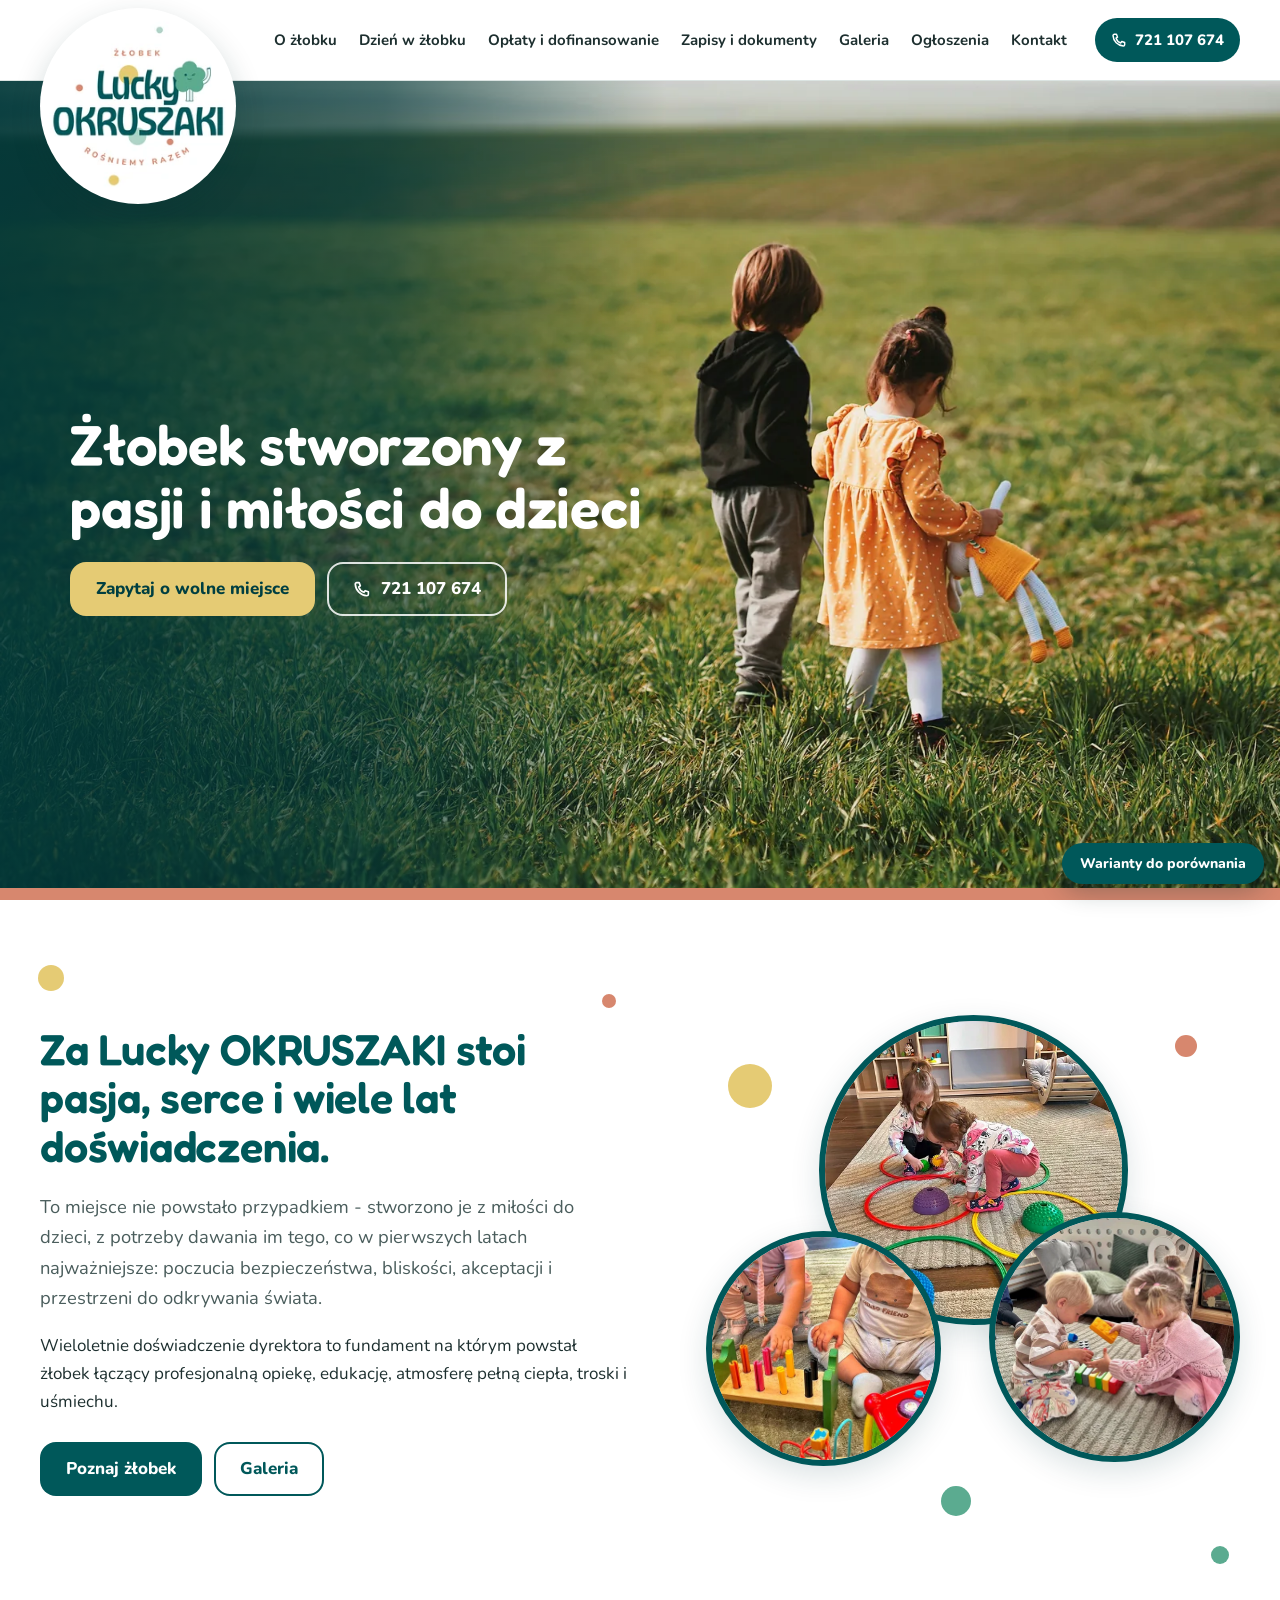
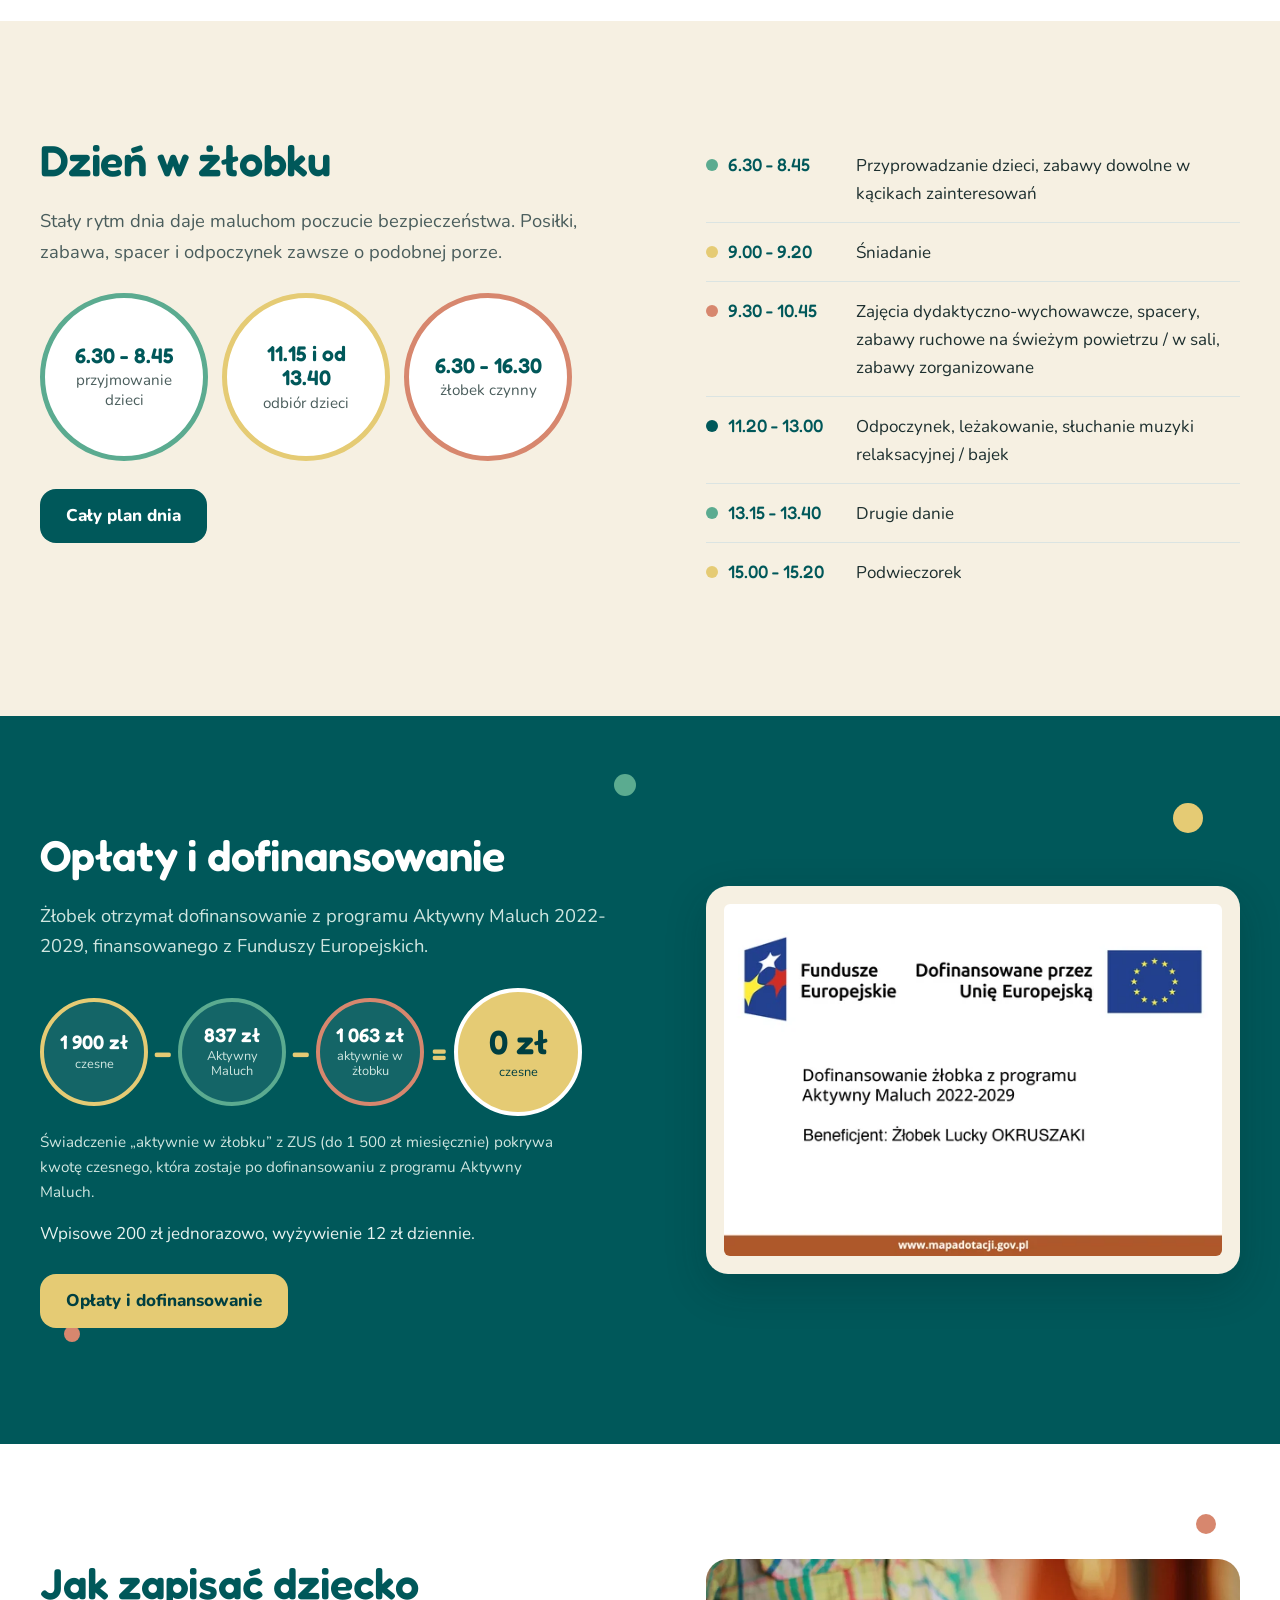
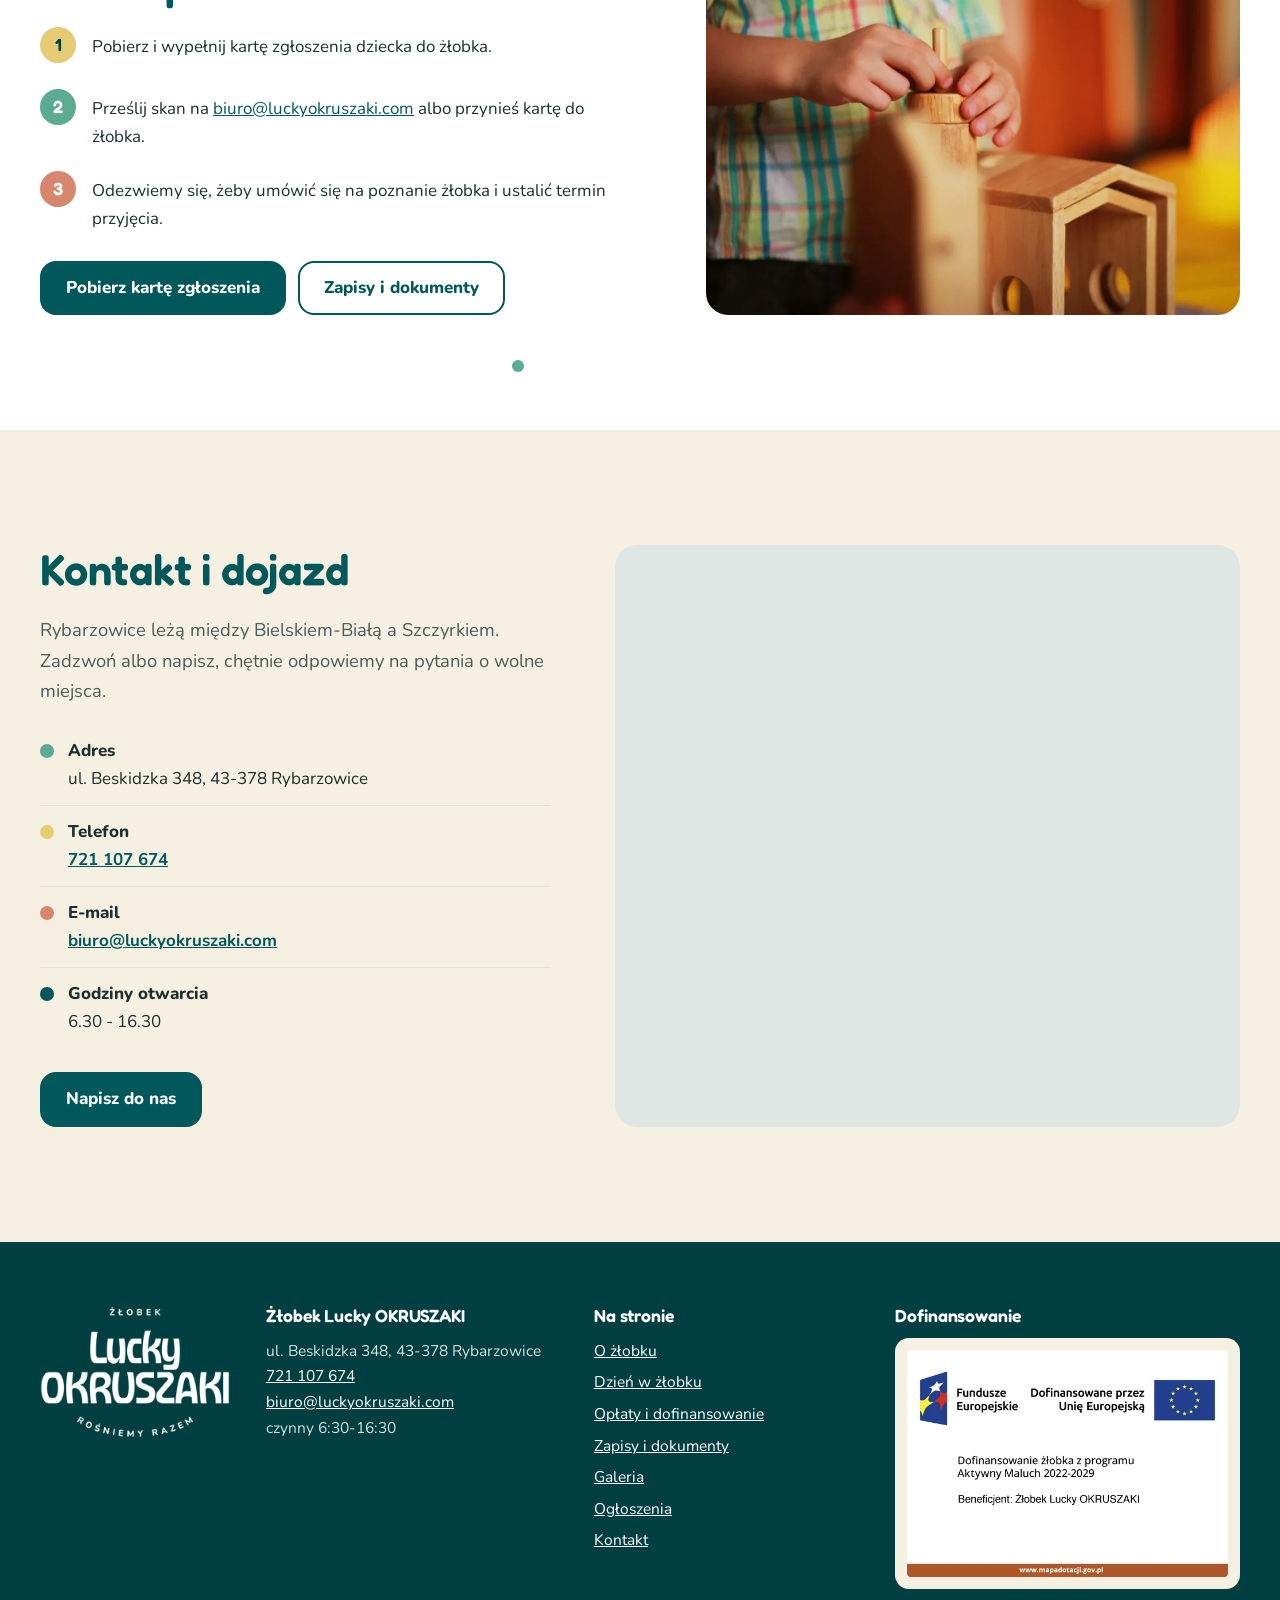
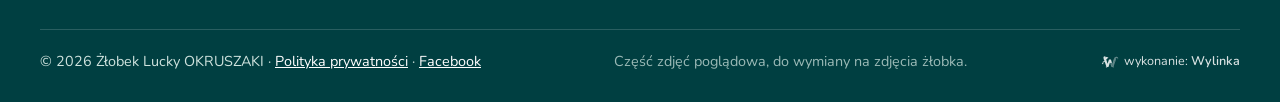
<file: index.html>
<!doctype html>
<html lang="pl">
<head>
<meta charset="utf-8">
<meta name="viewport" content="width=device-width,initial-scale=1">
<meta name="robots" content="noindex, nofollow" data-podglad>
<title>Żłobek Lucky OKRUSZAKI w Rybarzowicach | żłobek dla dzieci do lat 3</title>
<meta name="description" content="Żłobek Lucky OKRUSZAKI w Rybarzowicach, ul. Beskidzka 348. Opieka nad dziećmi do lat 3, czynny 6.30-16.30, dofinansowanie z programu Aktywny Maluch. Tel. 721 107 674.">
<link rel="canonical" href="https://okruszaki.pl/">
<meta property="og:title" content="Żłobek Lucky OKRUSZAKI w Rybarzowicach | żłobek dla dzieci do lat 3"><meta property="og:description" content="Żłobek Lucky OKRUSZAKI w Rybarzowicach, ul. Beskidzka 348. Opieka nad dziećmi do lat 3, czynny 6.30-16.30, dofinansowanie z programu Aktywny Maluch. Tel. 721 107 674."><meta property="og:type" content="website"><meta property="og:locale" content="pl_PL"><meta property="og:image" content="https://okruszaki.pl/img/logo-600.png">
<meta name="theme-color" content="#00585a">
<link rel="icon" type="image/png" sizes="48x48" href="img/ikona-48.png"><link rel="icon" type="image/png" sizes="96x96" href="img/ikona-96.png"><link rel="icon" type="image/png" sizes="192x192" href="img/ikona-192.png"><link rel="apple-touch-icon" href="img/apple-touch-icon.png">
<link rel="preload" href="fonts/fredoka-600.woff2" as="font" type="font/woff2" crossorigin><link rel="preload" href="fonts/nunito.woff2" as="font" type="font/woff2" crossorigin>
<link rel="preload" as="image" href="img/para-1600.webp" imagesrcset="img/para-640.webp 640w, img/para-1024.webp 1024w, img/para-1600.webp 1600w, img/para-2400.webp 2400w, img/para-3200.webp 3200w" imagesizes="(max-width:760px) 160vw, 100vw" fetchpriority="high">
<link rel="stylesheet" href="style.css">
<style>
.wylinka-badge{display:inline-flex;align-items:center;gap:.4em;color:inherit;text-decoration:none;font-size:.875em;line-height:1;opacity:.85}
.wylinka-badge:hover,.wylinka-badge:focus-visible{opacity:1}
.wylinka-badge:focus-visible{outline:2px solid currentColor;outline-offset:3px;border-radius:2px}
.wylinka-badge svg{width:18px;height:18px;flex:none;overflow:visible}
.wylinka-badge b{font-weight:600}
.wylinka-badge .wy-old{opacity:.45;transform-origin:40px 30px;transition:transform .32s cubic-bezier(.3,.7,.4,1),opacity .32s ease-out}
.wylinka-badge .wy-pod{opacity:0;transition:opacity .2s ease-out .08s}
.wylinka-badge:hover .wy-old,.wylinka-badge:focus-visible .wy-old{transform:translate(9px,7px) rotate(9deg);opacity:0}
.wylinka-badge:hover .wy-pod,.wylinka-badge:focus-visible .wy-pod{opacity:1}
@media (prefers-reduced-motion:reduce){.wylinka-badge .wy-old,.wylinka-badge .wy-pod{transition:none}.wylinka-badge:hover .wy-old,.wylinka-badge:focus-visible .wy-old{transform:none;opacity:.45}.wylinka-badge:hover .wy-pod,.wylinka-badge:focus-visible .wy-pod{opacity:0}}

</style>
<script>/* warianty do porównania w podglądzie: ?wariant=zielone-tytuly | okrag-logo | oba | obecny | linia-okrag-pomaranczowy | linia-okrag-zielony, ?oplaty=poprzednie | nowe */
(function(){try{var h=document.documentElement,q=new URLSearchParams(location.search),s=sessionStorage,w=q.get('wariant'),o=q.get('oplaty');
if(w){s.setItem('okr-t',(w=='zielone-tytuly'||w=='oba')?'1':'0');s.setItem('okr-l',(w=='okrag-logo'||w=='oba')?'1':'0');s.setItem('okr-k',/^linia-/.test(w)?'1':'0');s.setItem('okr-c',w=='linia-okrag-pomaranczowy'?'1':w=='linia-okrag-zielony'?'2':'0')}
if(o){s.setItem('okr-o',o=='poprzednie'?'1':'0')}
if(s.getItem('okr-t')=='1')h.classList.add('w-tytuly');if(s.getItem('okr-l')=='1')h.classList.add('w-okrag');if(s.getItem('okr-o')=='1')h.classList.add('op-stare');if(s.getItem('okr-k')=='1')h.classList.add('w-linia');var c=s.getItem('okr-c');if(c=='1')h.classList.add('w-kolo-p');if(c=='2')h.classList.add('w-kolo-z')}catch(e){}})();</script>
<script type="application/ld+json">{"@context": "https://schema.org", "@type": "ChildCare", "name": "Żłobek Lucky OKRUSZAKI", "url": "https://okruszaki.pl/", "logo": "https://okruszaki.pl/img/logo-600.png", "image": "https://okruszaki.pl/img/logo-600.png", "telephone": "+48721107674", "email": "biuro@luckyokruszaki.com", "address": {"@type": "PostalAddress", "streetAddress": "ul. Beskidzka 348", "postalCode": "43-378", "addressLocality": "Rybarzowice", "addressCountry": "PL"}, "openingHours": "Mo-Fr 06:30-16:30", "sameAs": ["https://www.facebook.com/people/%C5%BB%C5%82obek-Lucky-Okruszaki/61586409999313/"]}</script>
</head>
<body>
<a class="skip" href="#tresc">Przejdź do treści</a>
<div class="top"><div class="wrap">
<a class="logo" href="./" aria-label="Żłobek Lucky OKRUSZAKI - strona główna"><img src="img/logo-kolo-440.webp" srcset="img/logo-kolo-220.webp 220w, img/logo-kolo-440.webp 440w, img/logo-kolo-660.webp 660w" sizes="(max-width:760px) 112px, 196px" width="440" height="440" alt="Żłobek Lucky OKRUSZAKI - rośniemy razem"></a>
<nav class="nav" aria-label="Menu główne"><a href="o-zlobku.html">O żłobku</a><a href="dzien-w-zlobku.html">Dzień w żłobku</a><a href="oplaty-i-dofinansowanie.html">Opłaty i dofinansowanie</a><a href="zapisy-i-dokumenty.html">Zapisy i dokumenty</a><a href="galeria.html">Galeria</a><a href="ogloszenia.html">Ogłoszenia</a><a href="kontakt.html">Kontakt</a></nav>
<a class="tel" href="tel:+48721107674"><svg viewBox="0 0 24 24" aria-hidden="true" fill="none" stroke="currentColor" stroke-width="2.2" stroke-linecap="round" stroke-linejoin="round"><path d="M5 3.5h3.2l1.6 4.3-2.2 1.5a11 11 0 0 0 7.1 7.1l1.5-2.2 4.3 1.6V19a2 2 0 0 1-2 2A16.5 16.5 0 0 1 3 5.5a2 2 0 0 1 2-2z"/></svg>721 107 674</a>
<button class="burger" type="button" aria-expanded="false" aria-controls="panel" aria-label="Otwórz menu"><span></span><span></span><span></span></button>
</div></div>
<nav class="panel" id="panel" aria-label="Menu"><a href="./" aria-current="page">Strona główna</a><a href="o-zlobku.html">O żłobku</a><a href="dzien-w-zlobku.html">Dzień w żłobku</a><a href="oplaty-i-dofinansowanie.html">Opłaty i dofinansowanie</a><a href="zapisy-i-dokumenty.html">Zapisy i dokumenty</a><a href="galeria.html">Galeria</a><a href="ogloszenia.html">Ogłoszenia</a><a href="kontakt.html">Kontakt</a><a class="tel" href="tel:+48721107674"><svg viewBox="0 0 24 24" aria-hidden="true" fill="none" stroke="currentColor" stroke-width="2.2" stroke-linecap="round" stroke-linejoin="round"><path d="M5 3.5h3.2l1.6 4.3-2.2 1.5a11 11 0 0 0 7.1 7.1l1.5-2.2 4.3 1.6V19a2 2 0 0 1-2 2A16.5 16.5 0 0 1 3 5.5a2 2 0 0 1 2-2z"/></svg>Zadzwoń: 721 107 674</a></nav>
<main id="tresc">
<section class="hero">
<img class="tlo" src="img/para-1600.webp" srcset="img/para-640.webp 640w, img/para-1024.webp 1024w, img/para-1600.webp 1600w, img/para-2400.webp 2400w, img/para-3200.webp 3200w" sizes="(max-width:760px) 160vw, 100vw" width="1600" height="1148" alt="Chłopiec i dziewczynka idą razem przez zieloną łąkę, widoczni od tyłu" fetchpriority="high">
<div class="wrap">
<h1>Żłobek stworzony z pasji i miłości do dzieci</h1>
<div class="btns"><a class="btn btn-z" href="kontakt.html">Zapytaj o wolne miejsce</a><a class="btn btn-o" href="tel:+48721107674"><svg viewBox="0 0 24 24" aria-hidden="true" fill="none" stroke="currentColor" stroke-width="2.2" stroke-linecap="round" stroke-linejoin="round"><path d="M5 3.5h3.2l1.6 4.3-2.2 1.5a11 11 0 0 0 7.1 7.1l1.5-2.2 4.3 1.6V19a2 2 0 0 1-2 2A16.5 16.5 0 0 1 3 5.5a2 2 0 0 1 2-2z"/></svg>721 107 674</a></div>
</div></section>

<section class="sek" aria-labelledby="h-o">
<span class="okr o-z" style="width:26px;height:26px;left:3%;top:9%" aria-hidden="true"></span><span class="okr o-t" style="width:14px;height:14px;left:47%;top:13%" aria-hidden="true"></span><span class="okr o-g" style="width:18px;height:18px;right:4%;bottom:8%" aria-hidden="true"></span>
<div class="wrap dwie">
<div>
<h2 id="h-o">Za Lucky OKRUSZAKI stoi pasja, serce i wiele lat doświadczenia.</h2>
<p class="lead2">To miejsce nie powstało przypadkiem - stworzono je z miłości do dzieci, z potrzeby dawania im tego, co w pierwszych latach najważniejsze: poczucia bezpieczeństwa, bliskości, akceptacji i przestrzeni do odkrywania świata.</p>
<p>Wieloletnie doświadczenie dyrektora to fundament na którym powstał żłobek łączący profesjonalną opiekę, edukację, atmosferę pełną ciepła, troski i uśmiechu.</p>
<div class="btns" style="margin-top:26px"><a class="btn btn-m" href="o-zlobku.html">Poznaj żłobek</a><a class="btn btn-ol" href="galeria.html">Galeria</a></div>
</div>
<div class="korona">
<span class="okr o-z" style="width:44px;height:44px;left:4%;top:10%" aria-hidden="true"></span><span class="okr o-t" style="width:22px;height:22px;right:8%;top:4%" aria-hidden="true"></span><span class="okr o-g" style="width:30px;height:30px;left:44%;bottom:-2%" aria-hidden="true"></span>
<button type="button" class="k k1" data-full="img/zl-obreczne-pelne.webp" aria-label="Powiększ zdjęcie: Dwie dziewczynki bawią się sensorycznymi półkulami w kolorowych obręczach w sali żłobka"><img src="img/zl-obreczne-720.webp" srcset="img/zl-obreczne-480.webp 480w, img/zl-obreczne-720.webp 720w, img/zl-obreczne-1080.webp 1080w" sizes="(max-width:900px) 58vw, 330px" width="720" height="720" alt="Dwie dziewczynki bawią się sensorycznymi półkulami w kolorowych obręczach w sali żłobka" loading="lazy" decoding="async"></button>
<button type="button" class="k k2" data-full="img/zl-zabawki-pelne.webp" aria-label="Powiększ zdjęcie: Maluchy bawią się kolorową drewnianą przebijanką i zabawką edukacyjną na dywanie"><img src="img/zl-zabawki-720.webp" srcset="img/zl-zabawki-480.webp 480w, img/zl-zabawki-720.webp 720w, img/zl-zabawki-1080.webp 1080w" sizes="(max-width:900px) 44vw, 250px" width="720" height="720" alt="Maluchy bawią się kolorową drewnianą przebijanką i zabawką edukacyjną na dywanie" loading="lazy" decoding="async"></button>
<button type="button" class="k k3" data-full="img/zl-klocki-pelne.webp" aria-label="Powiększ zdjęcie: Chłopiec i dziewczynka wspólnie układają duże kolorowe klocki na dywanie"><img src="img/zl-klocki-720.webp" srcset="img/zl-klocki-480.webp 480w, img/zl-klocki-720.webp 720w, img/zl-klocki-1080.webp 1080w" sizes="(max-width:900px) 47vw, 270px" width="720" height="720" alt="Chłopiec i dziewczynka wspólnie układają duże kolorowe klocki na dywanie" loading="lazy" decoding="async"></button>
</div>
</div></section>

<section class="sek sek-s" aria-labelledby="h-d">
<div class="wrap dwie" style="align-items:start">
<div>
<h2 id="h-d">Dzień w żłobku</h2>
<p class="lead2">Stały rytm dnia daje maluchom poczucie bezpieczeństwa. Posiłki, zabawa, spacer i odpoczynek zawsze o podobnej porze.</p>
<ul class="godz"><li><b>6.30 - 8.45</b>przyjmowanie dzieci</li><li><b>11.15 i od 13.40</b>odbiór dzieci</li><li><b>6.30 - 16.30</b>żłobek czynny</li></ul>
<div class="btns" style="margin-top:28px"><a class="btn btn-m" href="dzien-w-zlobku.html">Cały plan dnia</a></div>
</div>
<div><ol class="plan"><li><span class="g">6.30 - 8.45</span><span>Przyprowadzanie dzieci, zabawy dowolne w kącikach zainteresowań</span></li><li><span class="g">9.00 - 9.20</span><span>Śniadanie</span></li><li><span class="g">9.30 - 10.45</span><span>Zajęcia dydaktyczno-wychowawcze, spacery, zabawy ruchowe na świeżym powietrzu / w sali, zabawy zorganizowane</span></li><li><span class="g">11.20 - 13.00</span><span>Odpoczynek, leżakowanie, słuchanie muzyki relaksacyjnej / bajek</span></li><li><span class="g">13.15 - 13.40</span><span>Drugie danie</span></li><li><span class="g">15.00 - 15.20</span><span>Podwieczorek</span></li></ol></div>
</div></section>

<section class="sek sek-m" aria-labelledby="h-f">
<span class="okr o-z" style="width:30px;height:30px;right:6%;top:12%" aria-hidden="true"></span><span class="okr o-t" style="width:16px;height:16px;left:5%;bottom:14%" aria-hidden="true"></span><span class="okr o-g" style="width:22px;height:22px;left:48%;top:8%" aria-hidden="true"></span>
<div class="wrap dwie">
<div>
<h2 id="h-f">Opłaty i dofinansowanie</h2>
<p class="lead2">Żłobek otrzymał dofinansowanie z programu Aktywny Maluch 2022-2029, finansowanego z Funduszy Europejskich.</p>
<ul class="rownanie" aria-label="Czesne 1 900 zł minus 837 zł z programu Aktywny Maluch minus 1 063 zł świadczenia aktywnie w żłobku, do zapłaty 0 zł czesnego">
<li><span class="kk"><b>1 900 zł</b>czesne</span></li>
<li><span class="op" aria-hidden="true">&minus;</span><span class="kk"><b>837 zł</b>Aktywny Maluch</span></li>
<li><span class="op" aria-hidden="true">&minus;</span><span class="kk"><b>1 063 zł</b>aktywnie w żłobku</span></li>
<li><span class="op" aria-hidden="true">=</span><span class="kk zero"><b>0 zł</b>czesne</span></li>
</ul>
<p class="przyp">Świadczenie „aktywnie w żłobku” z ZUS (do 1 500 zł miesięcznie) pokrywa kwotę czesnego, która zostaje po dofinansowaniu z programu Aktywny Maluch.</p>
<p>Wpisowe 200 zł jednorazowo, wyżywienie 12 zł dziennie.</p>
<div class="btns" style="margin-top:26px"><a class="btn btn-z" href="oplaty-i-dofinansowanie.html">Opłaty i dofinansowanie</a></div>
</div>
<div class="tablica"><img src="img/aktywny-maluch-1120.webp" srcset="img/aktywny-maluch-560.webp 560w, img/aktywny-maluch-1120.webp 1120w" sizes="(max-width:600px) 90vw, 530px" width="1120" height="792" alt="Fundusze Europejskie, Dofinansowane przez Unię Europejską. Dofinansowanie żłobka z programu Aktywny Maluch 2022-2029. Beneficjent: Żłobek Lucky OKRUSZAKI. www.mapadotacji.gov.pl" loading="lazy"></div>
</div></section>

<section class="sek" aria-labelledby="h-z">
<span class="okr o-t" style="width:20px;height:20px;right:5%;top:12%" aria-hidden="true"></span><span class="okr o-g" style="width:12px;height:12px;left:40%;bottom:10%" aria-hidden="true"></span>
<div class="wrap dwie">
<div>
<h2 id="h-z">Jak zapisać dziecko</h2>
<ol class="kroki">
<li>Pobierz i wypełnij kartę zgłoszenia dziecka do żłobka.</li>
<li>Prześlij skan na <a href="mailto:biuro@luckyokruszaki.com">biuro@luckyokruszaki.com</a> albo przynieś kartę do żłobka.</li>
<li>Odezwiemy się, żeby umówić się na poznanie żłobka i ustalić termin przyjęcia.</li>
</ol>
<div class="btns"><a class="btn btn-m" href="dok/karta-zgloszenia-lucky-okruszaki.pdf" download>Pobierz kartę zgłoszenia</a><a class="btn btn-ol" href="zapisy-i-dokumenty.html">Zapisy i dokumenty</a></div>
</div>
<button type="button" class="zdj" data-full="img/domek-1440.webp" aria-label="Powiększ zdjęcie: Dziecięce ręce przy drewnianej zabawce"><img src="img/domek-960.webp" srcset="img/domek-480.webp 480w, img/domek-960.webp 960w, img/domek-1440.webp 1440w" sizes="(max-width:900px) 92vw, 540px" width="960" height="640" alt="Dziecięce ręce przy drewnianej zabawce" loading="lazy" decoding="async"></button>
</div></section>

<section class="sek sek-s" aria-labelledby="h-k">
<div class="wrap kontakt">
<div><h2 id="h-k">Kontakt i dojazd</h2><p class="lead2">Rybarzowice leżą między Bielskiem-Białą a Szczyrkiem. Zadzwoń albo napisz, chętnie odpowiemy na pytania o wolne miejsca.</p><ul class="dane">
<li><span class="kr" style="background:var(--ziel)"></span><span><b>Adres</b>ul. Beskidzka 348, 43-378 Rybarzowice</span></li>
<li><span class="kr" style="background:var(--zolty)"></span><span><b>Telefon</b><a href="tel:+48721107674">721 107 674</a></span></li>
<li><span class="kr" style="background:var(--terra)"></span><span><b>E-mail</b><a href="mailto:biuro@luckyokruszaki.com">biuro@luckyokruszaki.com</a></span></li>
<li><span class="kr" style="background:var(--morski)"></span><span><b>Godziny otwarcia</b>6.30 - 16.30</span></li></ul><div class="btns"><a class="btn btn-m" href="kontakt.html">Napisz do nas</a></div></div>
<div class="mapa"><iframe src="https://maps.google.com/maps?q=Beskidzka%20348%2C%2043-378%20Rybarzowice&amp;z=15&amp;output=embed" title="Mapa dojazdu: Żłobek Lucky OKRUSZAKI, ul. Beskidzka 348, Rybarzowice" referrerpolicy="no-referrer-when-downgrade" allowfullscreen></iframe></div>
</div></section>
</main>
<footer class="stopka"><div class="wrap">
<div class="st">
<div class="logo-st"><img src="img/logo-biale-480.webp" srcset="img/logo-biale-240.webp 240w, img/logo-biale-480.webp 480w" sizes="190px" width="480" height="333" alt="Żłobek Lucky OKRUSZAKI - rośniemy razem" loading="lazy"></div>
<div><h3>Żłobek Lucky OKRUSZAKI</h3><p>ul. Beskidzka 348, 43-378 Rybarzowice<br><a href="tel:+48721107674">721 107 674</a><br><a href="mailto:biuro@luckyokruszaki.com">biuro@luckyokruszaki.com</a><br>czynny 6:30-16:30</p></div>
<div><h3>Na stronie</h3><ul><li><a href="o-zlobku.html">O żłobku</a></li><li><a href="dzien-w-zlobku.html">Dzień w żłobku</a></li><li><a href="oplaty-i-dofinansowanie.html">Opłaty i dofinansowanie</a></li><li><a href="zapisy-i-dokumenty.html">Zapisy i dokumenty</a></li><li><a href="galeria.html">Galeria</a></li><li><a href="ogloszenia.html">Ogłoszenia</a></li><li><a href="kontakt.html">Kontakt</a></li></ul></div>
<div class="szer"><h3>Dofinansowanie</h3><div class="tab"><img src="img/aktywny-maluch-560.webp" width="560" height="396" alt="Fundusze Europejskie, Dofinansowane przez Unię Europejską. Dofinansowanie żłobka z programu Aktywny Maluch 2022-2029. Beneficjent: Żłobek Lucky OKRUSZAKI. www.mapadotacji.gov.pl" loading="lazy"></div></div>
</div>
<div class="st-dol"><span>&copy; <span id="rok">2026</span> Żłobek Lucky OKRUSZAKI &middot; <a href="polityka-prywatnosci.html">Polityka prywatności</a> &middot; <a href="https://www.facebook.com/people/%C5%BB%C5%82obek-Lucky-Okruszaki/61586409999313/" rel="noopener">Facebook</a></span><span style="opacity:.75">Część zdjęć poglądowa, do wymiany na zdjęcia żłobka.</span><a class="wylinka-badge" href="https://wylinka.pl/?utm_source=okruszaki.pl&amp;utm_medium=stopka&amp;utm_campaign=wykonanie" rel="noopener" title="Strona wykonana przez Wylinka"><svg viewBox="0 0 64 64" aria-hidden="true" focusable="false" fill="currentColor"><path d="M9.8 22.8l-1.2-7.9 2.2-3.7 15.5 4.6-.5 1.5-7.2 5.5 4.7 15.6 5-15.6 7 0 4.1 12.7-4.2-.9-2.6 1.8-.8-2.2-5.3 15.6-4.3 0 .4 .2-2.1 2.8-1.3-1.1 1.1-1.4-3.1 .2-.1-1.7 2.2-.1-5.7-16.5-4.8 .6-.8 3.1 0 .5-.3 .5 .8 2.2-1.6 .5-.4-1.3-.8 1.6-1.5-.8 .8-1.6-1.4 .6-.6-1.6 2.3-.8 .2-.4 1.3-4.8 5.9-.8-2.4-6.9zM15.2 13.7l-.1-.4-.4 .8-.1 .8 .1 1 .1 .4 .3 .7 .3-.9 .1-.7 0-.8z"/><path class="wy-pod" d="M37.1 49.8l-4.5-13.3 2.6-1.8 4.2 .9 .9 2.8 3-9.7 0-.5 .1-.8 3.2-8.4 .5-1 .6-1 .9-1.1 1.3-1 1.1-.7 1.4-.5 1.4-.3 .7 0 .9 0 1.2 .3 1.4 .6 .8 .5 .7 .7 .6 .7 .5 .9 .3 .9 .1 .9 0 .8-.2 .9-.5 .9-.5 .6-.7 .5-.7 .3-.1-.1 0-.1 .5-.5 .3-.7 .2-.5 0-.6-.1-.6-.3-.7-.4-.5-.4-.4-.5-.3-.6-.3-.7 0-.7 .1-.6 .1-.5 .4-.5 .5-.3 .5-.2 .7-.1 1.5-1.4 5.1-.8 3.3-.3 .7-.5 .7-6 17.5 1.9 .1-.1 1.7-3.1-.2 1.1 1.4-1.3 1.1-2.1-2.8 .4-.2z"/><path class="wy-old" d="M40.8 50l.4-.2-4.1 0-4.2-12.5 2.5-1.7 4.3 .9 .6 1.9 .6-1.6 0-.3 2.4-7.8 0-.5 .1-.8 3.2-8.4 .4-.8 .6-.9 .9-1.2 .9-.9 1.3-.8 1.4-.6 1.2-.3 1.4-.1 1.3 .1 .6 .2 .8 .3 1.1 .6 .9 .7 .7 .9 .5 .9 .3 .9 .1 1.1-.1 .9-.3 .9-.4 .7-.6 .7-.6 .4-.6 .2-.1-.1 0-.1 .5-.5 .3-.7 .2-.5 0-.5-.1-.6-.2-.6-.3-.5-.4-.5-.5-.3-.6-.3-.7-.1-.6 0-.6 .1-.6 .3-.6 .5-.3 .4-.2 .5-.1 .5-.1 1.5-1.4 5.1-.8 3.3-.3 .7-.5 .7-6 17.5 1.9 .1-.1 1.7-3.1-.2 1.1 1.4-1.3 1.1zM49.6 17.1l.6 1.7-1.5 1.9 .4 .4 1.8-2.1-.7-2.1zM48.1 28.3l.5 1.8-1.7 1.8 .4 .4 1.9-2-.6-2.2zM37.9 41.7l1.7-1.5-.4-.4-1.7 1.4zM42.6 38.7l-1.5 2.8 1.1 2-1.3 2.6 .5 .2 1.5-2.8-1.1-2 1.4-2.5z"/></svg><span>wykonanie: <b>Wylinka</b></span></a></div>
</div></footer>
<div class="lb" id="lb" role="dialog" aria-modal="true" aria-label="Powiększone zdjęcie"><button class="x" type="button" aria-label="Zamknij">&times;</button><button class="p" type="button" aria-label="Poprzednie">&lsaquo;</button><img alt=""><button class="n" type="button" aria-label="Następne">&rsaquo;</button><div class="licz"></div></div>
<div class="warianty" id="warianty"><button class="w-kup" type="button" aria-expanded="false" aria-controls="w-lista">Warianty do porównania</button>
<div class="w-lista" id="w-lista">
<p><b>Linia pod nagłówkiem zakładek</b><span><button type="button" data-w="k" data-v="0">pomarańczowa (obecna)</button><button type="button" data-w="k" data-v="1">ciemnozielona</button></span></p>
<p><b>Okrąg przy dużym zdjęciu w nagłówku</b><span><button type="button" data-w="c" data-v="0">biały (obecny)</button><button type="button" data-w="c" data-v="1">pomarańczowy</button><button type="button" data-w="c" data-v="2">ciemnozielony</button></span></p>
<p><b>Tytuły zakładek</b><span><button type="button" data-w="t" data-v="0">białe (obecne)</button><button type="button" data-w="t" data-v="1">ciemnozielone</button></span></p>
<p><b>Logo</b><span><button type="button" data-w="l" data-v="0">bez okręgu (obecne)</button><button type="button" data-w="l" data-v="1">z cienkim okręgiem</button></span></p>
<p><b>Zakładka Opłaty, górna część</b><span><button type="button" data-w="o" data-v="0">jaśniejsza (nowa)</button><button type="button" data-w="o" data-v="1">ciemnozielona (poprzednia)</button></span></p>
<a href="oplaty-i-dofinansowanie.html">Przejdź do zakładki Opłaty</a>
</div></div>
<script src="app.js" defer></script>
</body>
</html>
</file>
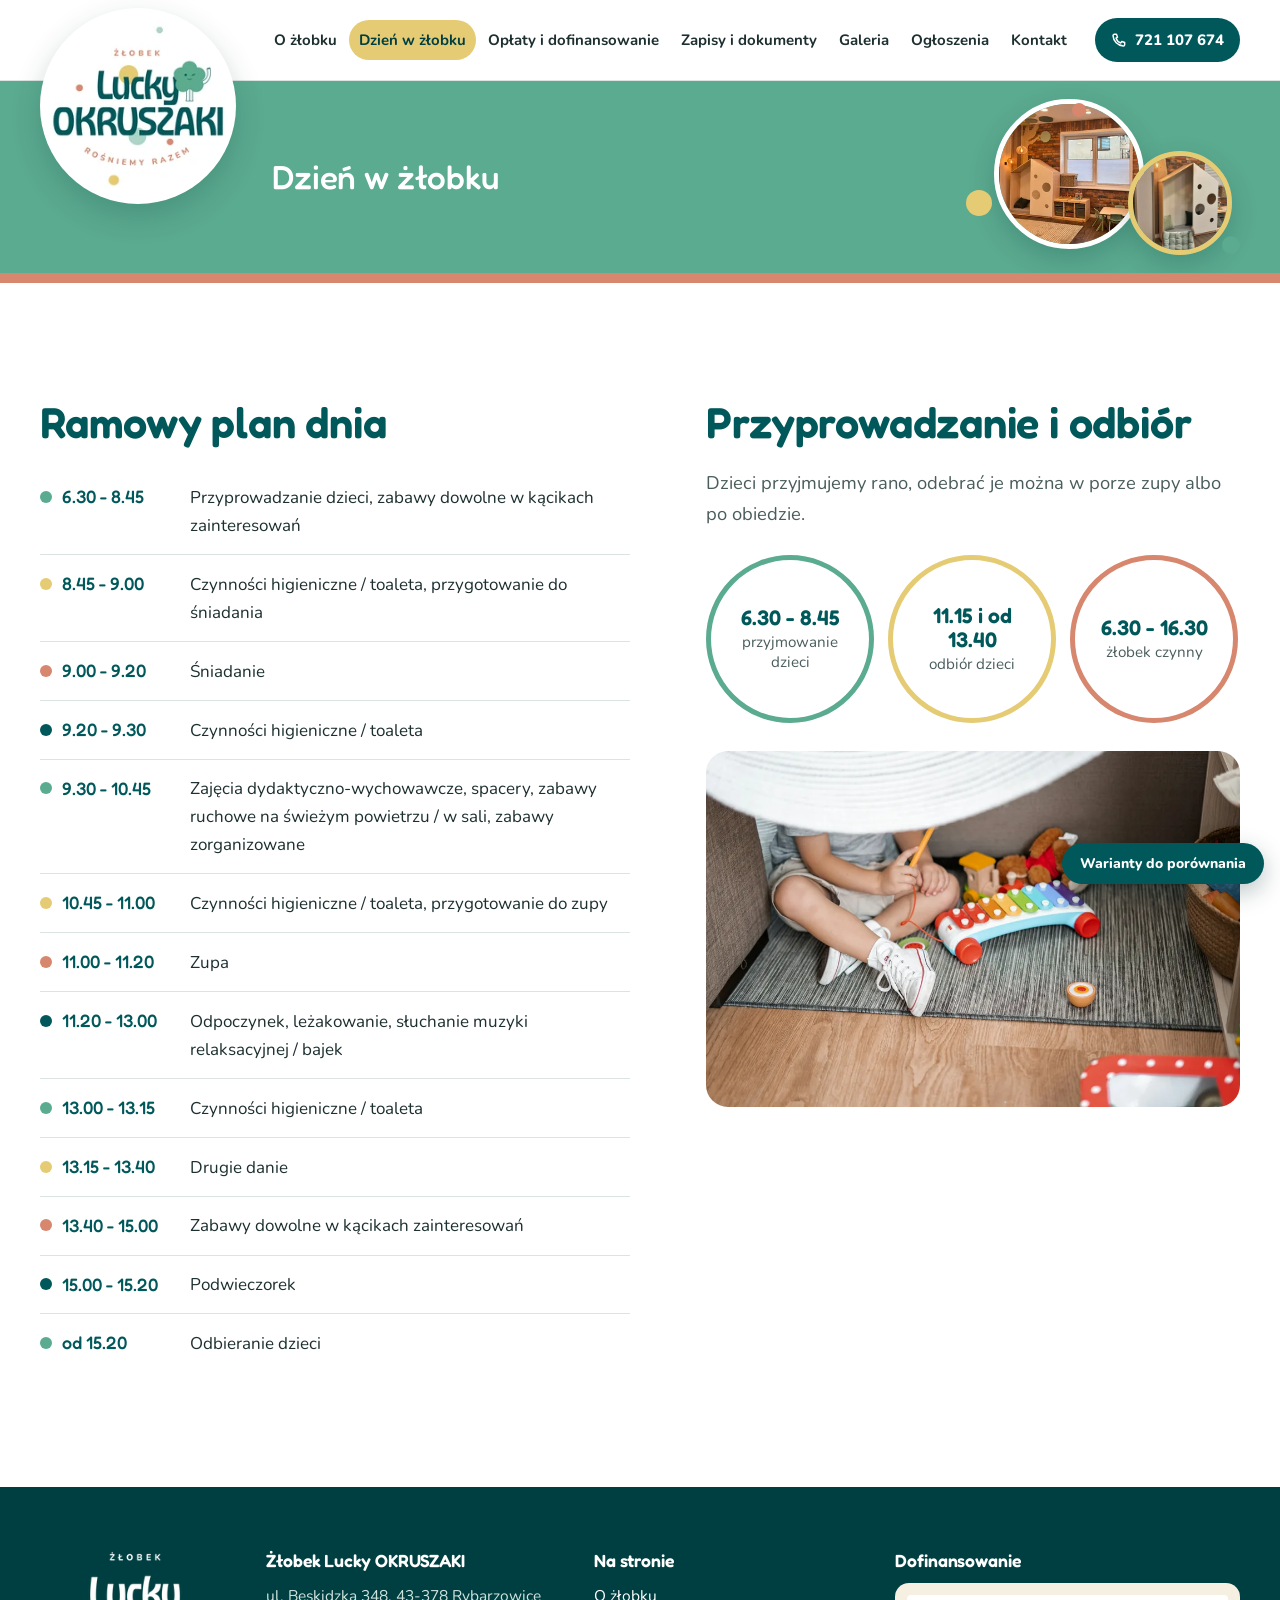
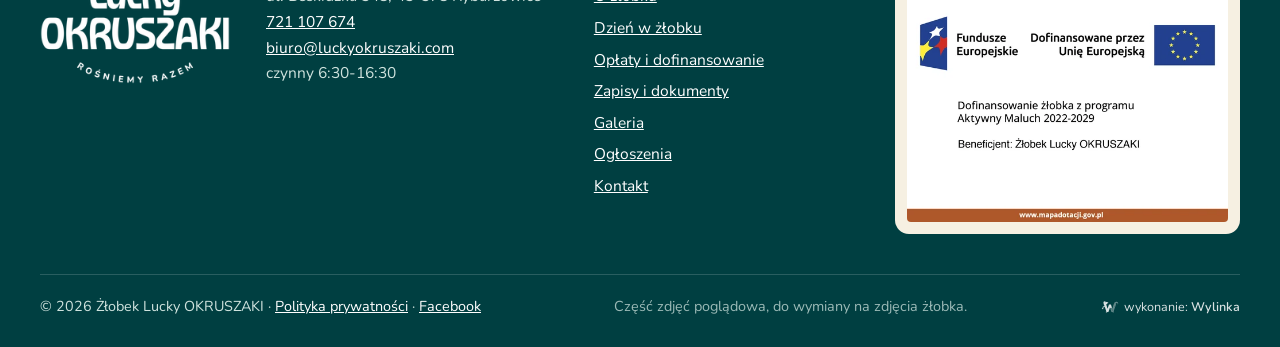
<file: dzien-w-zlobku.html>
<!doctype html>
<html lang="pl">
<head>
<meta charset="utf-8">
<meta name="viewport" content="width=device-width,initial-scale=1">
<meta name="robots" content="noindex, nofollow" data-podglad>
<title>Dzień w żłobku, plan dnia | Żłobek Lucky OKRUSZAKI</title>
<meta name="description" content="Ramowy plan dnia w żłobku Lucky OKRUSZAKI w Rybarzowicach: przyjmowanie dzieci 6.30-8.45, śniadanie, zajęcia, zupa, leżakowanie, drugie danie, podwieczorek. Odbiór 11.15 i od 13.40.">
<link rel="canonical" href="https://okruszaki.pl/dzien-w-zlobku">
<meta property="og:title" content="Dzień w żłobku, plan dnia | Żłobek Lucky OKRUSZAKI"><meta property="og:description" content="Ramowy plan dnia w żłobku Lucky OKRUSZAKI w Rybarzowicach: przyjmowanie dzieci 6.30-8.45, śniadanie, zajęcia, zupa, leżakowanie, drugie danie, podwieczorek. Odbiór 11.15 i od 13.40."><meta property="og:type" content="website"><meta property="og:locale" content="pl_PL"><meta property="og:image" content="https://okruszaki.pl/img/logo-600.png">
<meta name="theme-color" content="#00585a">
<link rel="icon" type="image/png" sizes="48x48" href="img/ikona-48.png"><link rel="icon" type="image/png" sizes="96x96" href="img/ikona-96.png"><link rel="icon" type="image/png" sizes="192x192" href="img/ikona-192.png"><link rel="apple-touch-icon" href="img/apple-touch-icon.png">
<link rel="preload" href="fonts/fredoka-600.woff2" as="font" type="font/woff2" crossorigin><link rel="preload" href="fonts/fredoka-500.woff2" as="font" type="font/woff2" crossorigin><link rel="preload" href="fonts/nunito.woff2" as="font" type="font/woff2" crossorigin>
<link rel="stylesheet" href="style.css">
<style>
.wylinka-badge{display:inline-flex;align-items:center;gap:.4em;color:inherit;text-decoration:none;font-size:.875em;line-height:1;opacity:.85}
.wylinka-badge:hover,.wylinka-badge:focus-visible{opacity:1}
.wylinka-badge:focus-visible{outline:2px solid currentColor;outline-offset:3px;border-radius:2px}
.wylinka-badge svg{width:18px;height:18px;flex:none;overflow:visible}
.wylinka-badge b{font-weight:600}
.wylinka-badge .wy-old{opacity:.45;transform-origin:40px 30px;transition:transform .32s cubic-bezier(.3,.7,.4,1),opacity .32s ease-out}
.wylinka-badge .wy-pod{opacity:0;transition:opacity .2s ease-out .08s}
.wylinka-badge:hover .wy-old,.wylinka-badge:focus-visible .wy-old{transform:translate(9px,7px) rotate(9deg);opacity:0}
.wylinka-badge:hover .wy-pod,.wylinka-badge:focus-visible .wy-pod{opacity:1}
@media (prefers-reduced-motion:reduce){.wylinka-badge .wy-old,.wylinka-badge .wy-pod{transition:none}.wylinka-badge:hover .wy-old,.wylinka-badge:focus-visible .wy-old{transform:none;opacity:.45}.wylinka-badge:hover .wy-pod,.wylinka-badge:focus-visible .wy-pod{opacity:0}}

</style>
<script>/* warianty do porównania w podglądzie: ?wariant=zielone-tytuly | okrag-logo | oba | obecny | linia-okrag-pomaranczowy | linia-okrag-zielony, ?oplaty=poprzednie | nowe */
(function(){try{var h=document.documentElement,q=new URLSearchParams(location.search),s=sessionStorage,w=q.get('wariant'),o=q.get('oplaty');
if(w){s.setItem('okr-t',(w=='zielone-tytuly'||w=='oba')?'1':'0');s.setItem('okr-l',(w=='okrag-logo'||w=='oba')?'1':'0');s.setItem('okr-k',/^linia-/.test(w)?'1':'0');s.setItem('okr-c',w=='linia-okrag-pomaranczowy'?'1':w=='linia-okrag-zielony'?'2':'0')}
if(o){s.setItem('okr-o',o=='poprzednie'?'1':'0')}
if(s.getItem('okr-t')=='1')h.classList.add('w-tytuly');if(s.getItem('okr-l')=='1')h.classList.add('w-okrag');if(s.getItem('okr-o')=='1')h.classList.add('op-stare');if(s.getItem('okr-k')=='1')h.classList.add('w-linia');var c=s.getItem('okr-c');if(c=='1')h.classList.add('w-kolo-p');if(c=='2')h.classList.add('w-kolo-z')}catch(e){}})();</script>
<script type="application/ld+json">{"@context": "https://schema.org", "@type": "ChildCare", "name": "Żłobek Lucky OKRUSZAKI", "url": "https://okruszaki.pl/", "logo": "https://okruszaki.pl/img/logo-600.png", "image": "https://okruszaki.pl/img/logo-600.png", "telephone": "+48721107674", "email": "biuro@luckyokruszaki.com", "address": {"@type": "PostalAddress", "streetAddress": "ul. Beskidzka 348", "postalCode": "43-378", "addressLocality": "Rybarzowice", "addressCountry": "PL"}, "openingHours": "Mo-Fr 06:30-16:30", "sameAs": ["https://www.facebook.com/people/%C5%BB%C5%82obek-Lucky-Okruszaki/61586409999313/"]}</script><script type="application/ld+json">{"@context": "https://schema.org", "@type": "BreadcrumbList", "itemListElement": [{"@type": "ListItem", "position": 1, "name": "Strona główna", "item": "https://okruszaki.pl/"}, {"@type": "ListItem", "position": 2, "name": "Dzień w żłobku, plan dnia", "item": "https://okruszaki.pl/dzien-w-zlobku"}]}</script>
</head>
<body>
<a class="skip" href="#tresc">Przejdź do treści</a>
<div class="top"><div class="wrap">
<a class="logo" href="./" aria-label="Żłobek Lucky OKRUSZAKI - strona główna"><img src="img/logo-kolo-440.webp" srcset="img/logo-kolo-220.webp 220w, img/logo-kolo-440.webp 440w, img/logo-kolo-660.webp 660w" sizes="(max-width:760px) 112px, 196px" width="440" height="440" alt="Żłobek Lucky OKRUSZAKI - rośniemy razem"></a>
<nav class="nav" aria-label="Menu główne"><a href="o-zlobku.html">O żłobku</a><a href="dzien-w-zlobku.html" aria-current="page">Dzień w żłobku</a><a href="oplaty-i-dofinansowanie.html">Opłaty i dofinansowanie</a><a href="zapisy-i-dokumenty.html">Zapisy i dokumenty</a><a href="galeria.html">Galeria</a><a href="ogloszenia.html">Ogłoszenia</a><a href="kontakt.html">Kontakt</a></nav>
<a class="tel" href="tel:+48721107674"><svg viewBox="0 0 24 24" aria-hidden="true" fill="none" stroke="currentColor" stroke-width="2.2" stroke-linecap="round" stroke-linejoin="round"><path d="M5 3.5h3.2l1.6 4.3-2.2 1.5a11 11 0 0 0 7.1 7.1l1.5-2.2 4.3 1.6V19a2 2 0 0 1-2 2A16.5 16.5 0 0 1 3 5.5a2 2 0 0 1 2-2z"/></svg>721 107 674</a>
<button class="burger" type="button" aria-expanded="false" aria-controls="panel" aria-label="Otwórz menu"><span></span><span></span><span></span></button>
</div></div>
<nav class="panel" id="panel" aria-label="Menu"><a href="./">Strona główna</a><a href="o-zlobku.html">O żłobku</a><a href="dzien-w-zlobku.html" aria-current="page">Dzień w żłobku</a><a href="oplaty-i-dofinansowanie.html">Opłaty i dofinansowanie</a><a href="zapisy-i-dokumenty.html">Zapisy i dokumenty</a><a href="galeria.html">Galeria</a><a href="ogloszenia.html">Ogłoszenia</a><a href="kontakt.html">Kontakt</a><a class="tel" href="tel:+48721107674"><svg viewBox="0 0 24 24" aria-hidden="true" fill="none" stroke="currentColor" stroke-width="2.2" stroke-linecap="round" stroke-linejoin="round"><path d="M5 3.5h3.2l1.6 4.3-2.2 1.5a11 11 0 0 0 7.1 7.1l1.5-2.2 4.3 1.6V19a2 2 0 0 1-2 2A16.5 16.5 0 0 1 3 5.5a2 2 0 0 1 2-2z"/></svg>Zadzwoń: 721 107 674</a></nav>
<main id="tresc">
<header class="pod">
<div class="wrap"><h1>Dzień w żłobku</h1><div class="pod-deko" aria-hidden="true"><span class="okr o-z" style="width:26px;height:26px;left:2%;top:58%"></span><span class="okr o-t" style="width:14px;height:14px;left:40%;top:4%"></span><span class="okr o-g" style="width:18px;height:18px;right:0;bottom:2%"></span><img class="pk1" src="img/zw-cegla-k480.webp" srcset="img/zw-cegla-k240.webp 240w, img/zw-cegla-k480.webp 480w" sizes="(max-width:760px) 72px, 150px" width="480" height="480" alt=""><img class="pk2" src="img/zw-domek-k240.webp" srcset="img/zw-domek-k240.webp 240w, img/zw-domek-k480.webp 480w" sizes="(max-width:760px) 50px, 104px" width="240" height="240" alt=""></div></div></header><section class="sek"><div class="wrap dwie" style="align-items:start">
<div><h2>Ramowy plan dnia</h2><ol class="plan"><li><span class="g">6.30 - 8.45</span><span>Przyprowadzanie dzieci, zabawy dowolne w kącikach zainteresowań</span></li><li><span class="g">8.45 - 9.00</span><span>Czynności higieniczne / toaleta, przygotowanie do śniadania</span></li><li><span class="g">9.00 - 9.20</span><span>Śniadanie</span></li><li><span class="g">9.20 - 9.30</span><span>Czynności higieniczne / toaleta</span></li><li><span class="g">9.30 - 10.45</span><span>Zajęcia dydaktyczno-wychowawcze, spacery, zabawy ruchowe na świeżym powietrzu / w sali, zabawy zorganizowane</span></li><li><span class="g">10.45 - 11.00</span><span>Czynności higieniczne / toaleta, przygotowanie do zupy</span></li><li><span class="g">11.00 - 11.20</span><span>Zupa</span></li><li><span class="g">11.20 - 13.00</span><span>Odpoczynek, leżakowanie, słuchanie muzyki relaksacyjnej / bajek</span></li><li><span class="g">13.00 - 13.15</span><span>Czynności higieniczne / toaleta</span></li><li><span class="g">13.15 - 13.40</span><span>Drugie danie</span></li><li><span class="g">13.40 - 15.00</span><span>Zabawy dowolne w kącikach zainteresowań</span></li><li><span class="g">15.00 - 15.20</span><span>Podwieczorek</span></li><li><span class="g">od 15.20</span><span>Odbieranie dzieci</span></li></ol></div>
<div><h2>Przyprowadzanie i odbiór</h2><p class="lead2">Dzieci przyjmujemy rano, odebrać je można w porze zupy albo po obiedzie.</p><ul class="godz"><li><b>6.30 - 8.45</b>przyjmowanie dzieci</li><li><b>11.15 i od 13.40</b>odbiór dzieci</li><li><b>6.30 - 16.30</b>żłobek czynny</li></ul>
<div style="margin-top:28px"><button type="button" class="zdj" data-full="img/pokoj-1440.webp" aria-label="Powiększ zdjęcie: Maluch bawi się drewnianymi zabawkami na dywanie"><img src="img/pokoj-960.webp" srcset="img/pokoj-480.webp 480w, img/pokoj-960.webp 960w, img/pokoj-1440.webp 1440w" sizes="(max-width:900px) 92vw, 520px" width="960" height="640" alt="Maluch bawi się drewnianymi zabawkami na dywanie" loading="lazy" decoding="async"></button></div></div>
</div></section>
</main>
<footer class="stopka"><div class="wrap">
<div class="st">
<div class="logo-st"><img src="img/logo-biale-480.webp" srcset="img/logo-biale-240.webp 240w, img/logo-biale-480.webp 480w" sizes="190px" width="480" height="333" alt="Żłobek Lucky OKRUSZAKI - rośniemy razem" loading="lazy"></div>
<div><h3>Żłobek Lucky OKRUSZAKI</h3><p>ul. Beskidzka 348, 43-378 Rybarzowice<br><a href="tel:+48721107674">721 107 674</a><br><a href="mailto:biuro@luckyokruszaki.com">biuro@luckyokruszaki.com</a><br>czynny 6:30-16:30</p></div>
<div><h3>Na stronie</h3><ul><li><a href="o-zlobku.html">O żłobku</a></li><li><a href="dzien-w-zlobku.html">Dzień w żłobku</a></li><li><a href="oplaty-i-dofinansowanie.html">Opłaty i dofinansowanie</a></li><li><a href="zapisy-i-dokumenty.html">Zapisy i dokumenty</a></li><li><a href="galeria.html">Galeria</a></li><li><a href="ogloszenia.html">Ogłoszenia</a></li><li><a href="kontakt.html">Kontakt</a></li></ul></div>
<div class="szer"><h3>Dofinansowanie</h3><div class="tab"><img src="img/aktywny-maluch-560.webp" width="560" height="396" alt="Fundusze Europejskie, Dofinansowane przez Unię Europejską. Dofinansowanie żłobka z programu Aktywny Maluch 2022-2029. Beneficjent: Żłobek Lucky OKRUSZAKI. www.mapadotacji.gov.pl" loading="lazy"></div></div>
</div>
<div class="st-dol"><span>&copy; <span id="rok">2026</span> Żłobek Lucky OKRUSZAKI &middot; <a href="polityka-prywatnosci.html">Polityka prywatności</a> &middot; <a href="https://www.facebook.com/people/%C5%BB%C5%82obek-Lucky-Okruszaki/61586409999313/" rel="noopener">Facebook</a></span><span style="opacity:.75">Część zdjęć poglądowa, do wymiany na zdjęcia żłobka.</span><a class="wylinka-badge" href="https://wylinka.pl/?utm_source=okruszaki.pl&amp;utm_medium=stopka&amp;utm_campaign=wykonanie" rel="noopener" title="Strona wykonana przez Wylinka"><svg viewBox="0 0 64 64" aria-hidden="true" focusable="false" fill="currentColor"><path d="M9.8 22.8l-1.2-7.9 2.2-3.7 15.5 4.6-.5 1.5-7.2 5.5 4.7 15.6 5-15.6 7 0 4.1 12.7-4.2-.9-2.6 1.8-.8-2.2-5.3 15.6-4.3 0 .4 .2-2.1 2.8-1.3-1.1 1.1-1.4-3.1 .2-.1-1.7 2.2-.1-5.7-16.5-4.8 .6-.8 3.1 0 .5-.3 .5 .8 2.2-1.6 .5-.4-1.3-.8 1.6-1.5-.8 .8-1.6-1.4 .6-.6-1.6 2.3-.8 .2-.4 1.3-4.8 5.9-.8-2.4-6.9zM15.2 13.7l-.1-.4-.4 .8-.1 .8 .1 1 .1 .4 .3 .7 .3-.9 .1-.7 0-.8z"/><path class="wy-pod" d="M37.1 49.8l-4.5-13.3 2.6-1.8 4.2 .9 .9 2.8 3-9.7 0-.5 .1-.8 3.2-8.4 .5-1 .6-1 .9-1.1 1.3-1 1.1-.7 1.4-.5 1.4-.3 .7 0 .9 0 1.2 .3 1.4 .6 .8 .5 .7 .7 .6 .7 .5 .9 .3 .9 .1 .9 0 .8-.2 .9-.5 .9-.5 .6-.7 .5-.7 .3-.1-.1 0-.1 .5-.5 .3-.7 .2-.5 0-.6-.1-.6-.3-.7-.4-.5-.4-.4-.5-.3-.6-.3-.7 0-.7 .1-.6 .1-.5 .4-.5 .5-.3 .5-.2 .7-.1 1.5-1.4 5.1-.8 3.3-.3 .7-.5 .7-6 17.5 1.9 .1-.1 1.7-3.1-.2 1.1 1.4-1.3 1.1-2.1-2.8 .4-.2z"/><path class="wy-old" d="M40.8 50l.4-.2-4.1 0-4.2-12.5 2.5-1.7 4.3 .9 .6 1.9 .6-1.6 0-.3 2.4-7.8 0-.5 .1-.8 3.2-8.4 .4-.8 .6-.9 .9-1.2 .9-.9 1.3-.8 1.4-.6 1.2-.3 1.4-.1 1.3 .1 .6 .2 .8 .3 1.1 .6 .9 .7 .7 .9 .5 .9 .3 .9 .1 1.1-.1 .9-.3 .9-.4 .7-.6 .7-.6 .4-.6 .2-.1-.1 0-.1 .5-.5 .3-.7 .2-.5 0-.5-.1-.6-.2-.6-.3-.5-.4-.5-.5-.3-.6-.3-.7-.1-.6 0-.6 .1-.6 .3-.6 .5-.3 .4-.2 .5-.1 .5-.1 1.5-1.4 5.1-.8 3.3-.3 .7-.5 .7-6 17.5 1.9 .1-.1 1.7-3.1-.2 1.1 1.4-1.3 1.1zM49.6 17.1l.6 1.7-1.5 1.9 .4 .4 1.8-2.1-.7-2.1zM48.1 28.3l.5 1.8-1.7 1.8 .4 .4 1.9-2-.6-2.2zM37.9 41.7l1.7-1.5-.4-.4-1.7 1.4zM42.6 38.7l-1.5 2.8 1.1 2-1.3 2.6 .5 .2 1.5-2.8-1.1-2 1.4-2.5z"/></svg><span>wykonanie: <b>Wylinka</b></span></a></div>
</div></footer>
<div class="lb" id="lb" role="dialog" aria-modal="true" aria-label="Powiększone zdjęcie"><button class="x" type="button" aria-label="Zamknij">&times;</button><button class="p" type="button" aria-label="Poprzednie">&lsaquo;</button><img alt=""><button class="n" type="button" aria-label="Następne">&rsaquo;</button><div class="licz"></div></div>
<div class="warianty" id="warianty"><button class="w-kup" type="button" aria-expanded="false" aria-controls="w-lista">Warianty do porównania</button>
<div class="w-lista" id="w-lista">
<p><b>Linia pod nagłówkiem zakładek</b><span><button type="button" data-w="k" data-v="0">pomarańczowa (obecna)</button><button type="button" data-w="k" data-v="1">ciemnozielona</button></span></p>
<p><b>Okrąg przy dużym zdjęciu w nagłówku</b><span><button type="button" data-w="c" data-v="0">biały (obecny)</button><button type="button" data-w="c" data-v="1">pomarańczowy</button><button type="button" data-w="c" data-v="2">ciemnozielony</button></span></p>
<p><b>Tytuły zakładek</b><span><button type="button" data-w="t" data-v="0">białe (obecne)</button><button type="button" data-w="t" data-v="1">ciemnozielone</button></span></p>
<p><b>Logo</b><span><button type="button" data-w="l" data-v="0">bez okręgu (obecne)</button><button type="button" data-w="l" data-v="1">z cienkim okręgiem</button></span></p>
<p><b>Zakładka Opłaty, górna część</b><span><button type="button" data-w="o" data-v="0">jaśniejsza (nowa)</button><button type="button" data-w="o" data-v="1">ciemnozielona (poprzednia)</button></span></p>
<a href="oplaty-i-dofinansowanie.html">Przejdź do zakładki Opłaty</a>
</div></div>
<script src="app.js" defer></script>
</body>
</html>
</file>
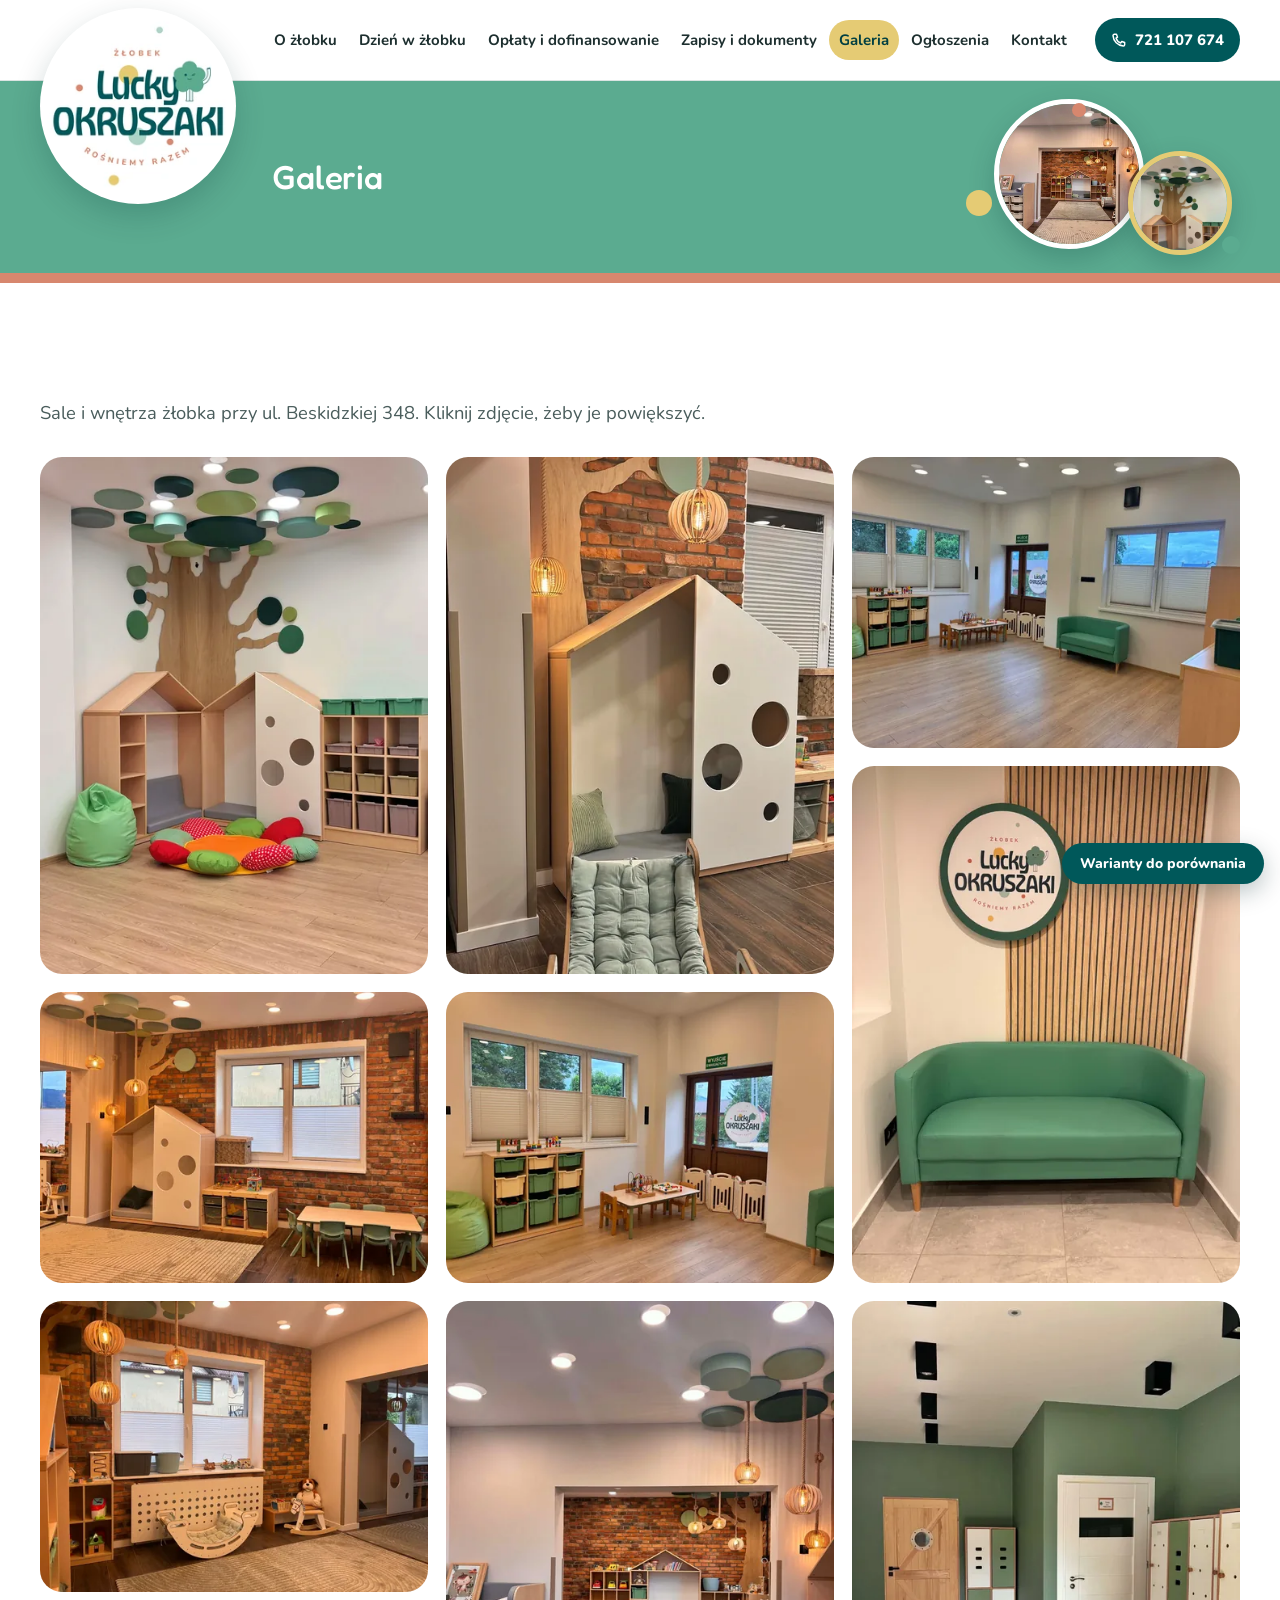
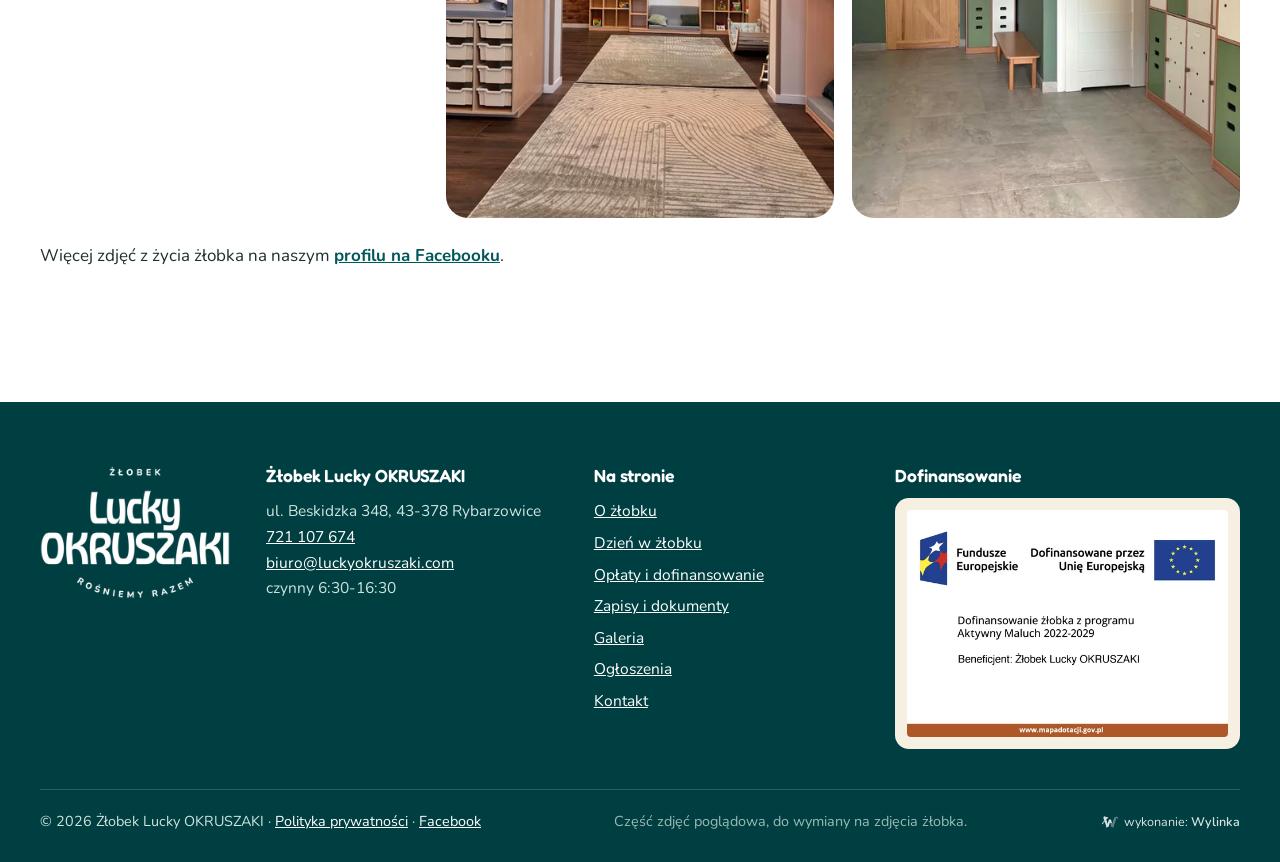
<file: galeria.html>
<!doctype html>
<html lang="pl">
<head>
<meta charset="utf-8">
<meta name="viewport" content="width=device-width,initial-scale=1">
<meta name="robots" content="noindex, nofollow" data-podglad>
<title>Galeria | Żłobek Lucky OKRUSZAKI Rybarzowice</title>
<meta name="description" content="Galeria zdjęć żłobka Lucky OKRUSZAKI w Rybarzowicach: sale zabaw, kącik z drzewem, domki do odpoczynku i wnętrza żłobka.">
<link rel="canonical" href="https://okruszaki.pl/galeria">
<meta property="og:title" content="Galeria | Żłobek Lucky OKRUSZAKI Rybarzowice"><meta property="og:description" content="Galeria zdjęć żłobka Lucky OKRUSZAKI w Rybarzowicach: sale zabaw, kącik z drzewem, domki do odpoczynku i wnętrza żłobka."><meta property="og:type" content="website"><meta property="og:locale" content="pl_PL"><meta property="og:image" content="https://okruszaki.pl/img/logo-600.png">
<meta name="theme-color" content="#00585a">
<link rel="icon" type="image/png" sizes="48x48" href="img/ikona-48.png"><link rel="icon" type="image/png" sizes="96x96" href="img/ikona-96.png"><link rel="icon" type="image/png" sizes="192x192" href="img/ikona-192.png"><link rel="apple-touch-icon" href="img/apple-touch-icon.png">
<link rel="preload" href="fonts/fredoka-600.woff2" as="font" type="font/woff2" crossorigin><link rel="preload" href="fonts/fredoka-500.woff2" as="font" type="font/woff2" crossorigin><link rel="preload" href="fonts/nunito.woff2" as="font" type="font/woff2" crossorigin>
<link rel="stylesheet" href="style.css">
<style>
.wylinka-badge{display:inline-flex;align-items:center;gap:.4em;color:inherit;text-decoration:none;font-size:.875em;line-height:1;opacity:.85}
.wylinka-badge:hover,.wylinka-badge:focus-visible{opacity:1}
.wylinka-badge:focus-visible{outline:2px solid currentColor;outline-offset:3px;border-radius:2px}
.wylinka-badge svg{width:18px;height:18px;flex:none;overflow:visible}
.wylinka-badge b{font-weight:600}
.wylinka-badge .wy-old{opacity:.45;transform-origin:40px 30px;transition:transform .32s cubic-bezier(.3,.7,.4,1),opacity .32s ease-out}
.wylinka-badge .wy-pod{opacity:0;transition:opacity .2s ease-out .08s}
.wylinka-badge:hover .wy-old,.wylinka-badge:focus-visible .wy-old{transform:translate(9px,7px) rotate(9deg);opacity:0}
.wylinka-badge:hover .wy-pod,.wylinka-badge:focus-visible .wy-pod{opacity:1}
@media (prefers-reduced-motion:reduce){.wylinka-badge .wy-old,.wylinka-badge .wy-pod{transition:none}.wylinka-badge:hover .wy-old,.wylinka-badge:focus-visible .wy-old{transform:none;opacity:.45}.wylinka-badge:hover .wy-pod,.wylinka-badge:focus-visible .wy-pod{opacity:0}}

</style>
<script>/* warianty do porównania w podglądzie: ?wariant=zielone-tytuly | okrag-logo | oba | obecny | linia-okrag-pomaranczowy | linia-okrag-zielony, ?oplaty=poprzednie | nowe */
(function(){try{var h=document.documentElement,q=new URLSearchParams(location.search),s=sessionStorage,w=q.get('wariant'),o=q.get('oplaty');
if(w){s.setItem('okr-t',(w=='zielone-tytuly'||w=='oba')?'1':'0');s.setItem('okr-l',(w=='okrag-logo'||w=='oba')?'1':'0');s.setItem('okr-k',/^linia-/.test(w)?'1':'0');s.setItem('okr-c',w=='linia-okrag-pomaranczowy'?'1':w=='linia-okrag-zielony'?'2':'0')}
if(o){s.setItem('okr-o',o=='poprzednie'?'1':'0')}
if(s.getItem('okr-t')=='1')h.classList.add('w-tytuly');if(s.getItem('okr-l')=='1')h.classList.add('w-okrag');if(s.getItem('okr-o')=='1')h.classList.add('op-stare');if(s.getItem('okr-k')=='1')h.classList.add('w-linia');var c=s.getItem('okr-c');if(c=='1')h.classList.add('w-kolo-p');if(c=='2')h.classList.add('w-kolo-z')}catch(e){}})();</script>
<script type="application/ld+json">{"@context": "https://schema.org", "@type": "ChildCare", "name": "Żłobek Lucky OKRUSZAKI", "url": "https://okruszaki.pl/", "logo": "https://okruszaki.pl/img/logo-600.png", "image": "https://okruszaki.pl/img/logo-600.png", "telephone": "+48721107674", "email": "biuro@luckyokruszaki.com", "address": {"@type": "PostalAddress", "streetAddress": "ul. Beskidzka 348", "postalCode": "43-378", "addressLocality": "Rybarzowice", "addressCountry": "PL"}, "openingHours": "Mo-Fr 06:30-16:30", "sameAs": ["https://www.facebook.com/people/%C5%BB%C5%82obek-Lucky-Okruszaki/61586409999313/"]}</script><script type="application/ld+json">{"@context": "https://schema.org", "@type": "BreadcrumbList", "itemListElement": [{"@type": "ListItem", "position": 1, "name": "Strona główna", "item": "https://okruszaki.pl/"}, {"@type": "ListItem", "position": 2, "name": "Galeria", "item": "https://okruszaki.pl/galeria"}]}</script>
</head>
<body>
<a class="skip" href="#tresc">Przejdź do treści</a>
<div class="top"><div class="wrap">
<a class="logo" href="./" aria-label="Żłobek Lucky OKRUSZAKI - strona główna"><img src="img/logo-kolo-440.webp" srcset="img/logo-kolo-220.webp 220w, img/logo-kolo-440.webp 440w, img/logo-kolo-660.webp 660w" sizes="(max-width:760px) 112px, 196px" width="440" height="440" alt="Żłobek Lucky OKRUSZAKI - rośniemy razem"></a>
<nav class="nav" aria-label="Menu główne"><a href="o-zlobku.html">O żłobku</a><a href="dzien-w-zlobku.html">Dzień w żłobku</a><a href="oplaty-i-dofinansowanie.html">Opłaty i dofinansowanie</a><a href="zapisy-i-dokumenty.html">Zapisy i dokumenty</a><a href="galeria.html" aria-current="page">Galeria</a><a href="ogloszenia.html">Ogłoszenia</a><a href="kontakt.html">Kontakt</a></nav>
<a class="tel" href="tel:+48721107674"><svg viewBox="0 0 24 24" aria-hidden="true" fill="none" stroke="currentColor" stroke-width="2.2" stroke-linecap="round" stroke-linejoin="round"><path d="M5 3.5h3.2l1.6 4.3-2.2 1.5a11 11 0 0 0 7.1 7.1l1.5-2.2 4.3 1.6V19a2 2 0 0 1-2 2A16.5 16.5 0 0 1 3 5.5a2 2 0 0 1 2-2z"/></svg>721 107 674</a>
<button class="burger" type="button" aria-expanded="false" aria-controls="panel" aria-label="Otwórz menu"><span></span><span></span><span></span></button>
</div></div>
<nav class="panel" id="panel" aria-label="Menu"><a href="./">Strona główna</a><a href="o-zlobku.html">O żłobku</a><a href="dzien-w-zlobku.html">Dzień w żłobku</a><a href="oplaty-i-dofinansowanie.html">Opłaty i dofinansowanie</a><a href="zapisy-i-dokumenty.html">Zapisy i dokumenty</a><a href="galeria.html" aria-current="page">Galeria</a><a href="ogloszenia.html">Ogłoszenia</a><a href="kontakt.html">Kontakt</a><a class="tel" href="tel:+48721107674"><svg viewBox="0 0 24 24" aria-hidden="true" fill="none" stroke="currentColor" stroke-width="2.2" stroke-linecap="round" stroke-linejoin="round"><path d="M5 3.5h3.2l1.6 4.3-2.2 1.5a11 11 0 0 0 7.1 7.1l1.5-2.2 4.3 1.6V19a2 2 0 0 1-2 2A16.5 16.5 0 0 1 3 5.5a2 2 0 0 1 2-2z"/></svg>Zadzwoń: 721 107 674</a></nav>
<main id="tresc">
<header class="pod">
<div class="wrap"><h1>Galeria</h1><div class="pod-deko" aria-hidden="true"><span class="okr o-z" style="width:26px;height:26px;left:2%;top:58%"></span><span class="okr o-t" style="width:14px;height:14px;left:40%;top:4%"></span><span class="okr o-g" style="width:18px;height:18px;right:0;bottom:2%"></span><img class="pk1" src="img/zw-korytarz-k480.webp" srcset="img/zw-korytarz-k240.webp 240w, img/zw-korytarz-k480.webp 480w" sizes="(max-width:760px) 72px, 150px" width="480" height="480" alt=""><img class="pk2" src="img/zw-drzewo2-k240.webp" srcset="img/zw-drzewo2-k240.webp 240w, img/zw-drzewo2-k480.webp 480w" sizes="(max-width:760px) 50px, 104px" width="240" height="240" alt=""></div></div></header><section class="sek"><div class="wrap">
<p class="lead2" style="margin-bottom:28px">Sale i wnętrza żłobka przy ul. Beskidzkiej 348. Kliknij zdjęcie, żeby je powiększyć.</p>
<div class="galeria"><button type="button" data-full="img/zw-drzewo-pelne.webp" aria-label="Powiększ zdjęcie: Kącik z drzewem i domkami w sali zabaw żłobka"><img src="img/zw-drzewo-480.webp" srcset="img/zw-drzewo-480.webp 480w, img/zw-drzewo-960.webp 960w" sizes="(max-width:600px) 46vw, 380px" width="960" height="1280" alt="Kącik z drzewem i domkami w sali zabaw żłobka" loading="lazy" decoding="async"></button><button type="button" data-full="img/zw-cegla-pelne.webp" aria-label="Powiększ zdjęcie: Sala z ceglaną ścianą, stolikiem i krzesełkami dla maluchów"><img src="img/zw-cegla-480.webp" srcset="img/zw-cegla-480.webp 480w, img/zw-cegla-960.webp 960w" sizes="(max-width:600px) 46vw, 380px" width="960" height="720" alt="Sala z ceglaną ścianą, stolikiem i krzesełkami dla maluchów" loading="lazy" decoding="async"></button><button type="button" data-full="img/zw-sala-pelne.webp" aria-label="Powiększ zdjęcie: Sala zabaw z bujakiem, regałami i drewnianymi zabawkami"><img src="img/zw-sala-480.webp" srcset="img/zw-sala-480.webp 480w, img/zw-sala-960.webp 960w" sizes="(max-width:600px) 46vw, 380px" width="960" height="720" alt="Sala zabaw z bujakiem, regałami i drewnianymi zabawkami" loading="lazy" decoding="async"></button><button type="button" data-full="img/zw-domek-pelne.webp" aria-label="Powiększ zdjęcie: Drewniany domek z poduszkami do odpoczynku"><img src="img/zw-domek-480.webp" srcset="img/zw-domek-480.webp 480w, img/zw-domek-960.webp 960w" sizes="(max-width:600px) 46vw, 380px" width="960" height="1280" alt="Drewniany domek z poduszkami do odpoczynku" loading="lazy" decoding="async"></button><button type="button" data-full="img/zw-kacik-pelne.webp" aria-label="Powiększ zdjęcie: Jasna sala ze stolikami i regałami z kolorowymi pojemnikami"><img src="img/zw-kacik-480.webp" srcset="img/zw-kacik-480.webp 480w, img/zw-kacik-960.webp 960w" sizes="(max-width:600px) 46vw, 380px" width="960" height="720" alt="Jasna sala ze stolikami i regałami z kolorowymi pojemnikami" loading="lazy" decoding="async"></button><button type="button" data-full="img/zw-korytarz-pelne.webp" aria-label="Powiększ zdjęcie: Przejście do sali z lampami i ceglaną ścianą"><img src="img/zw-korytarz-480.webp" srcset="img/zw-korytarz-480.webp 480w, img/zw-korytarz-960.webp 960w" sizes="(max-width:600px) 46vw, 380px" width="960" height="1280" alt="Przejście do sali z lampami i ceglaną ścianą" loading="lazy" decoding="async"></button><button type="button" data-full="img/zw-sala2-pelne.webp" aria-label="Powiększ zdjęcie: Przestronna sala żłobka z dużymi oknami"><img src="img/zw-sala2-480.webp" srcset="img/zw-sala2-480.webp 480w, img/zw-sala2-960.webp 960w" sizes="(max-width:600px) 46vw, 380px" width="960" height="720" alt="Przestronna sala żłobka z dużymi oknami" loading="lazy" decoding="async"></button><button type="button" data-full="img/zw-kanapa-pelne.webp" aria-label="Powiększ zdjęcie: Zielona kanapa pod logo Lucky OKRUSZAKI"><img src="img/zw-kanapa-480.webp" srcset="img/zw-kanapa-480.webp 480w, img/zw-kanapa-960.webp 960w" sizes="(max-width:600px) 46vw, 380px" width="960" height="1280" alt="Zielona kanapa pod logo Lucky OKRUSZAKI" loading="lazy" decoding="async"></button><button type="button" data-full="img/zw-szatnia-pelne.webp" aria-label="Powiększ zdjęcie: Szatnia z szafkami dla dzieci"><img src="img/zw-szatnia-480.webp" srcset="img/zw-szatnia-480.webp 480w, img/zw-szatnia-960.webp 960w" sizes="(max-width:600px) 46vw, 380px" width="960" height="1280" alt="Szatnia z szafkami dla dzieci" loading="lazy" decoding="async"></button></div>
<p style="margin-top:24px">Więcej zdjęć z życia żłobka na naszym <a href="https://www.facebook.com/people/%C5%BB%C5%82obek-Lucky-Okruszaki/61586409999313/" rel="noopener"><b>profilu na Facebooku</b></a>.</p>
</div></section>
</main>
<footer class="stopka"><div class="wrap">
<div class="st">
<div class="logo-st"><img src="img/logo-biale-480.webp" srcset="img/logo-biale-240.webp 240w, img/logo-biale-480.webp 480w" sizes="190px" width="480" height="333" alt="Żłobek Lucky OKRUSZAKI - rośniemy razem" loading="lazy"></div>
<div><h3>Żłobek Lucky OKRUSZAKI</h3><p>ul. Beskidzka 348, 43-378 Rybarzowice<br><a href="tel:+48721107674">721 107 674</a><br><a href="mailto:biuro@luckyokruszaki.com">biuro@luckyokruszaki.com</a><br>czynny 6:30-16:30</p></div>
<div><h3>Na stronie</h3><ul><li><a href="o-zlobku.html">O żłobku</a></li><li><a href="dzien-w-zlobku.html">Dzień w żłobku</a></li><li><a href="oplaty-i-dofinansowanie.html">Opłaty i dofinansowanie</a></li><li><a href="zapisy-i-dokumenty.html">Zapisy i dokumenty</a></li><li><a href="galeria.html">Galeria</a></li><li><a href="ogloszenia.html">Ogłoszenia</a></li><li><a href="kontakt.html">Kontakt</a></li></ul></div>
<div class="szer"><h3>Dofinansowanie</h3><div class="tab"><img src="img/aktywny-maluch-560.webp" width="560" height="396" alt="Fundusze Europejskie, Dofinansowane przez Unię Europejską. Dofinansowanie żłobka z programu Aktywny Maluch 2022-2029. Beneficjent: Żłobek Lucky OKRUSZAKI. www.mapadotacji.gov.pl" loading="lazy"></div></div>
</div>
<div class="st-dol"><span>&copy; <span id="rok">2026</span> Żłobek Lucky OKRUSZAKI &middot; <a href="polityka-prywatnosci.html">Polityka prywatności</a> &middot; <a href="https://www.facebook.com/people/%C5%BB%C5%82obek-Lucky-Okruszaki/61586409999313/" rel="noopener">Facebook</a></span><span style="opacity:.75">Część zdjęć poglądowa, do wymiany na zdjęcia żłobka.</span><a class="wylinka-badge" href="https://wylinka.pl/?utm_source=okruszaki.pl&amp;utm_medium=stopka&amp;utm_campaign=wykonanie" rel="noopener" title="Strona wykonana przez Wylinka"><svg viewBox="0 0 64 64" aria-hidden="true" focusable="false" fill="currentColor"><path d="M9.8 22.8l-1.2-7.9 2.2-3.7 15.5 4.6-.5 1.5-7.2 5.5 4.7 15.6 5-15.6 7 0 4.1 12.7-4.2-.9-2.6 1.8-.8-2.2-5.3 15.6-4.3 0 .4 .2-2.1 2.8-1.3-1.1 1.1-1.4-3.1 .2-.1-1.7 2.2-.1-5.7-16.5-4.8 .6-.8 3.1 0 .5-.3 .5 .8 2.2-1.6 .5-.4-1.3-.8 1.6-1.5-.8 .8-1.6-1.4 .6-.6-1.6 2.3-.8 .2-.4 1.3-4.8 5.9-.8-2.4-6.9zM15.2 13.7l-.1-.4-.4 .8-.1 .8 .1 1 .1 .4 .3 .7 .3-.9 .1-.7 0-.8z"/><path class="wy-pod" d="M37.1 49.8l-4.5-13.3 2.6-1.8 4.2 .9 .9 2.8 3-9.7 0-.5 .1-.8 3.2-8.4 .5-1 .6-1 .9-1.1 1.3-1 1.1-.7 1.4-.5 1.4-.3 .7 0 .9 0 1.2 .3 1.4 .6 .8 .5 .7 .7 .6 .7 .5 .9 .3 .9 .1 .9 0 .8-.2 .9-.5 .9-.5 .6-.7 .5-.7 .3-.1-.1 0-.1 .5-.5 .3-.7 .2-.5 0-.6-.1-.6-.3-.7-.4-.5-.4-.4-.5-.3-.6-.3-.7 0-.7 .1-.6 .1-.5 .4-.5 .5-.3 .5-.2 .7-.1 1.5-1.4 5.1-.8 3.3-.3 .7-.5 .7-6 17.5 1.9 .1-.1 1.7-3.1-.2 1.1 1.4-1.3 1.1-2.1-2.8 .4-.2z"/><path class="wy-old" d="M40.8 50l.4-.2-4.1 0-4.2-12.5 2.5-1.7 4.3 .9 .6 1.9 .6-1.6 0-.3 2.4-7.8 0-.5 .1-.8 3.2-8.4 .4-.8 .6-.9 .9-1.2 .9-.9 1.3-.8 1.4-.6 1.2-.3 1.4-.1 1.3 .1 .6 .2 .8 .3 1.1 .6 .9 .7 .7 .9 .5 .9 .3 .9 .1 1.1-.1 .9-.3 .9-.4 .7-.6 .7-.6 .4-.6 .2-.1-.1 0-.1 .5-.5 .3-.7 .2-.5 0-.5-.1-.6-.2-.6-.3-.5-.4-.5-.5-.3-.6-.3-.7-.1-.6 0-.6 .1-.6 .3-.6 .5-.3 .4-.2 .5-.1 .5-.1 1.5-1.4 5.1-.8 3.3-.3 .7-.5 .7-6 17.5 1.9 .1-.1 1.7-3.1-.2 1.1 1.4-1.3 1.1zM49.6 17.1l.6 1.7-1.5 1.9 .4 .4 1.8-2.1-.7-2.1zM48.1 28.3l.5 1.8-1.7 1.8 .4 .4 1.9-2-.6-2.2zM37.9 41.7l1.7-1.5-.4-.4-1.7 1.4zM42.6 38.7l-1.5 2.8 1.1 2-1.3 2.6 .5 .2 1.5-2.8-1.1-2 1.4-2.5z"/></svg><span>wykonanie: <b>Wylinka</b></span></a></div>
</div></footer>
<div class="lb" id="lb" role="dialog" aria-modal="true" aria-label="Powiększone zdjęcie"><button class="x" type="button" aria-label="Zamknij">&times;</button><button class="p" type="button" aria-label="Poprzednie">&lsaquo;</button><img alt=""><button class="n" type="button" aria-label="Następne">&rsaquo;</button><div class="licz"></div></div>
<div class="warianty" id="warianty"><button class="w-kup" type="button" aria-expanded="false" aria-controls="w-lista">Warianty do porównania</button>
<div class="w-lista" id="w-lista">
<p><b>Linia pod nagłówkiem zakładek</b><span><button type="button" data-w="k" data-v="0">pomarańczowa (obecna)</button><button type="button" data-w="k" data-v="1">ciemnozielona</button></span></p>
<p><b>Okrąg przy dużym zdjęciu w nagłówku</b><span><button type="button" data-w="c" data-v="0">biały (obecny)</button><button type="button" data-w="c" data-v="1">pomarańczowy</button><button type="button" data-w="c" data-v="2">ciemnozielony</button></span></p>
<p><b>Tytuły zakładek</b><span><button type="button" data-w="t" data-v="0">białe (obecne)</button><button type="button" data-w="t" data-v="1">ciemnozielone</button></span></p>
<p><b>Logo</b><span><button type="button" data-w="l" data-v="0">bez okręgu (obecne)</button><button type="button" data-w="l" data-v="1">z cienkim okręgiem</button></span></p>
<p><b>Zakładka Opłaty, górna część</b><span><button type="button" data-w="o" data-v="0">jaśniejsza (nowa)</button><button type="button" data-w="o" data-v="1">ciemnozielona (poprzednia)</button></span></p>
<a href="oplaty-i-dofinansowanie.html">Przejdź do zakładki Opłaty</a>
</div></div>
<script src="app.js" defer></script>
</body>
</html>
</file>
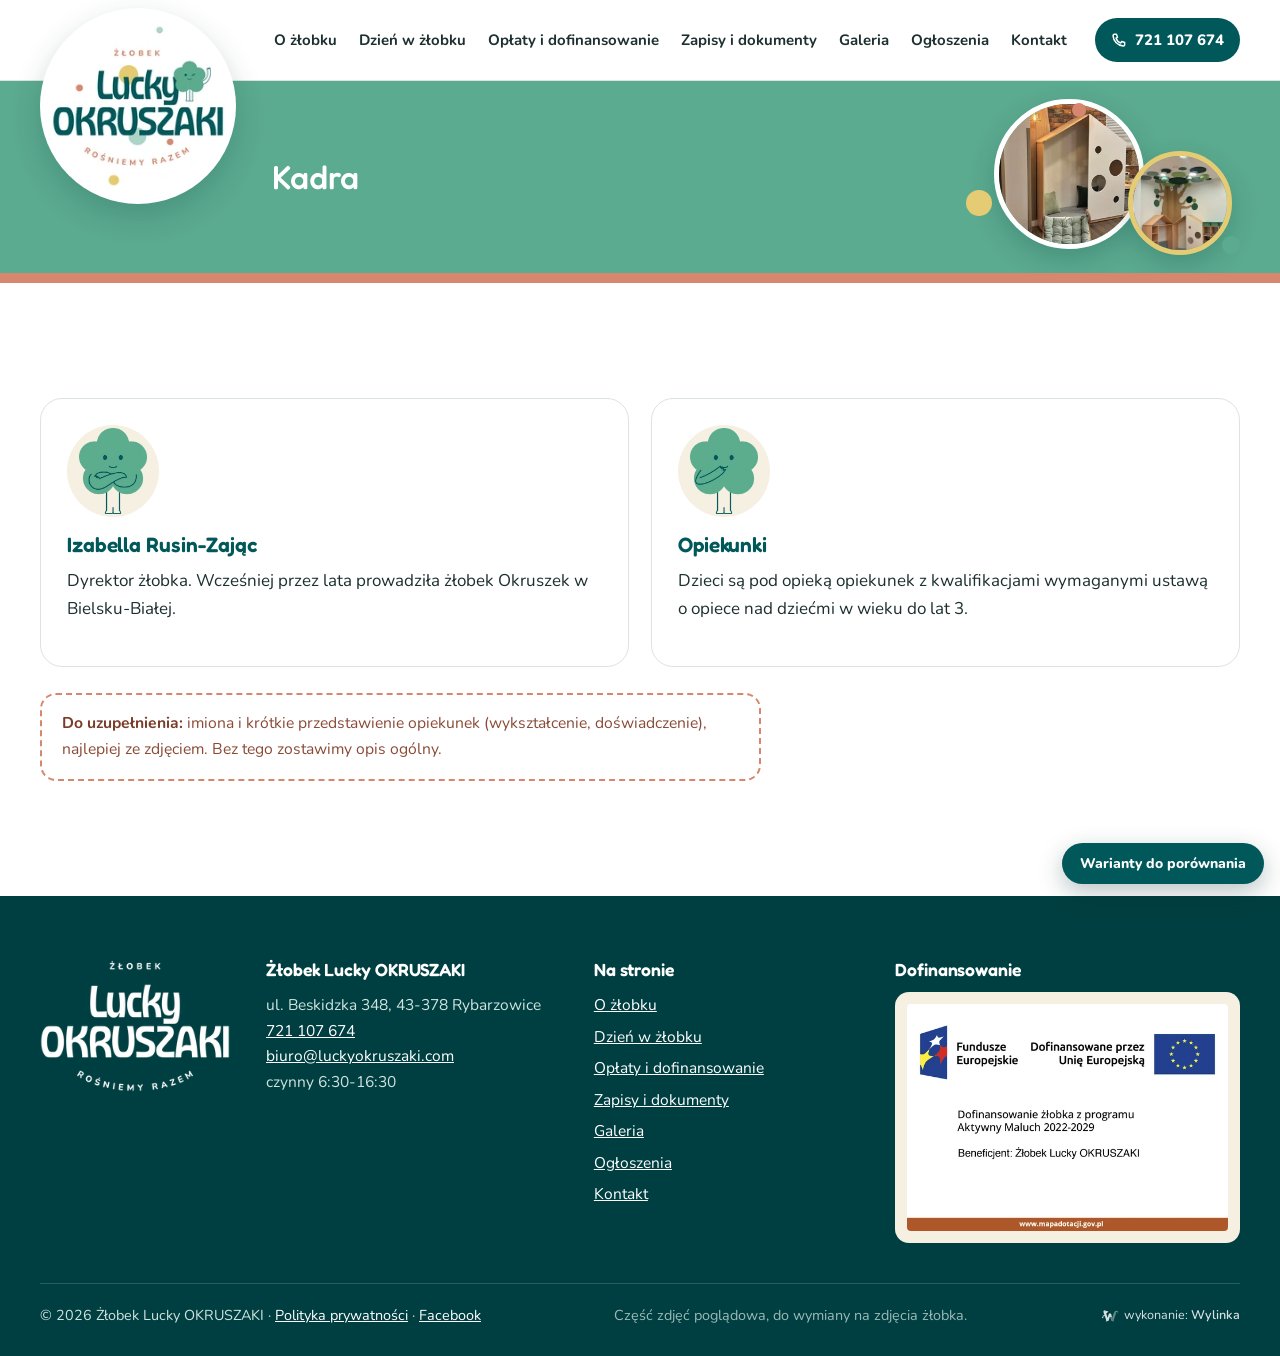
<file: kadra.html>
<!doctype html>
<html lang="pl">
<head>
<meta charset="utf-8">
<meta name="viewport" content="width=device-width,initial-scale=1">
<meta name="robots" content="noindex, nofollow" data-podglad>
<title>Kadra | Żłobek Lucky OKRUSZAKI Rybarzowice</title>
<meta name="description" content="Kadra żłobka Lucky OKRUSZAKI w Rybarzowicach: dyrektor Izabella Rusin-Zając i opiekunki z kwalifikacjami do opieki nad dziećmi do lat 3.">
<link rel="canonical" href="https://okruszaki.pl/kadra">
<meta property="og:title" content="Kadra | Żłobek Lucky OKRUSZAKI Rybarzowice"><meta property="og:description" content="Kadra żłobka Lucky OKRUSZAKI w Rybarzowicach: dyrektor Izabella Rusin-Zając i opiekunki z kwalifikacjami do opieki nad dziećmi do lat 3."><meta property="og:type" content="website"><meta property="og:locale" content="pl_PL"><meta property="og:image" content="https://okruszaki.pl/img/logo-600.png">
<meta name="theme-color" content="#00585a">
<link rel="icon" type="image/png" sizes="48x48" href="img/ikona-48.png"><link rel="icon" type="image/png" sizes="96x96" href="img/ikona-96.png"><link rel="icon" type="image/png" sizes="192x192" href="img/ikona-192.png"><link rel="apple-touch-icon" href="img/apple-touch-icon.png">
<link rel="preload" href="fonts/fredoka-600.woff2" as="font" type="font/woff2" crossorigin><link rel="preload" href="fonts/fredoka-500.woff2" as="font" type="font/woff2" crossorigin><link rel="preload" href="fonts/nunito.woff2" as="font" type="font/woff2" crossorigin>
<link rel="stylesheet" href="style.css">
<style>
.wylinka-badge{display:inline-flex;align-items:center;gap:.4em;color:inherit;text-decoration:none;font-size:.875em;line-height:1;opacity:.85}
.wylinka-badge:hover,.wylinka-badge:focus-visible{opacity:1}
.wylinka-badge:focus-visible{outline:2px solid currentColor;outline-offset:3px;border-radius:2px}
.wylinka-badge svg{width:18px;height:18px;flex:none;overflow:visible}
.wylinka-badge b{font-weight:600}
.wylinka-badge .wy-old{opacity:.45;transform-origin:40px 30px;transition:transform .32s cubic-bezier(.3,.7,.4,1),opacity .32s ease-out}
.wylinka-badge .wy-pod{opacity:0;transition:opacity .2s ease-out .08s}
.wylinka-badge:hover .wy-old,.wylinka-badge:focus-visible .wy-old{transform:translate(9px,7px) rotate(9deg);opacity:0}
.wylinka-badge:hover .wy-pod,.wylinka-badge:focus-visible .wy-pod{opacity:1}
@media (prefers-reduced-motion:reduce){.wylinka-badge .wy-old,.wylinka-badge .wy-pod{transition:none}.wylinka-badge:hover .wy-old,.wylinka-badge:focus-visible .wy-old{transform:none;opacity:.45}.wylinka-badge:hover .wy-pod,.wylinka-badge:focus-visible .wy-pod{opacity:0}}

</style>
<script>/* warianty do porównania w podglądzie: ?wariant=zielone-tytuly | okrag-logo | oba | obecny | linia-okrag-pomaranczowy | linia-okrag-zielony, ?oplaty=poprzednie | nowe */
(function(){try{var h=document.documentElement,q=new URLSearchParams(location.search),s=sessionStorage,w=q.get('wariant'),o=q.get('oplaty');
if(w){s.setItem('okr-t',(w=='zielone-tytuly'||w=='oba')?'1':'0');s.setItem('okr-l',(w=='okrag-logo'||w=='oba')?'1':'0');s.setItem('okr-k',/^linia-/.test(w)?'1':'0');s.setItem('okr-c',w=='linia-okrag-pomaranczowy'?'1':w=='linia-okrag-zielony'?'2':'0')}
if(o){s.setItem('okr-o',o=='poprzednie'?'1':'0')}
if(s.getItem('okr-t')=='1')h.classList.add('w-tytuly');if(s.getItem('okr-l')=='1')h.classList.add('w-okrag');if(s.getItem('okr-o')=='1')h.classList.add('op-stare');if(s.getItem('okr-k')=='1')h.classList.add('w-linia');var c=s.getItem('okr-c');if(c=='1')h.classList.add('w-kolo-p');if(c=='2')h.classList.add('w-kolo-z')}catch(e){}})();</script>
<script type="application/ld+json">{"@context": "https://schema.org", "@type": "ChildCare", "name": "Żłobek Lucky OKRUSZAKI", "url": "https://okruszaki.pl/", "logo": "https://okruszaki.pl/img/logo-600.png", "image": "https://okruszaki.pl/img/logo-600.png", "telephone": "+48721107674", "email": "biuro@luckyokruszaki.com", "address": {"@type": "PostalAddress", "streetAddress": "ul. Beskidzka 348", "postalCode": "43-378", "addressLocality": "Rybarzowice", "addressCountry": "PL"}, "openingHours": "Mo-Fr 06:30-16:30", "sameAs": ["https://www.facebook.com/people/%C5%BB%C5%82obek-Lucky-Okruszaki/61586409999313/"]}</script><script type="application/ld+json">{"@context": "https://schema.org", "@type": "BreadcrumbList", "itemListElement": [{"@type": "ListItem", "position": 1, "name": "Strona główna", "item": "https://okruszaki.pl/"}, {"@type": "ListItem", "position": 2, "name": "Kadra", "item": "https://okruszaki.pl/kadra"}]}</script>
</head>
<body>
<a class="skip" href="#tresc">Przejdź do treści</a>
<div class="top"><div class="wrap">
<a class="logo" href="./" aria-label="Żłobek Lucky OKRUSZAKI - strona główna"><img src="img/logo-kolo-440.webp" srcset="img/logo-kolo-220.webp 220w, img/logo-kolo-440.webp 440w, img/logo-kolo-660.webp 660w" sizes="(max-width:760px) 112px, 196px" width="440" height="440" alt="Żłobek Lucky OKRUSZAKI - rośniemy razem"></a>
<nav class="nav" aria-label="Menu główne"><a href="o-zlobku.html">O żłobku</a><a href="dzien-w-zlobku.html">Dzień w żłobku</a><a href="oplaty-i-dofinansowanie.html">Opłaty i dofinansowanie</a><a href="zapisy-i-dokumenty.html">Zapisy i dokumenty</a><a href="galeria.html">Galeria</a><a href="ogloszenia.html">Ogłoszenia</a><a href="kontakt.html">Kontakt</a></nav>
<a class="tel" href="tel:+48721107674"><svg viewBox="0 0 24 24" aria-hidden="true" fill="none" stroke="currentColor" stroke-width="2.2" stroke-linecap="round" stroke-linejoin="round"><path d="M5 3.5h3.2l1.6 4.3-2.2 1.5a11 11 0 0 0 7.1 7.1l1.5-2.2 4.3 1.6V19a2 2 0 0 1-2 2A16.5 16.5 0 0 1 3 5.5a2 2 0 0 1 2-2z"/></svg>721 107 674</a>
<button class="burger" type="button" aria-expanded="false" aria-controls="panel" aria-label="Otwórz menu"><span></span><span></span><span></span></button>
</div></div>
<nav class="panel" id="panel" aria-label="Menu"><a href="./">Strona główna</a><a href="o-zlobku.html">O żłobku</a><a href="dzien-w-zlobku.html">Dzień w żłobku</a><a href="oplaty-i-dofinansowanie.html">Opłaty i dofinansowanie</a><a href="zapisy-i-dokumenty.html">Zapisy i dokumenty</a><a href="galeria.html">Galeria</a><a href="ogloszenia.html">Ogłoszenia</a><a href="kontakt.html">Kontakt</a><a class="tel" href="tel:+48721107674"><svg viewBox="0 0 24 24" aria-hidden="true" fill="none" stroke="currentColor" stroke-width="2.2" stroke-linecap="round" stroke-linejoin="round"><path d="M5 3.5h3.2l1.6 4.3-2.2 1.5a11 11 0 0 0 7.1 7.1l1.5-2.2 4.3 1.6V19a2 2 0 0 1-2 2A16.5 16.5 0 0 1 3 5.5a2 2 0 0 1 2-2z"/></svg>Zadzwoń: 721 107 674</a></nav>
<main id="tresc">
<header class="pod">
<div class="wrap"><h1>Kadra</h1><div class="pod-deko" aria-hidden="true"><span class="okr o-z" style="width:26px;height:26px;left:2%;top:58%"></span><span class="okr o-t" style="width:14px;height:14px;left:40%;top:4%"></span><span class="okr o-g" style="width:18px;height:18px;right:0;bottom:2%"></span><img class="pk1" src="img/zw-domek-k480.webp" srcset="img/zw-domek-k240.webp 240w, img/zw-domek-k480.webp 480w" sizes="(max-width:760px) 72px, 150px" width="480" height="480" alt=""><img class="pk2" src="img/zw-drzewo2-k240.webp" srcset="img/zw-drzewo2-k240.webp 240w, img/zw-drzewo2-k480.webp 480w" sizes="(max-width:760px) 50px, 104px" width="240" height="240" alt=""></div></div></header><section class="sek"><div class="wrap">
<div class="kadra">
<div class="osoba"><div class="kolo"><img src="img/drzewek1-240.webp" width="240" height="303" alt="" loading="lazy"></div><h3>Izabella Rusin-Zając</h3><p>Dyrektor żłobka. Wcześniej przez lata prowadziła żłobek Okruszek w Bielsku-Białej.</p></div>
<div class="osoba"><div class="kolo"><img src="img/drzewek2-240.webp" width="240" height="303" alt="" loading="lazy"></div><h3>Opiekunki</h3><p>Dzieci są pod opieką opiekunek z kwalifikacjami wymaganymi ustawą o opiece nad dziećmi w wieku do lat 3.</p></div>
</div>
<div class="uzup" style="margin-top:26px;max-width:46em"><b>Do uzupełnienia:</b> imiona i krótkie przedstawienie opiekunek (wykształcenie, doświadczenie), najlepiej ze zdjęciem. Bez tego zostawimy opis ogólny.</div>
</div></section>
</main>
<footer class="stopka"><div class="wrap">
<div class="st">
<div class="logo-st"><img src="img/logo-biale-480.webp" srcset="img/logo-biale-240.webp 240w, img/logo-biale-480.webp 480w" sizes="190px" width="480" height="333" alt="Żłobek Lucky OKRUSZAKI - rośniemy razem" loading="lazy"></div>
<div><h3>Żłobek Lucky OKRUSZAKI</h3><p>ul. Beskidzka 348, 43-378 Rybarzowice<br><a href="tel:+48721107674">721 107 674</a><br><a href="mailto:biuro@luckyokruszaki.com">biuro@luckyokruszaki.com</a><br>czynny 6:30-16:30</p></div>
<div><h3>Na stronie</h3><ul><li><a href="o-zlobku.html">O żłobku</a></li><li><a href="dzien-w-zlobku.html">Dzień w żłobku</a></li><li><a href="oplaty-i-dofinansowanie.html">Opłaty i dofinansowanie</a></li><li><a href="zapisy-i-dokumenty.html">Zapisy i dokumenty</a></li><li><a href="galeria.html">Galeria</a></li><li><a href="ogloszenia.html">Ogłoszenia</a></li><li><a href="kontakt.html">Kontakt</a></li></ul></div>
<div class="szer"><h3>Dofinansowanie</h3><div class="tab"><img src="img/aktywny-maluch-560.webp" width="560" height="396" alt="Fundusze Europejskie, Dofinansowane przez Unię Europejską. Dofinansowanie żłobka z programu Aktywny Maluch 2022-2029. Beneficjent: Żłobek Lucky OKRUSZAKI. www.mapadotacji.gov.pl" loading="lazy"></div></div>
</div>
<div class="st-dol"><span>&copy; <span id="rok">2026</span> Żłobek Lucky OKRUSZAKI &middot; <a href="polityka-prywatnosci.html">Polityka prywatności</a> &middot; <a href="https://www.facebook.com/people/%C5%BB%C5%82obek-Lucky-Okruszaki/61586409999313/" rel="noopener">Facebook</a></span><span style="opacity:.75">Część zdjęć poglądowa, do wymiany na zdjęcia żłobka.</span><a class="wylinka-badge" href="https://wylinka.pl/?utm_source=okruszaki.pl&amp;utm_medium=stopka&amp;utm_campaign=wykonanie" rel="noopener" title="Strona wykonana przez Wylinka"><svg viewBox="0 0 64 64" aria-hidden="true" focusable="false" fill="currentColor"><path d="M9.8 22.8l-1.2-7.9 2.2-3.7 15.5 4.6-.5 1.5-7.2 5.5 4.7 15.6 5-15.6 7 0 4.1 12.7-4.2-.9-2.6 1.8-.8-2.2-5.3 15.6-4.3 0 .4 .2-2.1 2.8-1.3-1.1 1.1-1.4-3.1 .2-.1-1.7 2.2-.1-5.7-16.5-4.8 .6-.8 3.1 0 .5-.3 .5 .8 2.2-1.6 .5-.4-1.3-.8 1.6-1.5-.8 .8-1.6-1.4 .6-.6-1.6 2.3-.8 .2-.4 1.3-4.8 5.9-.8-2.4-6.9zM15.2 13.7l-.1-.4-.4 .8-.1 .8 .1 1 .1 .4 .3 .7 .3-.9 .1-.7 0-.8z"/><path class="wy-pod" d="M37.1 49.8l-4.5-13.3 2.6-1.8 4.2 .9 .9 2.8 3-9.7 0-.5 .1-.8 3.2-8.4 .5-1 .6-1 .9-1.1 1.3-1 1.1-.7 1.4-.5 1.4-.3 .7 0 .9 0 1.2 .3 1.4 .6 .8 .5 .7 .7 .6 .7 .5 .9 .3 .9 .1 .9 0 .8-.2 .9-.5 .9-.5 .6-.7 .5-.7 .3-.1-.1 0-.1 .5-.5 .3-.7 .2-.5 0-.6-.1-.6-.3-.7-.4-.5-.4-.4-.5-.3-.6-.3-.7 0-.7 .1-.6 .1-.5 .4-.5 .5-.3 .5-.2 .7-.1 1.5-1.4 5.1-.8 3.3-.3 .7-.5 .7-6 17.5 1.9 .1-.1 1.7-3.1-.2 1.1 1.4-1.3 1.1-2.1-2.8 .4-.2z"/><path class="wy-old" d="M40.8 50l.4-.2-4.1 0-4.2-12.5 2.5-1.7 4.3 .9 .6 1.9 .6-1.6 0-.3 2.4-7.8 0-.5 .1-.8 3.2-8.4 .4-.8 .6-.9 .9-1.2 .9-.9 1.3-.8 1.4-.6 1.2-.3 1.4-.1 1.3 .1 .6 .2 .8 .3 1.1 .6 .9 .7 .7 .9 .5 .9 .3 .9 .1 1.1-.1 .9-.3 .9-.4 .7-.6 .7-.6 .4-.6 .2-.1-.1 0-.1 .5-.5 .3-.7 .2-.5 0-.5-.1-.6-.2-.6-.3-.5-.4-.5-.5-.3-.6-.3-.7-.1-.6 0-.6 .1-.6 .3-.6 .5-.3 .4-.2 .5-.1 .5-.1 1.5-1.4 5.1-.8 3.3-.3 .7-.5 .7-6 17.5 1.9 .1-.1 1.7-3.1-.2 1.1 1.4-1.3 1.1zM49.6 17.1l.6 1.7-1.5 1.9 .4 .4 1.8-2.1-.7-2.1zM48.1 28.3l.5 1.8-1.7 1.8 .4 .4 1.9-2-.6-2.2zM37.9 41.7l1.7-1.5-.4-.4-1.7 1.4zM42.6 38.7l-1.5 2.8 1.1 2-1.3 2.6 .5 .2 1.5-2.8-1.1-2 1.4-2.5z"/></svg><span>wykonanie: <b>Wylinka</b></span></a></div>
</div></footer>
<div class="lb" id="lb" role="dialog" aria-modal="true" aria-label="Powiększone zdjęcie"><button class="x" type="button" aria-label="Zamknij">&times;</button><button class="p" type="button" aria-label="Poprzednie">&lsaquo;</button><img alt=""><button class="n" type="button" aria-label="Następne">&rsaquo;</button><div class="licz"></div></div>
<div class="warianty" id="warianty"><button class="w-kup" type="button" aria-expanded="false" aria-controls="w-lista">Warianty do porównania</button>
<div class="w-lista" id="w-lista">
<p><b>Linia pod nagłówkiem zakładek</b><span><button type="button" data-w="k" data-v="0">pomarańczowa (obecna)</button><button type="button" data-w="k" data-v="1">ciemnozielona</button></span></p>
<p><b>Okrąg przy dużym zdjęciu w nagłówku</b><span><button type="button" data-w="c" data-v="0">biały (obecny)</button><button type="button" data-w="c" data-v="1">pomarańczowy</button><button type="button" data-w="c" data-v="2">ciemnozielony</button></span></p>
<p><b>Tytuły zakładek</b><span><button type="button" data-w="t" data-v="0">białe (obecne)</button><button type="button" data-w="t" data-v="1">ciemnozielone</button></span></p>
<p><b>Logo</b><span><button type="button" data-w="l" data-v="0">bez okręgu (obecne)</button><button type="button" data-w="l" data-v="1">z cienkim okręgiem</button></span></p>
<p><b>Zakładka Opłaty, górna część</b><span><button type="button" data-w="o" data-v="0">jaśniejsza (nowa)</button><button type="button" data-w="o" data-v="1">ciemnozielona (poprzednia)</button></span></p>
<a href="oplaty-i-dofinansowanie.html">Przejdź do zakładki Opłaty</a>
</div></div>
<script src="app.js" defer></script>
</body>
</html>
</file>
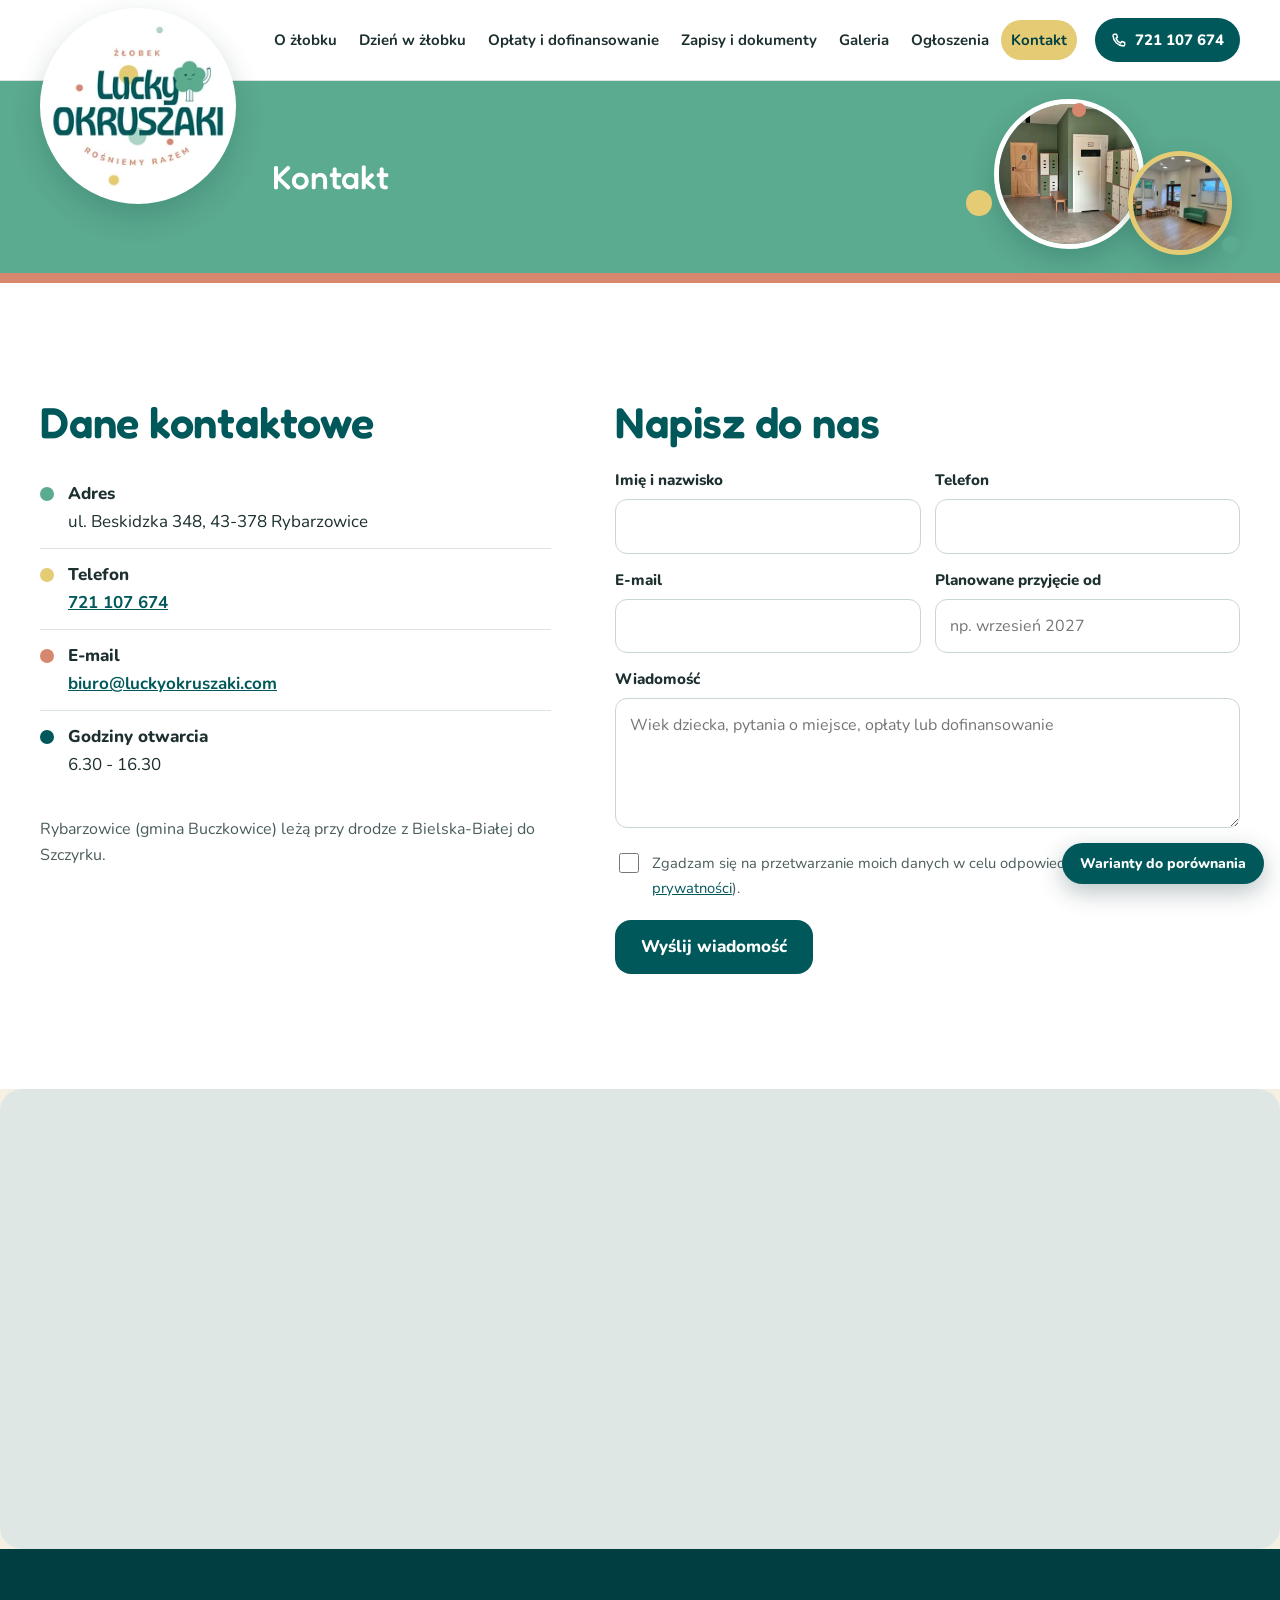
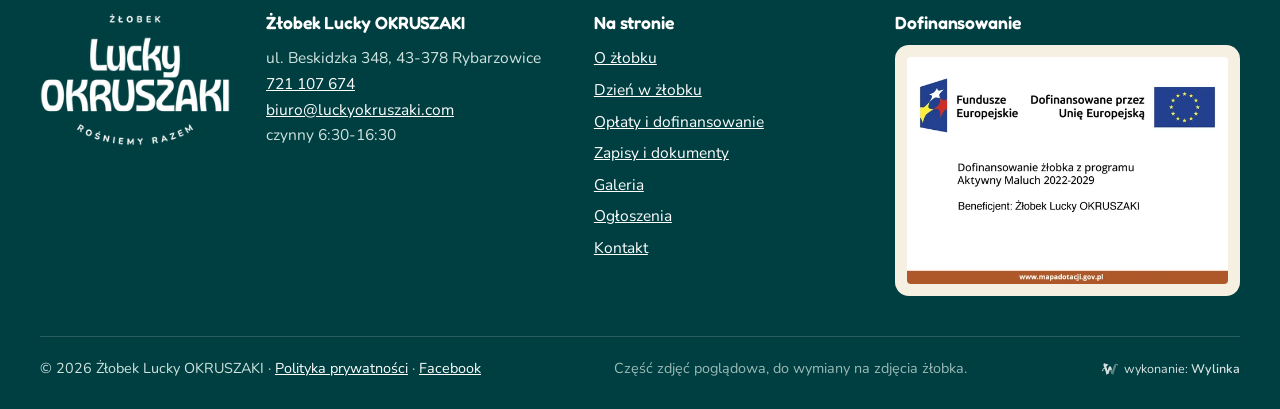
<file: kontakt.html>
<!doctype html>
<html lang="pl">
<head>
<meta charset="utf-8">
<meta name="viewport" content="width=device-width,initial-scale=1">
<meta name="robots" content="noindex, nofollow" data-podglad>
<title>Kontakt | Żłobek Lucky OKRUSZAKI, ul. Beskidzka 348, Rybarzowice</title>
<meta name="description" content="Kontakt ze żłobkiem Lucky OKRUSZAKI: ul. Beskidzka 348, 43-378 Rybarzowice, tel. 721 107 674, biuro@luckyokruszaki.com, czynny 6.30-16.30.">
<link rel="canonical" href="https://okruszaki.pl/kontakt">
<meta property="og:title" content="Kontakt | Żłobek Lucky OKRUSZAKI, ul. Beskidzka 348, Rybarzowice"><meta property="og:description" content="Kontakt ze żłobkiem Lucky OKRUSZAKI: ul. Beskidzka 348, 43-378 Rybarzowice, tel. 721 107 674, biuro@luckyokruszaki.com, czynny 6.30-16.30."><meta property="og:type" content="website"><meta property="og:locale" content="pl_PL"><meta property="og:image" content="https://okruszaki.pl/img/logo-600.png">
<meta name="theme-color" content="#00585a">
<link rel="icon" type="image/png" sizes="48x48" href="img/ikona-48.png"><link rel="icon" type="image/png" sizes="96x96" href="img/ikona-96.png"><link rel="icon" type="image/png" sizes="192x192" href="img/ikona-192.png"><link rel="apple-touch-icon" href="img/apple-touch-icon.png">
<link rel="preload" href="fonts/fredoka-600.woff2" as="font" type="font/woff2" crossorigin><link rel="preload" href="fonts/fredoka-500.woff2" as="font" type="font/woff2" crossorigin><link rel="preload" href="fonts/nunito.woff2" as="font" type="font/woff2" crossorigin>
<link rel="stylesheet" href="style.css">
<style>
.wylinka-badge{display:inline-flex;align-items:center;gap:.4em;color:inherit;text-decoration:none;font-size:.875em;line-height:1;opacity:.85}
.wylinka-badge:hover,.wylinka-badge:focus-visible{opacity:1}
.wylinka-badge:focus-visible{outline:2px solid currentColor;outline-offset:3px;border-radius:2px}
.wylinka-badge svg{width:18px;height:18px;flex:none;overflow:visible}
.wylinka-badge b{font-weight:600}
.wylinka-badge .wy-old{opacity:.45;transform-origin:40px 30px;transition:transform .32s cubic-bezier(.3,.7,.4,1),opacity .32s ease-out}
.wylinka-badge .wy-pod{opacity:0;transition:opacity .2s ease-out .08s}
.wylinka-badge:hover .wy-old,.wylinka-badge:focus-visible .wy-old{transform:translate(9px,7px) rotate(9deg);opacity:0}
.wylinka-badge:hover .wy-pod,.wylinka-badge:focus-visible .wy-pod{opacity:1}
@media (prefers-reduced-motion:reduce){.wylinka-badge .wy-old,.wylinka-badge .wy-pod{transition:none}.wylinka-badge:hover .wy-old,.wylinka-badge:focus-visible .wy-old{transform:none;opacity:.45}.wylinka-badge:hover .wy-pod,.wylinka-badge:focus-visible .wy-pod{opacity:0}}

</style>
<script>/* warianty do porównania w podglądzie: ?wariant=zielone-tytuly | okrag-logo | oba | obecny | linia-okrag-pomaranczowy | linia-okrag-zielony, ?oplaty=poprzednie | nowe */
(function(){try{var h=document.documentElement,q=new URLSearchParams(location.search),s=sessionStorage,w=q.get('wariant'),o=q.get('oplaty');
if(w){s.setItem('okr-t',(w=='zielone-tytuly'||w=='oba')?'1':'0');s.setItem('okr-l',(w=='okrag-logo'||w=='oba')?'1':'0');s.setItem('okr-k',/^linia-/.test(w)?'1':'0');s.setItem('okr-c',w=='linia-okrag-pomaranczowy'?'1':w=='linia-okrag-zielony'?'2':'0')}
if(o){s.setItem('okr-o',o=='poprzednie'?'1':'0')}
if(s.getItem('okr-t')=='1')h.classList.add('w-tytuly');if(s.getItem('okr-l')=='1')h.classList.add('w-okrag');if(s.getItem('okr-o')=='1')h.classList.add('op-stare');if(s.getItem('okr-k')=='1')h.classList.add('w-linia');var c=s.getItem('okr-c');if(c=='1')h.classList.add('w-kolo-p');if(c=='2')h.classList.add('w-kolo-z')}catch(e){}})();</script>
<script type="application/ld+json">{"@context": "https://schema.org", "@type": "ChildCare", "name": "Żłobek Lucky OKRUSZAKI", "url": "https://okruszaki.pl/", "logo": "https://okruszaki.pl/img/logo-600.png", "image": "https://okruszaki.pl/img/logo-600.png", "telephone": "+48721107674", "email": "biuro@luckyokruszaki.com", "address": {"@type": "PostalAddress", "streetAddress": "ul. Beskidzka 348", "postalCode": "43-378", "addressLocality": "Rybarzowice", "addressCountry": "PL"}, "openingHours": "Mo-Fr 06:30-16:30", "sameAs": ["https://www.facebook.com/people/%C5%BB%C5%82obek-Lucky-Okruszaki/61586409999313/"]}</script><script type="application/ld+json">{"@context": "https://schema.org", "@type": "BreadcrumbList", "itemListElement": [{"@type": "ListItem", "position": 1, "name": "Strona główna", "item": "https://okruszaki.pl/"}, {"@type": "ListItem", "position": 2, "name": "Kontakt", "item": "https://okruszaki.pl/kontakt"}]}</script>
</head>
<body>
<a class="skip" href="#tresc">Przejdź do treści</a>
<div class="top"><div class="wrap">
<a class="logo" href="./" aria-label="Żłobek Lucky OKRUSZAKI - strona główna"><img src="img/logo-kolo-440.webp" srcset="img/logo-kolo-220.webp 220w, img/logo-kolo-440.webp 440w, img/logo-kolo-660.webp 660w" sizes="(max-width:760px) 112px, 196px" width="440" height="440" alt="Żłobek Lucky OKRUSZAKI - rośniemy razem"></a>
<nav class="nav" aria-label="Menu główne"><a href="o-zlobku.html">O żłobku</a><a href="dzien-w-zlobku.html">Dzień w żłobku</a><a href="oplaty-i-dofinansowanie.html">Opłaty i dofinansowanie</a><a href="zapisy-i-dokumenty.html">Zapisy i dokumenty</a><a href="galeria.html">Galeria</a><a href="ogloszenia.html">Ogłoszenia</a><a href="kontakt.html" aria-current="page">Kontakt</a></nav>
<a class="tel" href="tel:+48721107674"><svg viewBox="0 0 24 24" aria-hidden="true" fill="none" stroke="currentColor" stroke-width="2.2" stroke-linecap="round" stroke-linejoin="round"><path d="M5 3.5h3.2l1.6 4.3-2.2 1.5a11 11 0 0 0 7.1 7.1l1.5-2.2 4.3 1.6V19a2 2 0 0 1-2 2A16.5 16.5 0 0 1 3 5.5a2 2 0 0 1 2-2z"/></svg>721 107 674</a>
<button class="burger" type="button" aria-expanded="false" aria-controls="panel" aria-label="Otwórz menu"><span></span><span></span><span></span></button>
</div></div>
<nav class="panel" id="panel" aria-label="Menu"><a href="./">Strona główna</a><a href="o-zlobku.html">O żłobku</a><a href="dzien-w-zlobku.html">Dzień w żłobku</a><a href="oplaty-i-dofinansowanie.html">Opłaty i dofinansowanie</a><a href="zapisy-i-dokumenty.html">Zapisy i dokumenty</a><a href="galeria.html">Galeria</a><a href="ogloszenia.html">Ogłoszenia</a><a href="kontakt.html" aria-current="page">Kontakt</a><a class="tel" href="tel:+48721107674"><svg viewBox="0 0 24 24" aria-hidden="true" fill="none" stroke="currentColor" stroke-width="2.2" stroke-linecap="round" stroke-linejoin="round"><path d="M5 3.5h3.2l1.6 4.3-2.2 1.5a11 11 0 0 0 7.1 7.1l1.5-2.2 4.3 1.6V19a2 2 0 0 1-2 2A16.5 16.5 0 0 1 3 5.5a2 2 0 0 1 2-2z"/></svg>Zadzwoń: 721 107 674</a></nav>
<main id="tresc">
<header class="pod">
<div class="wrap"><h1>Kontakt</h1><div class="pod-deko" aria-hidden="true"><span class="okr o-z" style="width:26px;height:26px;left:2%;top:58%"></span><span class="okr o-t" style="width:14px;height:14px;left:40%;top:4%"></span><span class="okr o-g" style="width:18px;height:18px;right:0;bottom:2%"></span><img class="pk1" src="img/zw-szatnia-k480.webp" srcset="img/zw-szatnia-k240.webp 240w, img/zw-szatnia-k480.webp 480w" sizes="(max-width:760px) 72px, 150px" width="480" height="480" alt=""><img class="pk2" src="img/zw-sala2-k240.webp" srcset="img/zw-sala2-k240.webp 240w, img/zw-sala2-k480.webp 480w" sizes="(max-width:760px) 50px, 104px" width="240" height="240" alt=""></div></div></header><section class="sek"><div class="wrap kontakt">
<div><h2>Dane kontaktowe</h2><ul class="dane">
<li><span class="kr" style="background:var(--ziel)"></span><span><b>Adres</b>ul. Beskidzka 348, 43-378 Rybarzowice</span></li>
<li><span class="kr" style="background:var(--zolty)"></span><span><b>Telefon</b><a href="tel:+48721107674">721 107 674</a></span></li>
<li><span class="kr" style="background:var(--terra)"></span><span><b>E-mail</b><a href="mailto:biuro@luckyokruszaki.com">biuro@luckyokruszaki.com</a></span></li>
<li><span class="kr" style="background:var(--morski)"></span><span><b>Godziny otwarcia</b>6.30 - 16.30</span></li></ul><p class="lead2" style="font-size:1rem">Rybarzowice (gmina Buczkowice) leżą przy drodze z Bielska-Białej do Szczyrku.</p></div>
<div><h2>Napisz do nas</h2><form class="f" id="form" novalidate>
<div><label for="f-imie">Imię i nazwisko</label><input id="f-imie" name="imie" autocomplete="name" required></div>
<div><label for="f-tel">Telefon</label><input id="f-tel" name="telefon" type="tel" autocomplete="tel" required></div>
<div><label for="f-mail">E-mail</label><input id="f-mail" name="email" type="email" autocomplete="email"></div>
<div><label for="f-od">Planowane przyjęcie od</label><input id="f-od" name="od" placeholder="np. wrzesień 2027"></div>
<div class="cala"><label for="f-wiad">Wiadomość</label><textarea id="f-wiad" name="wiadomosc" placeholder="Wiek dziecka, pytania o miejsce, opłaty lub dofinansowanie"></textarea></div>
<label class="zg cala"><input type="checkbox" required> <span>Zgadzam się na przetwarzanie moich danych w celu odpowiedzi na wiadomość (<a href="polityka-prywatnosci.html">polityka prywatności</a>).</span></label>
<div class="cala"><button class="btn btn-m" type="submit">Wyślij wiadomość</button></div>
<p class="ok cala" id="ok" tabindex="-1">Dziękujemy. Na gotowej stronie wiadomość trafi na adres biuro@luckyokruszaki.com.</p>
</form></div>
</div></section>
<section class="sek sek-s" style="padding-top:0;padding-bottom:0"><div style="height:min(460px,70vh)"><div class="mapa"><iframe src="https://maps.google.com/maps?q=Beskidzka%20348%2C%2043-378%20Rybarzowice&amp;z=15&amp;output=embed" title="Mapa dojazdu: Żłobek Lucky OKRUSZAKI, ul. Beskidzka 348, Rybarzowice" referrerpolicy="no-referrer-when-downgrade" allowfullscreen></iframe></div></div></section>
</main>
<footer class="stopka"><div class="wrap">
<div class="st">
<div class="logo-st"><img src="img/logo-biale-480.webp" srcset="img/logo-biale-240.webp 240w, img/logo-biale-480.webp 480w" sizes="190px" width="480" height="333" alt="Żłobek Lucky OKRUSZAKI - rośniemy razem" loading="lazy"></div>
<div><h3>Żłobek Lucky OKRUSZAKI</h3><p>ul. Beskidzka 348, 43-378 Rybarzowice<br><a href="tel:+48721107674">721 107 674</a><br><a href="mailto:biuro@luckyokruszaki.com">biuro@luckyokruszaki.com</a><br>czynny 6:30-16:30</p></div>
<div><h3>Na stronie</h3><ul><li><a href="o-zlobku.html">O żłobku</a></li><li><a href="dzien-w-zlobku.html">Dzień w żłobku</a></li><li><a href="oplaty-i-dofinansowanie.html">Opłaty i dofinansowanie</a></li><li><a href="zapisy-i-dokumenty.html">Zapisy i dokumenty</a></li><li><a href="galeria.html">Galeria</a></li><li><a href="ogloszenia.html">Ogłoszenia</a></li><li><a href="kontakt.html">Kontakt</a></li></ul></div>
<div class="szer"><h3>Dofinansowanie</h3><div class="tab"><img src="img/aktywny-maluch-560.webp" width="560" height="396" alt="Fundusze Europejskie, Dofinansowane przez Unię Europejską. Dofinansowanie żłobka z programu Aktywny Maluch 2022-2029. Beneficjent: Żłobek Lucky OKRUSZAKI. www.mapadotacji.gov.pl" loading="lazy"></div></div>
</div>
<div class="st-dol"><span>&copy; <span id="rok">2026</span> Żłobek Lucky OKRUSZAKI &middot; <a href="polityka-prywatnosci.html">Polityka prywatności</a> &middot; <a href="https://www.facebook.com/people/%C5%BB%C5%82obek-Lucky-Okruszaki/61586409999313/" rel="noopener">Facebook</a></span><span style="opacity:.75">Część zdjęć poglądowa, do wymiany na zdjęcia żłobka.</span><a class="wylinka-badge" href="https://wylinka.pl/?utm_source=okruszaki.pl&amp;utm_medium=stopka&amp;utm_campaign=wykonanie" rel="noopener" title="Strona wykonana przez Wylinka"><svg viewBox="0 0 64 64" aria-hidden="true" focusable="false" fill="currentColor"><path d="M9.8 22.8l-1.2-7.9 2.2-3.7 15.5 4.6-.5 1.5-7.2 5.5 4.7 15.6 5-15.6 7 0 4.1 12.7-4.2-.9-2.6 1.8-.8-2.2-5.3 15.6-4.3 0 .4 .2-2.1 2.8-1.3-1.1 1.1-1.4-3.1 .2-.1-1.7 2.2-.1-5.7-16.5-4.8 .6-.8 3.1 0 .5-.3 .5 .8 2.2-1.6 .5-.4-1.3-.8 1.6-1.5-.8 .8-1.6-1.4 .6-.6-1.6 2.3-.8 .2-.4 1.3-4.8 5.9-.8-2.4-6.9zM15.2 13.7l-.1-.4-.4 .8-.1 .8 .1 1 .1 .4 .3 .7 .3-.9 .1-.7 0-.8z"/><path class="wy-pod" d="M37.1 49.8l-4.5-13.3 2.6-1.8 4.2 .9 .9 2.8 3-9.7 0-.5 .1-.8 3.2-8.4 .5-1 .6-1 .9-1.1 1.3-1 1.1-.7 1.4-.5 1.4-.3 .7 0 .9 0 1.2 .3 1.4 .6 .8 .5 .7 .7 .6 .7 .5 .9 .3 .9 .1 .9 0 .8-.2 .9-.5 .9-.5 .6-.7 .5-.7 .3-.1-.1 0-.1 .5-.5 .3-.7 .2-.5 0-.6-.1-.6-.3-.7-.4-.5-.4-.4-.5-.3-.6-.3-.7 0-.7 .1-.6 .1-.5 .4-.5 .5-.3 .5-.2 .7-.1 1.5-1.4 5.1-.8 3.3-.3 .7-.5 .7-6 17.5 1.9 .1-.1 1.7-3.1-.2 1.1 1.4-1.3 1.1-2.1-2.8 .4-.2z"/><path class="wy-old" d="M40.8 50l.4-.2-4.1 0-4.2-12.5 2.5-1.7 4.3 .9 .6 1.9 .6-1.6 0-.3 2.4-7.8 0-.5 .1-.8 3.2-8.4 .4-.8 .6-.9 .9-1.2 .9-.9 1.3-.8 1.4-.6 1.2-.3 1.4-.1 1.3 .1 .6 .2 .8 .3 1.1 .6 .9 .7 .7 .9 .5 .9 .3 .9 .1 1.1-.1 .9-.3 .9-.4 .7-.6 .7-.6 .4-.6 .2-.1-.1 0-.1 .5-.5 .3-.7 .2-.5 0-.5-.1-.6-.2-.6-.3-.5-.4-.5-.5-.3-.6-.3-.7-.1-.6 0-.6 .1-.6 .3-.6 .5-.3 .4-.2 .5-.1 .5-.1 1.5-1.4 5.1-.8 3.3-.3 .7-.5 .7-6 17.5 1.9 .1-.1 1.7-3.1-.2 1.1 1.4-1.3 1.1zM49.6 17.1l.6 1.7-1.5 1.9 .4 .4 1.8-2.1-.7-2.1zM48.1 28.3l.5 1.8-1.7 1.8 .4 .4 1.9-2-.6-2.2zM37.9 41.7l1.7-1.5-.4-.4-1.7 1.4zM42.6 38.7l-1.5 2.8 1.1 2-1.3 2.6 .5 .2 1.5-2.8-1.1-2 1.4-2.5z"/></svg><span>wykonanie: <b>Wylinka</b></span></a></div>
</div></footer>
<div class="lb" id="lb" role="dialog" aria-modal="true" aria-label="Powiększone zdjęcie"><button class="x" type="button" aria-label="Zamknij">&times;</button><button class="p" type="button" aria-label="Poprzednie">&lsaquo;</button><img alt=""><button class="n" type="button" aria-label="Następne">&rsaquo;</button><div class="licz"></div></div>
<div class="warianty" id="warianty"><button class="w-kup" type="button" aria-expanded="false" aria-controls="w-lista">Warianty do porównania</button>
<div class="w-lista" id="w-lista">
<p><b>Linia pod nagłówkiem zakładek</b><span><button type="button" data-w="k" data-v="0">pomarańczowa (obecna)</button><button type="button" data-w="k" data-v="1">ciemnozielona</button></span></p>
<p><b>Okrąg przy dużym zdjęciu w nagłówku</b><span><button type="button" data-w="c" data-v="0">biały (obecny)</button><button type="button" data-w="c" data-v="1">pomarańczowy</button><button type="button" data-w="c" data-v="2">ciemnozielony</button></span></p>
<p><b>Tytuły zakładek</b><span><button type="button" data-w="t" data-v="0">białe (obecne)</button><button type="button" data-w="t" data-v="1">ciemnozielone</button></span></p>
<p><b>Logo</b><span><button type="button" data-w="l" data-v="0">bez okręgu (obecne)</button><button type="button" data-w="l" data-v="1">z cienkim okręgiem</button></span></p>
<p><b>Zakładka Opłaty, górna część</b><span><button type="button" data-w="o" data-v="0">jaśniejsza (nowa)</button><button type="button" data-w="o" data-v="1">ciemnozielona (poprzednia)</button></span></p>
<a href="oplaty-i-dofinansowanie.html">Przejdź do zakładki Opłaty</a>
</div></div>
<script src="app.js" defer></script>
</body>
</html>
</file>
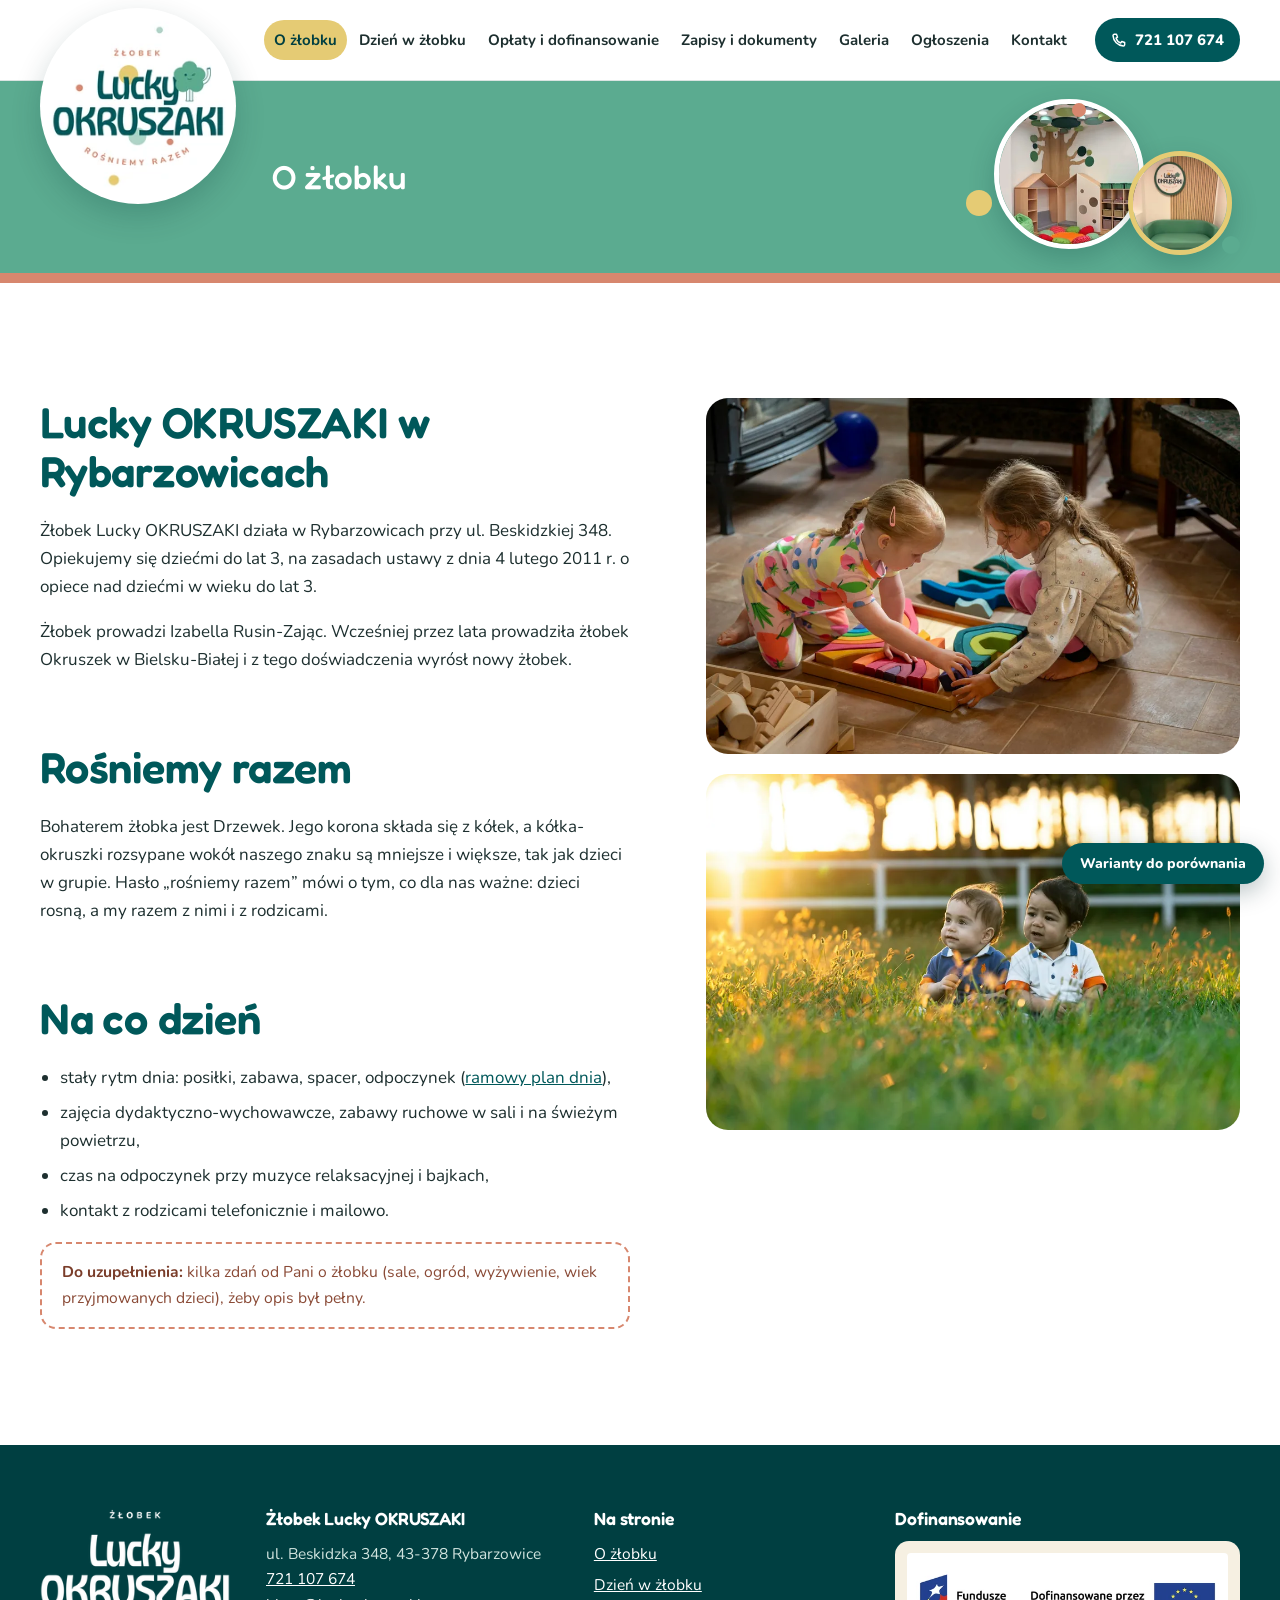
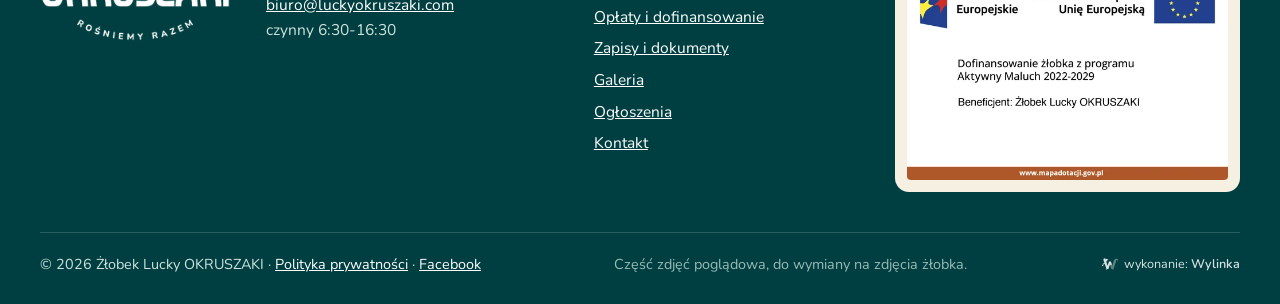
<file: o-zlobku.html>
<!doctype html>
<html lang="pl">
<head>
<meta charset="utf-8">
<meta name="viewport" content="width=device-width,initial-scale=1">
<meta name="robots" content="noindex, nofollow" data-podglad>
<title>O żłobku | Żłobek Lucky OKRUSZAKI Rybarzowice</title>
<meta name="description" content="Żłobek Lucky OKRUSZAKI w Rybarzowicach: opieka nad dziećmi do lat 3, stały rytm dnia, zajęcia i zabawy w sali i na świeżym powietrzu. Rośniemy razem.">
<link rel="canonical" href="https://okruszaki.pl/o-zlobku">
<meta property="og:title" content="O żłobku | Żłobek Lucky OKRUSZAKI Rybarzowice"><meta property="og:description" content="Żłobek Lucky OKRUSZAKI w Rybarzowicach: opieka nad dziećmi do lat 3, stały rytm dnia, zajęcia i zabawy w sali i na świeżym powietrzu. Rośniemy razem."><meta property="og:type" content="website"><meta property="og:locale" content="pl_PL"><meta property="og:image" content="https://okruszaki.pl/img/logo-600.png">
<meta name="theme-color" content="#00585a">
<link rel="icon" type="image/png" sizes="48x48" href="img/ikona-48.png"><link rel="icon" type="image/png" sizes="96x96" href="img/ikona-96.png"><link rel="icon" type="image/png" sizes="192x192" href="img/ikona-192.png"><link rel="apple-touch-icon" href="img/apple-touch-icon.png">
<link rel="preload" href="fonts/fredoka-600.woff2" as="font" type="font/woff2" crossorigin><link rel="preload" href="fonts/fredoka-500.woff2" as="font" type="font/woff2" crossorigin><link rel="preload" href="fonts/nunito.woff2" as="font" type="font/woff2" crossorigin>
<link rel="stylesheet" href="style.css">
<style>
.wylinka-badge{display:inline-flex;align-items:center;gap:.4em;color:inherit;text-decoration:none;font-size:.875em;line-height:1;opacity:.85}
.wylinka-badge:hover,.wylinka-badge:focus-visible{opacity:1}
.wylinka-badge:focus-visible{outline:2px solid currentColor;outline-offset:3px;border-radius:2px}
.wylinka-badge svg{width:18px;height:18px;flex:none;overflow:visible}
.wylinka-badge b{font-weight:600}
.wylinka-badge .wy-old{opacity:.45;transform-origin:40px 30px;transition:transform .32s cubic-bezier(.3,.7,.4,1),opacity .32s ease-out}
.wylinka-badge .wy-pod{opacity:0;transition:opacity .2s ease-out .08s}
.wylinka-badge:hover .wy-old,.wylinka-badge:focus-visible .wy-old{transform:translate(9px,7px) rotate(9deg);opacity:0}
.wylinka-badge:hover .wy-pod,.wylinka-badge:focus-visible .wy-pod{opacity:1}
@media (prefers-reduced-motion:reduce){.wylinka-badge .wy-old,.wylinka-badge .wy-pod{transition:none}.wylinka-badge:hover .wy-old,.wylinka-badge:focus-visible .wy-old{transform:none;opacity:.45}.wylinka-badge:hover .wy-pod,.wylinka-badge:focus-visible .wy-pod{opacity:0}}

</style>
<script>/* warianty do porównania w podglądzie: ?wariant=zielone-tytuly | okrag-logo | oba | obecny | linia-okrag-pomaranczowy | linia-okrag-zielony, ?oplaty=poprzednie | nowe */
(function(){try{var h=document.documentElement,q=new URLSearchParams(location.search),s=sessionStorage,w=q.get('wariant'),o=q.get('oplaty');
if(w){s.setItem('okr-t',(w=='zielone-tytuly'||w=='oba')?'1':'0');s.setItem('okr-l',(w=='okrag-logo'||w=='oba')?'1':'0');s.setItem('okr-k',/^linia-/.test(w)?'1':'0');s.setItem('okr-c',w=='linia-okrag-pomaranczowy'?'1':w=='linia-okrag-zielony'?'2':'0')}
if(o){s.setItem('okr-o',o=='poprzednie'?'1':'0')}
if(s.getItem('okr-t')=='1')h.classList.add('w-tytuly');if(s.getItem('okr-l')=='1')h.classList.add('w-okrag');if(s.getItem('okr-o')=='1')h.classList.add('op-stare');if(s.getItem('okr-k')=='1')h.classList.add('w-linia');var c=s.getItem('okr-c');if(c=='1')h.classList.add('w-kolo-p');if(c=='2')h.classList.add('w-kolo-z')}catch(e){}})();</script>
<script type="application/ld+json">{"@context": "https://schema.org", "@type": "ChildCare", "name": "Żłobek Lucky OKRUSZAKI", "url": "https://okruszaki.pl/", "logo": "https://okruszaki.pl/img/logo-600.png", "image": "https://okruszaki.pl/img/logo-600.png", "telephone": "+48721107674", "email": "biuro@luckyokruszaki.com", "address": {"@type": "PostalAddress", "streetAddress": "ul. Beskidzka 348", "postalCode": "43-378", "addressLocality": "Rybarzowice", "addressCountry": "PL"}, "openingHours": "Mo-Fr 06:30-16:30", "sameAs": ["https://www.facebook.com/people/%C5%BB%C5%82obek-Lucky-Okruszaki/61586409999313/"]}</script><script type="application/ld+json">{"@context": "https://schema.org", "@type": "BreadcrumbList", "itemListElement": [{"@type": "ListItem", "position": 1, "name": "Strona główna", "item": "https://okruszaki.pl/"}, {"@type": "ListItem", "position": 2, "name": "O żłobku", "item": "https://okruszaki.pl/o-zlobku"}]}</script>
</head>
<body>
<a class="skip" href="#tresc">Przejdź do treści</a>
<div class="top"><div class="wrap">
<a class="logo" href="./" aria-label="Żłobek Lucky OKRUSZAKI - strona główna"><img src="img/logo-kolo-440.webp" srcset="img/logo-kolo-220.webp 220w, img/logo-kolo-440.webp 440w, img/logo-kolo-660.webp 660w" sizes="(max-width:760px) 112px, 196px" width="440" height="440" alt="Żłobek Lucky OKRUSZAKI - rośniemy razem"></a>
<nav class="nav" aria-label="Menu główne"><a href="o-zlobku.html" aria-current="page">O żłobku</a><a href="dzien-w-zlobku.html">Dzień w żłobku</a><a href="oplaty-i-dofinansowanie.html">Opłaty i dofinansowanie</a><a href="zapisy-i-dokumenty.html">Zapisy i dokumenty</a><a href="galeria.html">Galeria</a><a href="ogloszenia.html">Ogłoszenia</a><a href="kontakt.html">Kontakt</a></nav>
<a class="tel" href="tel:+48721107674"><svg viewBox="0 0 24 24" aria-hidden="true" fill="none" stroke="currentColor" stroke-width="2.2" stroke-linecap="round" stroke-linejoin="round"><path d="M5 3.5h3.2l1.6 4.3-2.2 1.5a11 11 0 0 0 7.1 7.1l1.5-2.2 4.3 1.6V19a2 2 0 0 1-2 2A16.5 16.5 0 0 1 3 5.5a2 2 0 0 1 2-2z"/></svg>721 107 674</a>
<button class="burger" type="button" aria-expanded="false" aria-controls="panel" aria-label="Otwórz menu"><span></span><span></span><span></span></button>
</div></div>
<nav class="panel" id="panel" aria-label="Menu"><a href="./">Strona główna</a><a href="o-zlobku.html" aria-current="page">O żłobku</a><a href="dzien-w-zlobku.html">Dzień w żłobku</a><a href="oplaty-i-dofinansowanie.html">Opłaty i dofinansowanie</a><a href="zapisy-i-dokumenty.html">Zapisy i dokumenty</a><a href="galeria.html">Galeria</a><a href="ogloszenia.html">Ogłoszenia</a><a href="kontakt.html">Kontakt</a><a class="tel" href="tel:+48721107674"><svg viewBox="0 0 24 24" aria-hidden="true" fill="none" stroke="currentColor" stroke-width="2.2" stroke-linecap="round" stroke-linejoin="round"><path d="M5 3.5h3.2l1.6 4.3-2.2 1.5a11 11 0 0 0 7.1 7.1l1.5-2.2 4.3 1.6V19a2 2 0 0 1-2 2A16.5 16.5 0 0 1 3 5.5a2 2 0 0 1 2-2z"/></svg>Zadzwoń: 721 107 674</a></nav>
<main id="tresc">
<header class="pod">
<div class="wrap"><h1>O żłobku</h1><div class="pod-deko" aria-hidden="true"><span class="okr o-z" style="width:26px;height:26px;left:2%;top:58%"></span><span class="okr o-t" style="width:14px;height:14px;left:40%;top:4%"></span><span class="okr o-g" style="width:18px;height:18px;right:0;bottom:2%"></span><img class="pk1" src="img/zw-drzewo-k480.webp" srcset="img/zw-drzewo-k240.webp 240w, img/zw-drzewo-k480.webp 480w" sizes="(max-width:760px) 72px, 150px" width="480" height="480" alt=""><img class="pk2" src="img/zw-kanapa-k240.webp" srcset="img/zw-kanapa-k240.webp 240w, img/zw-kanapa-k480.webp 480w" sizes="(max-width:760px) 50px, 104px" width="240" height="240" alt=""></div></div></header><section class="sek"><div class="wrap dwie" style="align-items:start">
<div class="tresc">
<h2>Lucky OKRUSZAKI w Rybarzowicach</h2>
<p>Żłobek Lucky OKRUSZAKI działa w Rybarzowicach przy ul. Beskidzkiej 348. Opiekujemy się dziećmi do lat 3, na zasadach ustawy z dnia 4 lutego 2011 r. o opiece nad dziećmi w wieku do lat 3.</p>
<p>Żłobek prowadzi Izabella Rusin-Zając. Wcześniej przez lata prowadziła żłobek Okruszek w Bielsku-Białej i z tego doświadczenia wyrósł nowy żłobek.</p>
<h2>Rośniemy razem</h2>
<p>Bohaterem żłobka jest Drzewek. Jego korona składa się z kółek, a kółka-okruszki rozsypane wokół naszego znaku są mniejsze i większe, tak jak dzieci w grupie. Hasło „rośniemy razem” mówi o tym, co dla nas ważne: dzieci rosną, a my razem z nimi i z rodzicami.</p>
<h2>Na co dzień</h2>
<ul>
<li>stały rytm dnia: posiłki, zabawa, spacer, odpoczynek (<a href="dzien-w-zlobku.html">ramowy plan dnia</a>),</li>
<li>zajęcia dydaktyczno-wychowawcze, zabawy ruchowe w sali i na świeżym powietrzu,</li>
<li>czas na odpoczynek przy muzyce relaksacyjnej i bajkach,</li>
<li>kontakt z rodzicami telefonicznie i mailowo.</li>
</ul>
<div class="uzup"><b>Do uzupełnienia:</b> kilka zdań od Pani o żłobku (sale, ogród, wyżywienie, wiek przyjmowanych dzieci), żeby opis był pełny.</div>
</div>
<div style="display:grid;gap:20px"><button type="button" class="zdj" data-full="img/klocki-1440.webp" aria-label="Powiększ zdjęcie: Dwie dziewczynki układają kolorowe drewniane klocki na podłodze"><img src="img/klocki-960.webp" srcset="img/klocki-480.webp 480w, img/klocki-960.webp 960w, img/klocki-1440.webp 1440w" sizes="(max-width:900px) 92vw, 520px" width="960" height="640" alt="Dwie dziewczynki układają kolorowe drewniane klocki na podłodze" loading="lazy" decoding="async"></button><button type="button" class="zdj" data-full="img/trawa-1440.webp" aria-label="Powiększ zdjęcie: Dwóch chłopców bawi się w trawie w słoneczny dzień"><img src="img/trawa-960.webp" srcset="img/trawa-480.webp 480w, img/trawa-960.webp 960w, img/trawa-1440.webp 1440w" sizes="(max-width:900px) 92vw, 520px" width="960" height="640" alt="Dwóch chłopców bawi się w trawie w słoneczny dzień" loading="lazy" decoding="async"></button></div>
</div></section>
</main>
<footer class="stopka"><div class="wrap">
<div class="st">
<div class="logo-st"><img src="img/logo-biale-480.webp" srcset="img/logo-biale-240.webp 240w, img/logo-biale-480.webp 480w" sizes="190px" width="480" height="333" alt="Żłobek Lucky OKRUSZAKI - rośniemy razem" loading="lazy"></div>
<div><h3>Żłobek Lucky OKRUSZAKI</h3><p>ul. Beskidzka 348, 43-378 Rybarzowice<br><a href="tel:+48721107674">721 107 674</a><br><a href="mailto:biuro@luckyokruszaki.com">biuro@luckyokruszaki.com</a><br>czynny 6:30-16:30</p></div>
<div><h3>Na stronie</h3><ul><li><a href="o-zlobku.html">O żłobku</a></li><li><a href="dzien-w-zlobku.html">Dzień w żłobku</a></li><li><a href="oplaty-i-dofinansowanie.html">Opłaty i dofinansowanie</a></li><li><a href="zapisy-i-dokumenty.html">Zapisy i dokumenty</a></li><li><a href="galeria.html">Galeria</a></li><li><a href="ogloszenia.html">Ogłoszenia</a></li><li><a href="kontakt.html">Kontakt</a></li></ul></div>
<div class="szer"><h3>Dofinansowanie</h3><div class="tab"><img src="img/aktywny-maluch-560.webp" width="560" height="396" alt="Fundusze Europejskie, Dofinansowane przez Unię Europejską. Dofinansowanie żłobka z programu Aktywny Maluch 2022-2029. Beneficjent: Żłobek Lucky OKRUSZAKI. www.mapadotacji.gov.pl" loading="lazy"></div></div>
</div>
<div class="st-dol"><span>&copy; <span id="rok">2026</span> Żłobek Lucky OKRUSZAKI &middot; <a href="polityka-prywatnosci.html">Polityka prywatności</a> &middot; <a href="https://www.facebook.com/people/%C5%BB%C5%82obek-Lucky-Okruszaki/61586409999313/" rel="noopener">Facebook</a></span><span style="opacity:.75">Część zdjęć poglądowa, do wymiany na zdjęcia żłobka.</span><a class="wylinka-badge" href="https://wylinka.pl/?utm_source=okruszaki.pl&amp;utm_medium=stopka&amp;utm_campaign=wykonanie" rel="noopener" title="Strona wykonana przez Wylinka"><svg viewBox="0 0 64 64" aria-hidden="true" focusable="false" fill="currentColor"><path d="M9.8 22.8l-1.2-7.9 2.2-3.7 15.5 4.6-.5 1.5-7.2 5.5 4.7 15.6 5-15.6 7 0 4.1 12.7-4.2-.9-2.6 1.8-.8-2.2-5.3 15.6-4.3 0 .4 .2-2.1 2.8-1.3-1.1 1.1-1.4-3.1 .2-.1-1.7 2.2-.1-5.7-16.5-4.8 .6-.8 3.1 0 .5-.3 .5 .8 2.2-1.6 .5-.4-1.3-.8 1.6-1.5-.8 .8-1.6-1.4 .6-.6-1.6 2.3-.8 .2-.4 1.3-4.8 5.9-.8-2.4-6.9zM15.2 13.7l-.1-.4-.4 .8-.1 .8 .1 1 .1 .4 .3 .7 .3-.9 .1-.7 0-.8z"/><path class="wy-pod" d="M37.1 49.8l-4.5-13.3 2.6-1.8 4.2 .9 .9 2.8 3-9.7 0-.5 .1-.8 3.2-8.4 .5-1 .6-1 .9-1.1 1.3-1 1.1-.7 1.4-.5 1.4-.3 .7 0 .9 0 1.2 .3 1.4 .6 .8 .5 .7 .7 .6 .7 .5 .9 .3 .9 .1 .9 0 .8-.2 .9-.5 .9-.5 .6-.7 .5-.7 .3-.1-.1 0-.1 .5-.5 .3-.7 .2-.5 0-.6-.1-.6-.3-.7-.4-.5-.4-.4-.5-.3-.6-.3-.7 0-.7 .1-.6 .1-.5 .4-.5 .5-.3 .5-.2 .7-.1 1.5-1.4 5.1-.8 3.3-.3 .7-.5 .7-6 17.5 1.9 .1-.1 1.7-3.1-.2 1.1 1.4-1.3 1.1-2.1-2.8 .4-.2z"/><path class="wy-old" d="M40.8 50l.4-.2-4.1 0-4.2-12.5 2.5-1.7 4.3 .9 .6 1.9 .6-1.6 0-.3 2.4-7.8 0-.5 .1-.8 3.2-8.4 .4-.8 .6-.9 .9-1.2 .9-.9 1.3-.8 1.4-.6 1.2-.3 1.4-.1 1.3 .1 .6 .2 .8 .3 1.1 .6 .9 .7 .7 .9 .5 .9 .3 .9 .1 1.1-.1 .9-.3 .9-.4 .7-.6 .7-.6 .4-.6 .2-.1-.1 0-.1 .5-.5 .3-.7 .2-.5 0-.5-.1-.6-.2-.6-.3-.5-.4-.5-.5-.3-.6-.3-.7-.1-.6 0-.6 .1-.6 .3-.6 .5-.3 .4-.2 .5-.1 .5-.1 1.5-1.4 5.1-.8 3.3-.3 .7-.5 .7-6 17.5 1.9 .1-.1 1.7-3.1-.2 1.1 1.4-1.3 1.1zM49.6 17.1l.6 1.7-1.5 1.9 .4 .4 1.8-2.1-.7-2.1zM48.1 28.3l.5 1.8-1.7 1.8 .4 .4 1.9-2-.6-2.2zM37.9 41.7l1.7-1.5-.4-.4-1.7 1.4zM42.6 38.7l-1.5 2.8 1.1 2-1.3 2.6 .5 .2 1.5-2.8-1.1-2 1.4-2.5z"/></svg><span>wykonanie: <b>Wylinka</b></span></a></div>
</div></footer>
<div class="lb" id="lb" role="dialog" aria-modal="true" aria-label="Powiększone zdjęcie"><button class="x" type="button" aria-label="Zamknij">&times;</button><button class="p" type="button" aria-label="Poprzednie">&lsaquo;</button><img alt=""><button class="n" type="button" aria-label="Następne">&rsaquo;</button><div class="licz"></div></div>
<div class="warianty" id="warianty"><button class="w-kup" type="button" aria-expanded="false" aria-controls="w-lista">Warianty do porównania</button>
<div class="w-lista" id="w-lista">
<p><b>Linia pod nagłówkiem zakładek</b><span><button type="button" data-w="k" data-v="0">pomarańczowa (obecna)</button><button type="button" data-w="k" data-v="1">ciemnozielona</button></span></p>
<p><b>Okrąg przy dużym zdjęciu w nagłówku</b><span><button type="button" data-w="c" data-v="0">biały (obecny)</button><button type="button" data-w="c" data-v="1">pomarańczowy</button><button type="button" data-w="c" data-v="2">ciemnozielony</button></span></p>
<p><b>Tytuły zakładek</b><span><button type="button" data-w="t" data-v="0">białe (obecne)</button><button type="button" data-w="t" data-v="1">ciemnozielone</button></span></p>
<p><b>Logo</b><span><button type="button" data-w="l" data-v="0">bez okręgu (obecne)</button><button type="button" data-w="l" data-v="1">z cienkim okręgiem</button></span></p>
<p><b>Zakładka Opłaty, górna część</b><span><button type="button" data-w="o" data-v="0">jaśniejsza (nowa)</button><button type="button" data-w="o" data-v="1">ciemnozielona (poprzednia)</button></span></p>
<a href="oplaty-i-dofinansowanie.html">Przejdź do zakładki Opłaty</a>
</div></div>
<script src="app.js" defer></script>
</body>
</html>
</file>
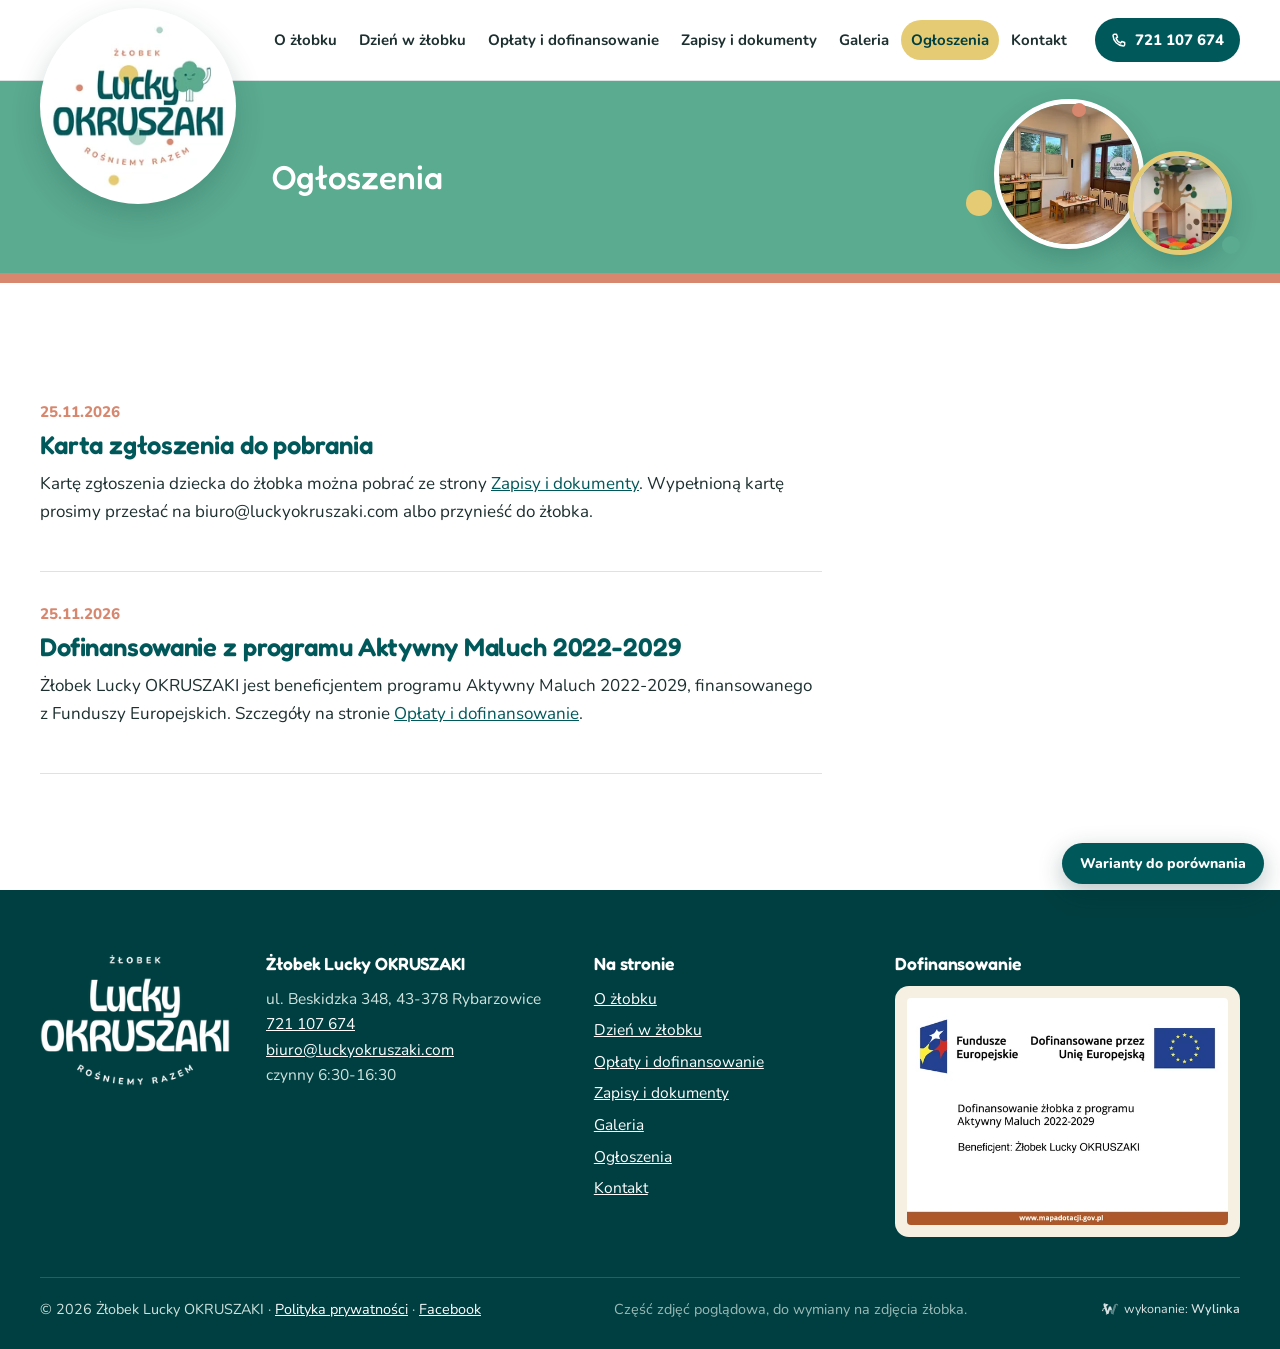
<file: ogloszenia.html>
<!doctype html>
<html lang="pl">
<head>
<meta charset="utf-8">
<meta name="viewport" content="width=device-width,initial-scale=1">
<meta name="robots" content="noindex, nofollow" data-podglad>
<title>Ogłoszenia | Żłobek Lucky OKRUSZAKI Rybarzowice</title>
<meta name="description" content="Ogłoszenia dla rodziców żłobka Lucky OKRUSZAKI w Rybarzowicach: zapisy, dokumenty, dofinansowanie i bieżące informacje.">
<link rel="canonical" href="https://okruszaki.pl/ogloszenia">
<meta property="og:title" content="Ogłoszenia | Żłobek Lucky OKRUSZAKI Rybarzowice"><meta property="og:description" content="Ogłoszenia dla rodziców żłobka Lucky OKRUSZAKI w Rybarzowicach: zapisy, dokumenty, dofinansowanie i bieżące informacje."><meta property="og:type" content="website"><meta property="og:locale" content="pl_PL"><meta property="og:image" content="https://okruszaki.pl/img/logo-600.png">
<meta name="theme-color" content="#00585a">
<link rel="icon" type="image/png" sizes="48x48" href="img/ikona-48.png"><link rel="icon" type="image/png" sizes="96x96" href="img/ikona-96.png"><link rel="icon" type="image/png" sizes="192x192" href="img/ikona-192.png"><link rel="apple-touch-icon" href="img/apple-touch-icon.png">
<link rel="preload" href="fonts/fredoka-600.woff2" as="font" type="font/woff2" crossorigin><link rel="preload" href="fonts/fredoka-500.woff2" as="font" type="font/woff2" crossorigin><link rel="preload" href="fonts/nunito.woff2" as="font" type="font/woff2" crossorigin>
<link rel="stylesheet" href="style.css">
<style>
.wylinka-badge{display:inline-flex;align-items:center;gap:.4em;color:inherit;text-decoration:none;font-size:.875em;line-height:1;opacity:.85}
.wylinka-badge:hover,.wylinka-badge:focus-visible{opacity:1}
.wylinka-badge:focus-visible{outline:2px solid currentColor;outline-offset:3px;border-radius:2px}
.wylinka-badge svg{width:18px;height:18px;flex:none;overflow:visible}
.wylinka-badge b{font-weight:600}
.wylinka-badge .wy-old{opacity:.45;transform-origin:40px 30px;transition:transform .32s cubic-bezier(.3,.7,.4,1),opacity .32s ease-out}
.wylinka-badge .wy-pod{opacity:0;transition:opacity .2s ease-out .08s}
.wylinka-badge:hover .wy-old,.wylinka-badge:focus-visible .wy-old{transform:translate(9px,7px) rotate(9deg);opacity:0}
.wylinka-badge:hover .wy-pod,.wylinka-badge:focus-visible .wy-pod{opacity:1}
@media (prefers-reduced-motion:reduce){.wylinka-badge .wy-old,.wylinka-badge .wy-pod{transition:none}.wylinka-badge:hover .wy-old,.wylinka-badge:focus-visible .wy-old{transform:none;opacity:.45}.wylinka-badge:hover .wy-pod,.wylinka-badge:focus-visible .wy-pod{opacity:0}}

</style>
<script>/* warianty do porównania w podglądzie: ?wariant=zielone-tytuly | okrag-logo | oba | obecny | linia-okrag-pomaranczowy | linia-okrag-zielony, ?oplaty=poprzednie | nowe */
(function(){try{var h=document.documentElement,q=new URLSearchParams(location.search),s=sessionStorage,w=q.get('wariant'),o=q.get('oplaty');
if(w){s.setItem('okr-t',(w=='zielone-tytuly'||w=='oba')?'1':'0');s.setItem('okr-l',(w=='okrag-logo'||w=='oba')?'1':'0');s.setItem('okr-k',/^linia-/.test(w)?'1':'0');s.setItem('okr-c',w=='linia-okrag-pomaranczowy'?'1':w=='linia-okrag-zielony'?'2':'0')}
if(o){s.setItem('okr-o',o=='poprzednie'?'1':'0')}
if(s.getItem('okr-t')=='1')h.classList.add('w-tytuly');if(s.getItem('okr-l')=='1')h.classList.add('w-okrag');if(s.getItem('okr-o')=='1')h.classList.add('op-stare');if(s.getItem('okr-k')=='1')h.classList.add('w-linia');var c=s.getItem('okr-c');if(c=='1')h.classList.add('w-kolo-p');if(c=='2')h.classList.add('w-kolo-z')}catch(e){}})();</script>
<script type="application/ld+json">{"@context": "https://schema.org", "@type": "ChildCare", "name": "Żłobek Lucky OKRUSZAKI", "url": "https://okruszaki.pl/", "logo": "https://okruszaki.pl/img/logo-600.png", "image": "https://okruszaki.pl/img/logo-600.png", "telephone": "+48721107674", "email": "biuro@luckyokruszaki.com", "address": {"@type": "PostalAddress", "streetAddress": "ul. Beskidzka 348", "postalCode": "43-378", "addressLocality": "Rybarzowice", "addressCountry": "PL"}, "openingHours": "Mo-Fr 06:30-16:30", "sameAs": ["https://www.facebook.com/people/%C5%BB%C5%82obek-Lucky-Okruszaki/61586409999313/"]}</script><script type="application/ld+json">{"@context": "https://schema.org", "@type": "BreadcrumbList", "itemListElement": [{"@type": "ListItem", "position": 1, "name": "Strona główna", "item": "https://okruszaki.pl/"}, {"@type": "ListItem", "position": 2, "name": "Ogłoszenia", "item": "https://okruszaki.pl/ogloszenia"}]}</script>
</head>
<body>
<a class="skip" href="#tresc">Przejdź do treści</a>
<div class="top"><div class="wrap">
<a class="logo" href="./" aria-label="Żłobek Lucky OKRUSZAKI - strona główna"><img src="img/logo-kolo-440.webp" srcset="img/logo-kolo-220.webp 220w, img/logo-kolo-440.webp 440w, img/logo-kolo-660.webp 660w" sizes="(max-width:760px) 112px, 196px" width="440" height="440" alt="Żłobek Lucky OKRUSZAKI - rośniemy razem"></a>
<nav class="nav" aria-label="Menu główne"><a href="o-zlobku.html">O żłobku</a><a href="dzien-w-zlobku.html">Dzień w żłobku</a><a href="oplaty-i-dofinansowanie.html">Opłaty i dofinansowanie</a><a href="zapisy-i-dokumenty.html">Zapisy i dokumenty</a><a href="galeria.html">Galeria</a><a href="ogloszenia.html" aria-current="page">Ogłoszenia</a><a href="kontakt.html">Kontakt</a></nav>
<a class="tel" href="tel:+48721107674"><svg viewBox="0 0 24 24" aria-hidden="true" fill="none" stroke="currentColor" stroke-width="2.2" stroke-linecap="round" stroke-linejoin="round"><path d="M5 3.5h3.2l1.6 4.3-2.2 1.5a11 11 0 0 0 7.1 7.1l1.5-2.2 4.3 1.6V19a2 2 0 0 1-2 2A16.5 16.5 0 0 1 3 5.5a2 2 0 0 1 2-2z"/></svg>721 107 674</a>
<button class="burger" type="button" aria-expanded="false" aria-controls="panel" aria-label="Otwórz menu"><span></span><span></span><span></span></button>
</div></div>
<nav class="panel" id="panel" aria-label="Menu"><a href="./">Strona główna</a><a href="o-zlobku.html">O żłobku</a><a href="dzien-w-zlobku.html">Dzień w żłobku</a><a href="oplaty-i-dofinansowanie.html">Opłaty i dofinansowanie</a><a href="zapisy-i-dokumenty.html">Zapisy i dokumenty</a><a href="galeria.html">Galeria</a><a href="ogloszenia.html" aria-current="page">Ogłoszenia</a><a href="kontakt.html">Kontakt</a><a class="tel" href="tel:+48721107674"><svg viewBox="0 0 24 24" aria-hidden="true" fill="none" stroke="currentColor" stroke-width="2.2" stroke-linecap="round" stroke-linejoin="round"><path d="M5 3.5h3.2l1.6 4.3-2.2 1.5a11 11 0 0 0 7.1 7.1l1.5-2.2 4.3 1.6V19a2 2 0 0 1-2 2A16.5 16.5 0 0 1 3 5.5a2 2 0 0 1 2-2z"/></svg>Zadzwoń: 721 107 674</a></nav>
<main id="tresc">
<header class="pod">
<div class="wrap"><h1>Ogłoszenia</h1><div class="pod-deko" aria-hidden="true"><span class="okr o-z" style="width:26px;height:26px;left:2%;top:58%"></span><span class="okr o-t" style="width:14px;height:14px;left:40%;top:4%"></span><span class="okr o-g" style="width:18px;height:18px;right:0;bottom:2%"></span><img class="pk1" src="img/zw-kacik-k480.webp" srcset="img/zw-kacik-k240.webp 240w, img/zw-kacik-k480.webp 480w" sizes="(max-width:760px) 72px, 150px" width="480" height="480" alt=""><img class="pk2" src="img/zw-drzewo-k240.webp" srcset="img/zw-drzewo-k240.webp 240w, img/zw-drzewo-k480.webp 480w" sizes="(max-width:760px) 50px, 104px" width="240" height="240" alt=""></div></div></header><section class="sek"><div class="wrap"><div class="tresc">
<article class="wpis"><time datetime="2026-11-25">25.11.2026</time><h2>Karta zgłoszenia do pobrania</h2><p>Kartę zgłoszenia dziecka do żłobka można pobrać ze strony <a href="zapisy-i-dokumenty.html">Zapisy i dokumenty</a>. Wypełnioną kartę prosimy przesłać na biuro@luckyokruszaki.com albo przynieść do żłobka.</p></article>
<article class="wpis"><time datetime="2026-11-25">25.11.2026</time><h2>Dofinansowanie z programu Aktywny Maluch 2022-2029</h2><p>Żłobek Lucky OKRUSZAKI jest beneficjentem programu Aktywny Maluch 2022-2029, finansowanego z Funduszy Europejskich. Szczegóły na stronie <a href="oplaty-i-dofinansowanie.html">Opłaty i dofinansowanie</a>.</p></article>
</div></div></section>
</main>
<footer class="stopka"><div class="wrap">
<div class="st">
<div class="logo-st"><img src="img/logo-biale-480.webp" srcset="img/logo-biale-240.webp 240w, img/logo-biale-480.webp 480w" sizes="190px" width="480" height="333" alt="Żłobek Lucky OKRUSZAKI - rośniemy razem" loading="lazy"></div>
<div><h3>Żłobek Lucky OKRUSZAKI</h3><p>ul. Beskidzka 348, 43-378 Rybarzowice<br><a href="tel:+48721107674">721 107 674</a><br><a href="mailto:biuro@luckyokruszaki.com">biuro@luckyokruszaki.com</a><br>czynny 6:30-16:30</p></div>
<div><h3>Na stronie</h3><ul><li><a href="o-zlobku.html">O żłobku</a></li><li><a href="dzien-w-zlobku.html">Dzień w żłobku</a></li><li><a href="oplaty-i-dofinansowanie.html">Opłaty i dofinansowanie</a></li><li><a href="zapisy-i-dokumenty.html">Zapisy i dokumenty</a></li><li><a href="galeria.html">Galeria</a></li><li><a href="ogloszenia.html">Ogłoszenia</a></li><li><a href="kontakt.html">Kontakt</a></li></ul></div>
<div class="szer"><h3>Dofinansowanie</h3><div class="tab"><img src="img/aktywny-maluch-560.webp" width="560" height="396" alt="Fundusze Europejskie, Dofinansowane przez Unię Europejską. Dofinansowanie żłobka z programu Aktywny Maluch 2022-2029. Beneficjent: Żłobek Lucky OKRUSZAKI. www.mapadotacji.gov.pl" loading="lazy"></div></div>
</div>
<div class="st-dol"><span>&copy; <span id="rok">2026</span> Żłobek Lucky OKRUSZAKI &middot; <a href="polityka-prywatnosci.html">Polityka prywatności</a> &middot; <a href="https://www.facebook.com/people/%C5%BB%C5%82obek-Lucky-Okruszaki/61586409999313/" rel="noopener">Facebook</a></span><span style="opacity:.75">Część zdjęć poglądowa, do wymiany na zdjęcia żłobka.</span><a class="wylinka-badge" href="https://wylinka.pl/?utm_source=okruszaki.pl&amp;utm_medium=stopka&amp;utm_campaign=wykonanie" rel="noopener" title="Strona wykonana przez Wylinka"><svg viewBox="0 0 64 64" aria-hidden="true" focusable="false" fill="currentColor"><path d="M9.8 22.8l-1.2-7.9 2.2-3.7 15.5 4.6-.5 1.5-7.2 5.5 4.7 15.6 5-15.6 7 0 4.1 12.7-4.2-.9-2.6 1.8-.8-2.2-5.3 15.6-4.3 0 .4 .2-2.1 2.8-1.3-1.1 1.1-1.4-3.1 .2-.1-1.7 2.2-.1-5.7-16.5-4.8 .6-.8 3.1 0 .5-.3 .5 .8 2.2-1.6 .5-.4-1.3-.8 1.6-1.5-.8 .8-1.6-1.4 .6-.6-1.6 2.3-.8 .2-.4 1.3-4.8 5.9-.8-2.4-6.9zM15.2 13.7l-.1-.4-.4 .8-.1 .8 .1 1 .1 .4 .3 .7 .3-.9 .1-.7 0-.8z"/><path class="wy-pod" d="M37.1 49.8l-4.5-13.3 2.6-1.8 4.2 .9 .9 2.8 3-9.7 0-.5 .1-.8 3.2-8.4 .5-1 .6-1 .9-1.1 1.3-1 1.1-.7 1.4-.5 1.4-.3 .7 0 .9 0 1.2 .3 1.4 .6 .8 .5 .7 .7 .6 .7 .5 .9 .3 .9 .1 .9 0 .8-.2 .9-.5 .9-.5 .6-.7 .5-.7 .3-.1-.1 0-.1 .5-.5 .3-.7 .2-.5 0-.6-.1-.6-.3-.7-.4-.5-.4-.4-.5-.3-.6-.3-.7 0-.7 .1-.6 .1-.5 .4-.5 .5-.3 .5-.2 .7-.1 1.5-1.4 5.1-.8 3.3-.3 .7-.5 .7-6 17.5 1.9 .1-.1 1.7-3.1-.2 1.1 1.4-1.3 1.1-2.1-2.8 .4-.2z"/><path class="wy-old" d="M40.8 50l.4-.2-4.1 0-4.2-12.5 2.5-1.7 4.3 .9 .6 1.9 .6-1.6 0-.3 2.4-7.8 0-.5 .1-.8 3.2-8.4 .4-.8 .6-.9 .9-1.2 .9-.9 1.3-.8 1.4-.6 1.2-.3 1.4-.1 1.3 .1 .6 .2 .8 .3 1.1 .6 .9 .7 .7 .9 .5 .9 .3 .9 .1 1.1-.1 .9-.3 .9-.4 .7-.6 .7-.6 .4-.6 .2-.1-.1 0-.1 .5-.5 .3-.7 .2-.5 0-.5-.1-.6-.2-.6-.3-.5-.4-.5-.5-.3-.6-.3-.7-.1-.6 0-.6 .1-.6 .3-.6 .5-.3 .4-.2 .5-.1 .5-.1 1.5-1.4 5.1-.8 3.3-.3 .7-.5 .7-6 17.5 1.9 .1-.1 1.7-3.1-.2 1.1 1.4-1.3 1.1zM49.6 17.1l.6 1.7-1.5 1.9 .4 .4 1.8-2.1-.7-2.1zM48.1 28.3l.5 1.8-1.7 1.8 .4 .4 1.9-2-.6-2.2zM37.9 41.7l1.7-1.5-.4-.4-1.7 1.4zM42.6 38.7l-1.5 2.8 1.1 2-1.3 2.6 .5 .2 1.5-2.8-1.1-2 1.4-2.5z"/></svg><span>wykonanie: <b>Wylinka</b></span></a></div>
</div></footer>
<div class="lb" id="lb" role="dialog" aria-modal="true" aria-label="Powiększone zdjęcie"><button class="x" type="button" aria-label="Zamknij">&times;</button><button class="p" type="button" aria-label="Poprzednie">&lsaquo;</button><img alt=""><button class="n" type="button" aria-label="Następne">&rsaquo;</button><div class="licz"></div></div>
<div class="warianty" id="warianty"><button class="w-kup" type="button" aria-expanded="false" aria-controls="w-lista">Warianty do porównania</button>
<div class="w-lista" id="w-lista">
<p><b>Linia pod nagłówkiem zakładek</b><span><button type="button" data-w="k" data-v="0">pomarańczowa (obecna)</button><button type="button" data-w="k" data-v="1">ciemnozielona</button></span></p>
<p><b>Okrąg przy dużym zdjęciu w nagłówku</b><span><button type="button" data-w="c" data-v="0">biały (obecny)</button><button type="button" data-w="c" data-v="1">pomarańczowy</button><button type="button" data-w="c" data-v="2">ciemnozielony</button></span></p>
<p><b>Tytuły zakładek</b><span><button type="button" data-w="t" data-v="0">białe (obecne)</button><button type="button" data-w="t" data-v="1">ciemnozielone</button></span></p>
<p><b>Logo</b><span><button type="button" data-w="l" data-v="0">bez okręgu (obecne)</button><button type="button" data-w="l" data-v="1">z cienkim okręgiem</button></span></p>
<p><b>Zakładka Opłaty, górna część</b><span><button type="button" data-w="o" data-v="0">jaśniejsza (nowa)</button><button type="button" data-w="o" data-v="1">ciemnozielona (poprzednia)</button></span></p>
<a href="oplaty-i-dofinansowanie.html">Przejdź do zakładki Opłaty</a>
</div></div>
<script src="app.js" defer></script>
</body>
</html>
</file>
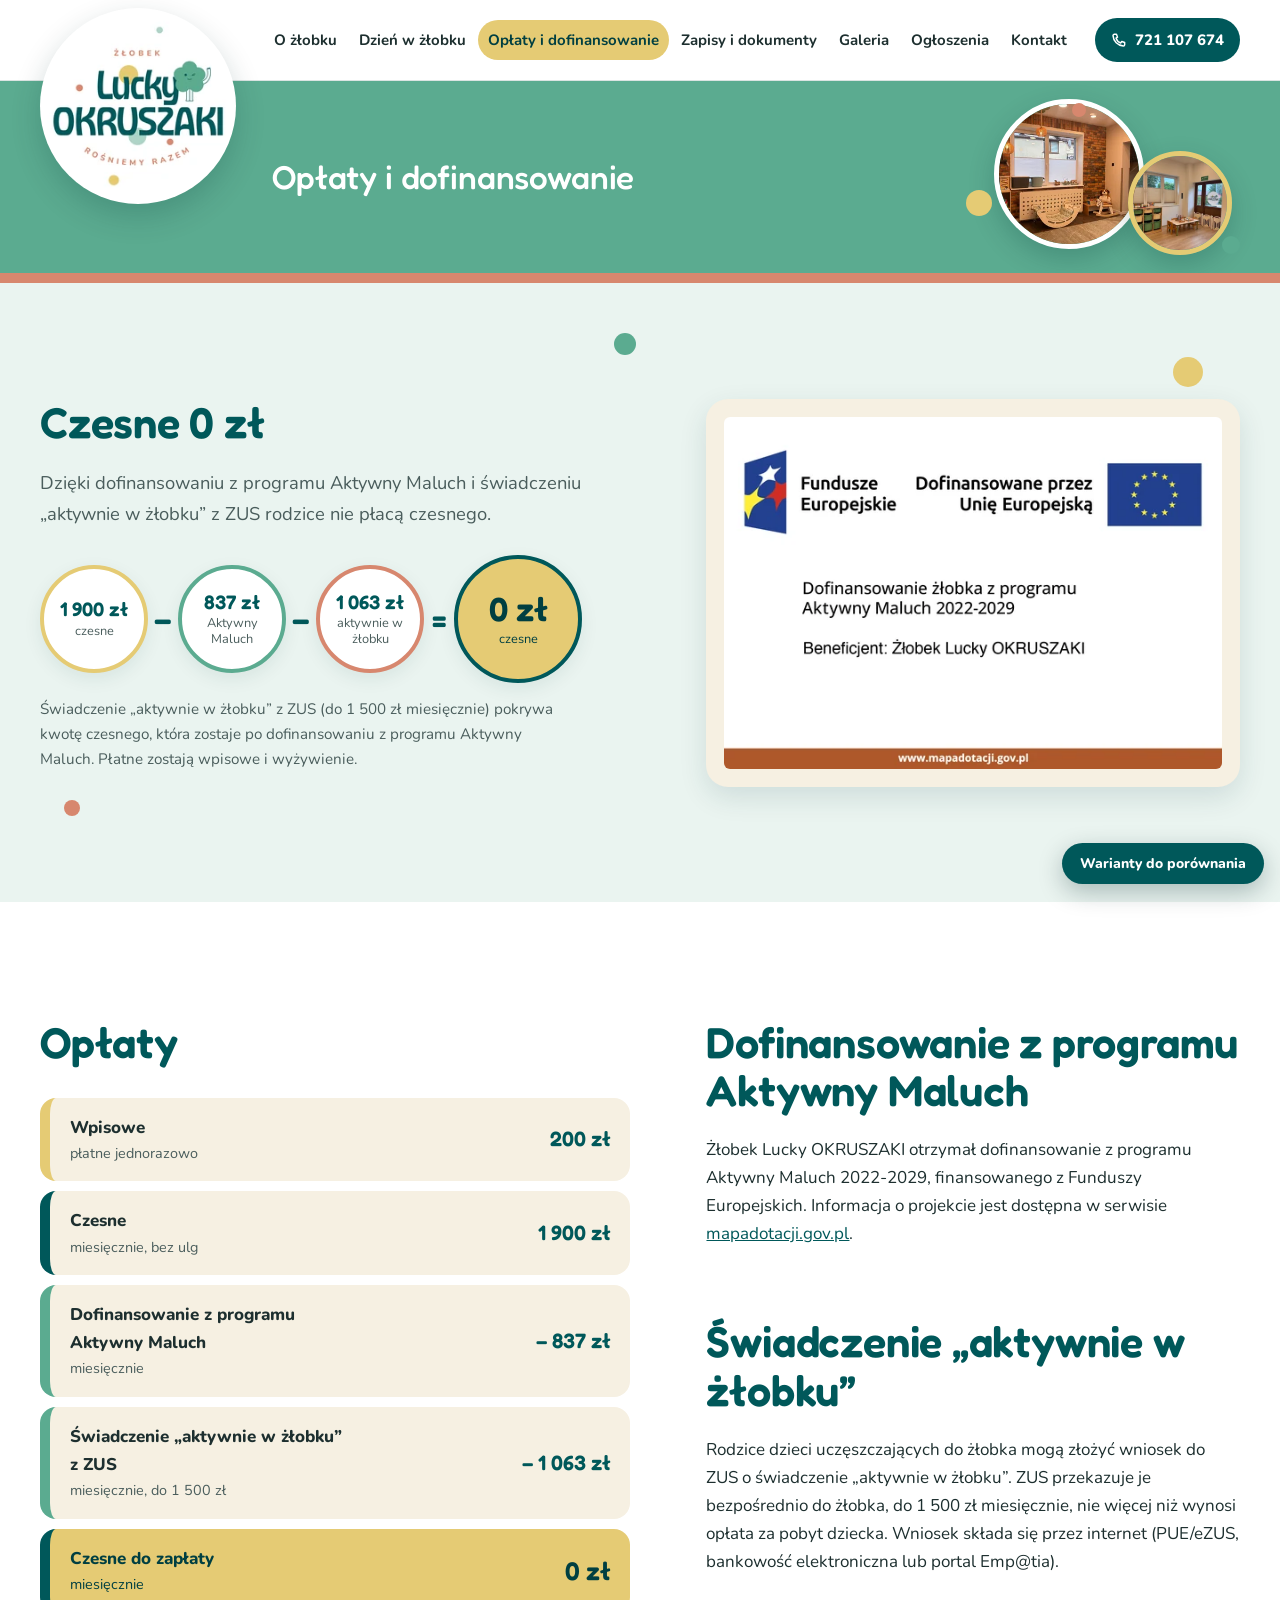
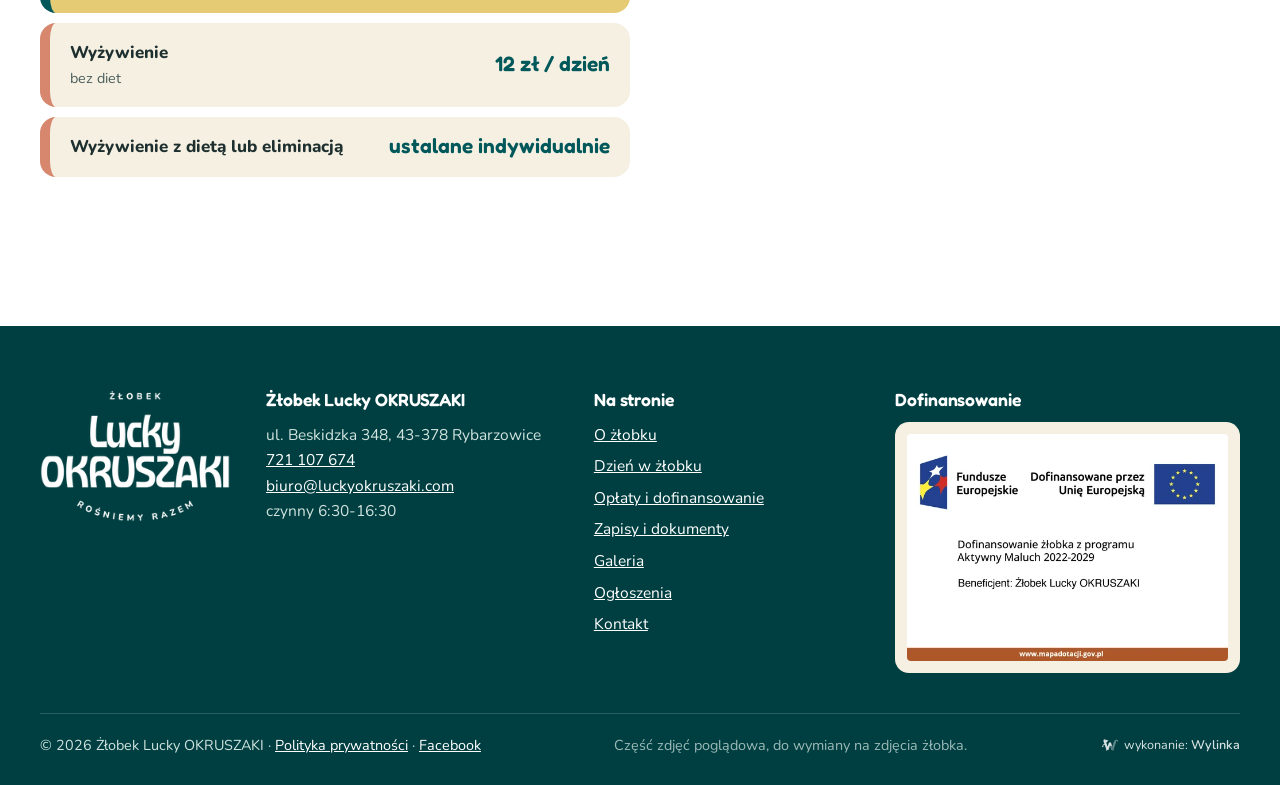
<file: oplaty-i-dofinansowanie.html>
<!doctype html>
<html lang="pl">
<head>
<meta charset="utf-8">
<meta name="viewport" content="width=device-width,initial-scale=1">
<meta name="robots" content="noindex, nofollow" data-podglad>
<title>Opłaty i dofinansowanie | Żłobek Lucky OKRUSZAKI</title>
<meta name="description" content="Opłaty w żłobku Lucky OKRUSZAKI w Rybarzowicach: wpisowe 200 zł, czesne 1 900 zł miesięcznie, wyżywienie 12 zł dziennie. Dofinansowanie Aktywny Maluch 837 zł i świadczenie ZUS „aktywnie w żłobku” do 1 500 zł.">
<link rel="canonical" href="https://okruszaki.pl/oplaty-i-dofinansowanie">
<meta property="og:title" content="Opłaty i dofinansowanie | Żłobek Lucky OKRUSZAKI"><meta property="og:description" content="Opłaty w żłobku Lucky OKRUSZAKI w Rybarzowicach: wpisowe 200 zł, czesne 1 900 zł miesięcznie, wyżywienie 12 zł dziennie. Dofinansowanie Aktywny Maluch 837 zł i świadczenie ZUS „aktywnie w żłobku” do 1 500 zł."><meta property="og:type" content="website"><meta property="og:locale" content="pl_PL"><meta property="og:image" content="https://okruszaki.pl/img/logo-600.png">
<meta name="theme-color" content="#00585a">
<link rel="icon" type="image/png" sizes="48x48" href="img/ikona-48.png"><link rel="icon" type="image/png" sizes="96x96" href="img/ikona-96.png"><link rel="icon" type="image/png" sizes="192x192" href="img/ikona-192.png"><link rel="apple-touch-icon" href="img/apple-touch-icon.png">
<link rel="preload" href="fonts/fredoka-600.woff2" as="font" type="font/woff2" crossorigin><link rel="preload" href="fonts/fredoka-500.woff2" as="font" type="font/woff2" crossorigin><link rel="preload" href="fonts/nunito.woff2" as="font" type="font/woff2" crossorigin>
<link rel="stylesheet" href="style.css">
<style>
.wylinka-badge{display:inline-flex;align-items:center;gap:.4em;color:inherit;text-decoration:none;font-size:.875em;line-height:1;opacity:.85}
.wylinka-badge:hover,.wylinka-badge:focus-visible{opacity:1}
.wylinka-badge:focus-visible{outline:2px solid currentColor;outline-offset:3px;border-radius:2px}
.wylinka-badge svg{width:18px;height:18px;flex:none;overflow:visible}
.wylinka-badge b{font-weight:600}
.wylinka-badge .wy-old{opacity:.45;transform-origin:40px 30px;transition:transform .32s cubic-bezier(.3,.7,.4,1),opacity .32s ease-out}
.wylinka-badge .wy-pod{opacity:0;transition:opacity .2s ease-out .08s}
.wylinka-badge:hover .wy-old,.wylinka-badge:focus-visible .wy-old{transform:translate(9px,7px) rotate(9deg);opacity:0}
.wylinka-badge:hover .wy-pod,.wylinka-badge:focus-visible .wy-pod{opacity:1}
@media (prefers-reduced-motion:reduce){.wylinka-badge .wy-old,.wylinka-badge .wy-pod{transition:none}.wylinka-badge:hover .wy-old,.wylinka-badge:focus-visible .wy-old{transform:none;opacity:.45}.wylinka-badge:hover .wy-pod,.wylinka-badge:focus-visible .wy-pod{opacity:0}}

</style>
<script>/* warianty do porównania w podglądzie: ?wariant=zielone-tytuly | okrag-logo | oba | obecny | linia-okrag-pomaranczowy | linia-okrag-zielony, ?oplaty=poprzednie | nowe */
(function(){try{var h=document.documentElement,q=new URLSearchParams(location.search),s=sessionStorage,w=q.get('wariant'),o=q.get('oplaty');
if(w){s.setItem('okr-t',(w=='zielone-tytuly'||w=='oba')?'1':'0');s.setItem('okr-l',(w=='okrag-logo'||w=='oba')?'1':'0');s.setItem('okr-k',/^linia-/.test(w)?'1':'0');s.setItem('okr-c',w=='linia-okrag-pomaranczowy'?'1':w=='linia-okrag-zielony'?'2':'0')}
if(o){s.setItem('okr-o',o=='poprzednie'?'1':'0')}
if(s.getItem('okr-t')=='1')h.classList.add('w-tytuly');if(s.getItem('okr-l')=='1')h.classList.add('w-okrag');if(s.getItem('okr-o')=='1')h.classList.add('op-stare');if(s.getItem('okr-k')=='1')h.classList.add('w-linia');var c=s.getItem('okr-c');if(c=='1')h.classList.add('w-kolo-p');if(c=='2')h.classList.add('w-kolo-z')}catch(e){}})();</script>
<script type="application/ld+json">{"@context": "https://schema.org", "@type": "ChildCare", "name": "Żłobek Lucky OKRUSZAKI", "url": "https://okruszaki.pl/", "logo": "https://okruszaki.pl/img/logo-600.png", "image": "https://okruszaki.pl/img/logo-600.png", "telephone": "+48721107674", "email": "biuro@luckyokruszaki.com", "address": {"@type": "PostalAddress", "streetAddress": "ul. Beskidzka 348", "postalCode": "43-378", "addressLocality": "Rybarzowice", "addressCountry": "PL"}, "openingHours": "Mo-Fr 06:30-16:30", "sameAs": ["https://www.facebook.com/people/%C5%BB%C5%82obek-Lucky-Okruszaki/61586409999313/"]}</script><script type="application/ld+json">{"@context": "https://schema.org", "@type": "BreadcrumbList", "itemListElement": [{"@type": "ListItem", "position": 1, "name": "Strona główna", "item": "https://okruszaki.pl/"}, {"@type": "ListItem", "position": 2, "name": "Opłaty i dofinansowanie", "item": "https://okruszaki.pl/oplaty-i-dofinansowanie"}]}</script>
</head>
<body>
<a class="skip" href="#tresc">Przejdź do treści</a>
<div class="top"><div class="wrap">
<a class="logo" href="./" aria-label="Żłobek Lucky OKRUSZAKI - strona główna"><img src="img/logo-kolo-440.webp" srcset="img/logo-kolo-220.webp 220w, img/logo-kolo-440.webp 440w, img/logo-kolo-660.webp 660w" sizes="(max-width:760px) 112px, 196px" width="440" height="440" alt="Żłobek Lucky OKRUSZAKI - rośniemy razem"></a>
<nav class="nav" aria-label="Menu główne"><a href="o-zlobku.html">O żłobku</a><a href="dzien-w-zlobku.html">Dzień w żłobku</a><a href="oplaty-i-dofinansowanie.html" aria-current="page">Opłaty i dofinansowanie</a><a href="zapisy-i-dokumenty.html">Zapisy i dokumenty</a><a href="galeria.html">Galeria</a><a href="ogloszenia.html">Ogłoszenia</a><a href="kontakt.html">Kontakt</a></nav>
<a class="tel" href="tel:+48721107674"><svg viewBox="0 0 24 24" aria-hidden="true" fill="none" stroke="currentColor" stroke-width="2.2" stroke-linecap="round" stroke-linejoin="round"><path d="M5 3.5h3.2l1.6 4.3-2.2 1.5a11 11 0 0 0 7.1 7.1l1.5-2.2 4.3 1.6V19a2 2 0 0 1-2 2A16.5 16.5 0 0 1 3 5.5a2 2 0 0 1 2-2z"/></svg>721 107 674</a>
<button class="burger" type="button" aria-expanded="false" aria-controls="panel" aria-label="Otwórz menu"><span></span><span></span><span></span></button>
</div></div>
<nav class="panel" id="panel" aria-label="Menu"><a href="./">Strona główna</a><a href="o-zlobku.html">O żłobku</a><a href="dzien-w-zlobku.html">Dzień w żłobku</a><a href="oplaty-i-dofinansowanie.html" aria-current="page">Opłaty i dofinansowanie</a><a href="zapisy-i-dokumenty.html">Zapisy i dokumenty</a><a href="galeria.html">Galeria</a><a href="ogloszenia.html">Ogłoszenia</a><a href="kontakt.html">Kontakt</a><a class="tel" href="tel:+48721107674"><svg viewBox="0 0 24 24" aria-hidden="true" fill="none" stroke="currentColor" stroke-width="2.2" stroke-linecap="round" stroke-linejoin="round"><path d="M5 3.5h3.2l1.6 4.3-2.2 1.5a11 11 0 0 0 7.1 7.1l1.5-2.2 4.3 1.6V19a2 2 0 0 1-2 2A16.5 16.5 0 0 1 3 5.5a2 2 0 0 1 2-2z"/></svg>Zadzwoń: 721 107 674</a></nav>
<main id="tresc">
<header class="pod">
<div class="wrap"><h1>Opłaty i dofinansowanie</h1><div class="pod-deko" aria-hidden="true"><span class="okr o-z" style="width:26px;height:26px;left:2%;top:58%"></span><span class="okr o-t" style="width:14px;height:14px;left:40%;top:4%"></span><span class="okr o-g" style="width:18px;height:18px;right:0;bottom:2%"></span><img class="pk1" src="img/zw-sala-k480.webp" srcset="img/zw-sala-k240.webp 240w, img/zw-sala-k480.webp 480w" sizes="(max-width:760px) 72px, 150px" width="480" height="480" alt=""><img class="pk2" src="img/zw-kacik-k240.webp" srcset="img/zw-kacik-k240.webp 240w, img/zw-kacik-k480.webp 480w" sizes="(max-width:760px) 50px, 104px" width="240" height="240" alt=""></div></div></header><section class="sek sek-m sek-op">
<span class="okr o-z" style="width:30px;height:30px;right:6%;top:12%" aria-hidden="true"></span><span class="okr o-t" style="width:16px;height:16px;left:5%;bottom:14%" aria-hidden="true"></span><span class="okr o-g" style="width:22px;height:22px;left:48%;top:8%" aria-hidden="true"></span>
<div class="wrap dwie">
<div>
<h2>Czesne 0 zł</h2>
<p class="lead2">Dzięki dofinansowaniu z programu Aktywny Maluch i świadczeniu „aktywnie w żłobku” z ZUS rodzice nie płacą czesnego.</p>
<ul class="rownanie" aria-label="Czesne 1 900 zł minus 837 zł z programu Aktywny Maluch minus 1 063 zł świadczenia aktywnie w żłobku, do zapłaty 0 zł czesnego">
<li><span class="kk"><b>1 900 zł</b>czesne</span></li>
<li><span class="op" aria-hidden="true">&minus;</span><span class="kk"><b>837 zł</b>Aktywny Maluch</span></li>
<li><span class="op" aria-hidden="true">&minus;</span><span class="kk"><b>1 063 zł</b>aktywnie w żłobku</span></li>
<li><span class="op" aria-hidden="true">=</span><span class="kk zero"><b>0 zł</b>czesne</span></li>
</ul>
<p class="przyp">Świadczenie „aktywnie w żłobku” z ZUS (do 1 500 zł miesięcznie) pokrywa kwotę czesnego, która zostaje po dofinansowaniu z programu Aktywny Maluch. Płatne zostają wpisowe i wyżywienie.</p>
</div>
<div class="tablica"><img src="img/aktywny-maluch-1120.webp" srcset="img/aktywny-maluch-560.webp 560w, img/aktywny-maluch-1120.webp 1120w" sizes="(max-width:600px) 90vw, 530px" width="1120" height="792" alt="Fundusze Europejskie, Dofinansowane przez Unię Europejską. Dofinansowanie żłobka z programu Aktywny Maluch 2022-2029. Beneficjent: Żłobek Lucky OKRUSZAKI. www.mapadotacji.gov.pl" loading="lazy"></div>
</div></section>
<section class="sek"><div class="wrap dwie" style="align-items:start">
<div class="tresc">
<h2>Opłaty</h2>
<table class="cennik">
<tbody>
<tr class="c-z"><th scope="row">Wpisowe<small>płatne jednorazowo</small></th><td>200 zł</td></tr>
<tr class="c-m"><th scope="row">Czesne<small>miesięcznie, bez ulg</small></th><td>1 900 zł</td></tr>
<tr class="c-g"><th scope="row">Dofinansowanie z programu Aktywny Maluch<small>miesięcznie</small></th><td>&minus; 837 zł</td></tr>
<tr class="c-g"><th scope="row">Świadczenie „aktywnie w żłobku” z ZUS<small>miesięcznie, do 1 500 zł</small></th><td>&minus; 1 063 zł</td></tr>
<tr class="c-0"><th scope="row">Czesne do zapłaty<small>miesięcznie</small></th><td>0 zł</td></tr>
<tr class="c-t"><th scope="row">Wyżywienie<small>bez diet</small></th><td>12 zł / dzień</td></tr>
<tr class="c-t"><th scope="row">Wyżywienie z dietą lub eliminacją</th><td>ustalane indywidualnie</td></tr>
</tbody>
</table>
</div>
<div class="tresc">
<h2>Dofinansowanie z programu Aktywny Maluch</h2>
<p>Żłobek Lucky OKRUSZAKI otrzymał dofinansowanie z programu Aktywny Maluch 2022-2029, finansowanego z Funduszy Europejskich. Informacja o projekcie jest dostępna w serwisie <a href="https://www.mapadotacji.gov.pl" rel="noopener">mapadotacji.gov.pl</a>.</p>
<h2>Świadczenie „aktywnie w żłobku”</h2>
<p>Rodzice dzieci uczęszczających do żłobka mogą złożyć wniosek do ZUS o świadczenie „aktywnie w żłobku”. ZUS przekazuje je bezpośrednio do żłobka, do 1 500 zł miesięcznie, nie więcej niż wynosi opłata za pobyt dziecka. Wniosek składa się przez internet (PUE/eZUS, bankowość elektroniczna lub portal Emp@tia).</p>
</div>
</div></section>
</main>
<footer class="stopka"><div class="wrap">
<div class="st">
<div class="logo-st"><img src="img/logo-biale-480.webp" srcset="img/logo-biale-240.webp 240w, img/logo-biale-480.webp 480w" sizes="190px" width="480" height="333" alt="Żłobek Lucky OKRUSZAKI - rośniemy razem" loading="lazy"></div>
<div><h3>Żłobek Lucky OKRUSZAKI</h3><p>ul. Beskidzka 348, 43-378 Rybarzowice<br><a href="tel:+48721107674">721 107 674</a><br><a href="mailto:biuro@luckyokruszaki.com">biuro@luckyokruszaki.com</a><br>czynny 6:30-16:30</p></div>
<div><h3>Na stronie</h3><ul><li><a href="o-zlobku.html">O żłobku</a></li><li><a href="dzien-w-zlobku.html">Dzień w żłobku</a></li><li><a href="oplaty-i-dofinansowanie.html">Opłaty i dofinansowanie</a></li><li><a href="zapisy-i-dokumenty.html">Zapisy i dokumenty</a></li><li><a href="galeria.html">Galeria</a></li><li><a href="ogloszenia.html">Ogłoszenia</a></li><li><a href="kontakt.html">Kontakt</a></li></ul></div>
<div class="szer"><h3>Dofinansowanie</h3><div class="tab"><img src="img/aktywny-maluch-560.webp" width="560" height="396" alt="Fundusze Europejskie, Dofinansowane przez Unię Europejską. Dofinansowanie żłobka z programu Aktywny Maluch 2022-2029. Beneficjent: Żłobek Lucky OKRUSZAKI. www.mapadotacji.gov.pl" loading="lazy"></div></div>
</div>
<div class="st-dol"><span>&copy; <span id="rok">2026</span> Żłobek Lucky OKRUSZAKI &middot; <a href="polityka-prywatnosci.html">Polityka prywatności</a> &middot; <a href="https://www.facebook.com/people/%C5%BB%C5%82obek-Lucky-Okruszaki/61586409999313/" rel="noopener">Facebook</a></span><span style="opacity:.75">Część zdjęć poglądowa, do wymiany na zdjęcia żłobka.</span><a class="wylinka-badge" href="https://wylinka.pl/?utm_source=okruszaki.pl&amp;utm_medium=stopka&amp;utm_campaign=wykonanie" rel="noopener" title="Strona wykonana przez Wylinka"><svg viewBox="0 0 64 64" aria-hidden="true" focusable="false" fill="currentColor"><path d="M9.8 22.8l-1.2-7.9 2.2-3.7 15.5 4.6-.5 1.5-7.2 5.5 4.7 15.6 5-15.6 7 0 4.1 12.7-4.2-.9-2.6 1.8-.8-2.2-5.3 15.6-4.3 0 .4 .2-2.1 2.8-1.3-1.1 1.1-1.4-3.1 .2-.1-1.7 2.2-.1-5.7-16.5-4.8 .6-.8 3.1 0 .5-.3 .5 .8 2.2-1.6 .5-.4-1.3-.8 1.6-1.5-.8 .8-1.6-1.4 .6-.6-1.6 2.3-.8 .2-.4 1.3-4.8 5.9-.8-2.4-6.9zM15.2 13.7l-.1-.4-.4 .8-.1 .8 .1 1 .1 .4 .3 .7 .3-.9 .1-.7 0-.8z"/><path class="wy-pod" d="M37.1 49.8l-4.5-13.3 2.6-1.8 4.2 .9 .9 2.8 3-9.7 0-.5 .1-.8 3.2-8.4 .5-1 .6-1 .9-1.1 1.3-1 1.1-.7 1.4-.5 1.4-.3 .7 0 .9 0 1.2 .3 1.4 .6 .8 .5 .7 .7 .6 .7 .5 .9 .3 .9 .1 .9 0 .8-.2 .9-.5 .9-.5 .6-.7 .5-.7 .3-.1-.1 0-.1 .5-.5 .3-.7 .2-.5 0-.6-.1-.6-.3-.7-.4-.5-.4-.4-.5-.3-.6-.3-.7 0-.7 .1-.6 .1-.5 .4-.5 .5-.3 .5-.2 .7-.1 1.5-1.4 5.1-.8 3.3-.3 .7-.5 .7-6 17.5 1.9 .1-.1 1.7-3.1-.2 1.1 1.4-1.3 1.1-2.1-2.8 .4-.2z"/><path class="wy-old" d="M40.8 50l.4-.2-4.1 0-4.2-12.5 2.5-1.7 4.3 .9 .6 1.9 .6-1.6 0-.3 2.4-7.8 0-.5 .1-.8 3.2-8.4 .4-.8 .6-.9 .9-1.2 .9-.9 1.3-.8 1.4-.6 1.2-.3 1.4-.1 1.3 .1 .6 .2 .8 .3 1.1 .6 .9 .7 .7 .9 .5 .9 .3 .9 .1 1.1-.1 .9-.3 .9-.4 .7-.6 .7-.6 .4-.6 .2-.1-.1 0-.1 .5-.5 .3-.7 .2-.5 0-.5-.1-.6-.2-.6-.3-.5-.4-.5-.5-.3-.6-.3-.7-.1-.6 0-.6 .1-.6 .3-.6 .5-.3 .4-.2 .5-.1 .5-.1 1.5-1.4 5.1-.8 3.3-.3 .7-.5 .7-6 17.5 1.9 .1-.1 1.7-3.1-.2 1.1 1.4-1.3 1.1zM49.6 17.1l.6 1.7-1.5 1.9 .4 .4 1.8-2.1-.7-2.1zM48.1 28.3l.5 1.8-1.7 1.8 .4 .4 1.9-2-.6-2.2zM37.9 41.7l1.7-1.5-.4-.4-1.7 1.4zM42.6 38.7l-1.5 2.8 1.1 2-1.3 2.6 .5 .2 1.5-2.8-1.1-2 1.4-2.5z"/></svg><span>wykonanie: <b>Wylinka</b></span></a></div>
</div></footer>
<div class="lb" id="lb" role="dialog" aria-modal="true" aria-label="Powiększone zdjęcie"><button class="x" type="button" aria-label="Zamknij">&times;</button><button class="p" type="button" aria-label="Poprzednie">&lsaquo;</button><img alt=""><button class="n" type="button" aria-label="Następne">&rsaquo;</button><div class="licz"></div></div>
<div class="warianty" id="warianty"><button class="w-kup" type="button" aria-expanded="false" aria-controls="w-lista">Warianty do porównania</button>
<div class="w-lista" id="w-lista">
<p><b>Linia pod nagłówkiem zakładek</b><span><button type="button" data-w="k" data-v="0">pomarańczowa (obecna)</button><button type="button" data-w="k" data-v="1">ciemnozielona</button></span></p>
<p><b>Okrąg przy dużym zdjęciu w nagłówku</b><span><button type="button" data-w="c" data-v="0">biały (obecny)</button><button type="button" data-w="c" data-v="1">pomarańczowy</button><button type="button" data-w="c" data-v="2">ciemnozielony</button></span></p>
<p><b>Tytuły zakładek</b><span><button type="button" data-w="t" data-v="0">białe (obecne)</button><button type="button" data-w="t" data-v="1">ciemnozielone</button></span></p>
<p><b>Logo</b><span><button type="button" data-w="l" data-v="0">bez okręgu (obecne)</button><button type="button" data-w="l" data-v="1">z cienkim okręgiem</button></span></p>
<p><b>Zakładka Opłaty, górna część</b><span><button type="button" data-w="o" data-v="0">jaśniejsza (nowa)</button><button type="button" data-w="o" data-v="1">ciemnozielona (poprzednia)</button></span></p>
<a href="oplaty-i-dofinansowanie.html">Przejdź do zakładki Opłaty</a>
</div></div>
<script src="app.js" defer></script>
</body>
</html>
</file>
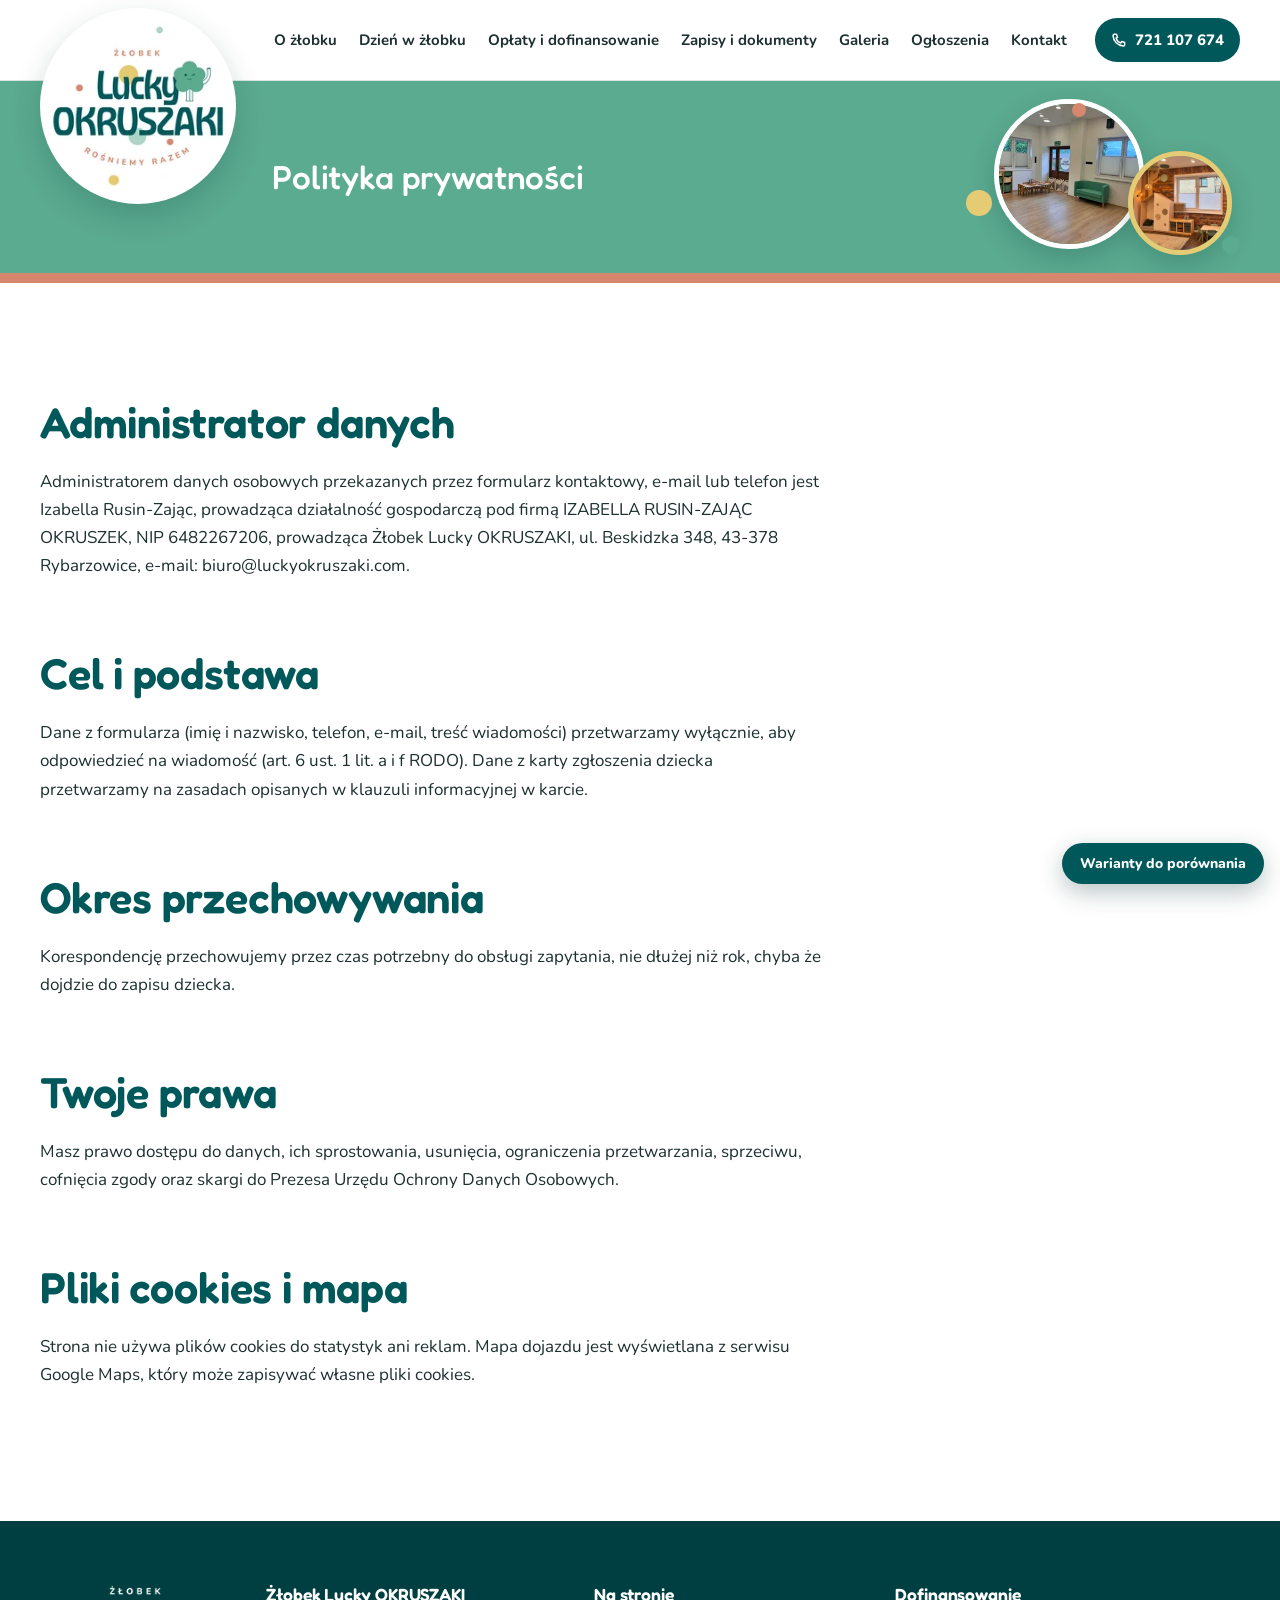
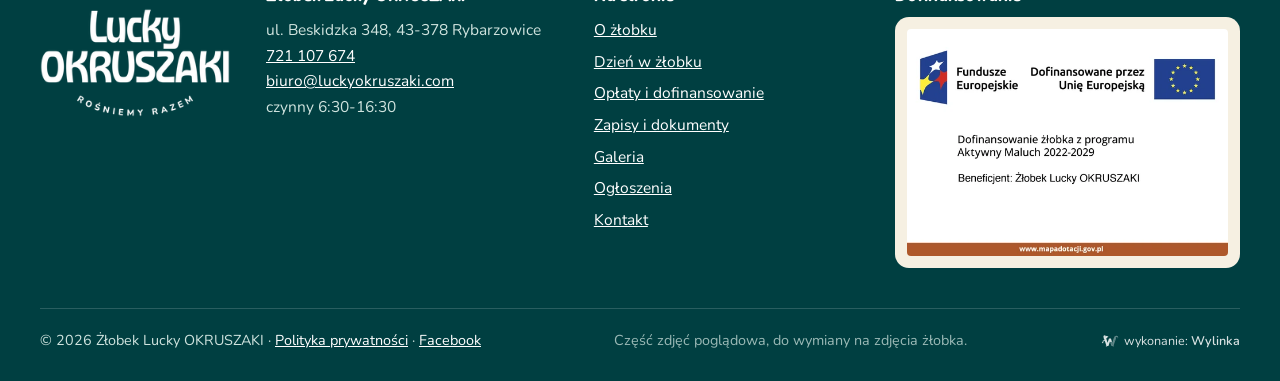
<file: polityka-prywatnosci.html>
<!doctype html>
<html lang="pl">
<head>
<meta charset="utf-8">
<meta name="viewport" content="width=device-width,initial-scale=1">
<meta name="robots" content="noindex, nofollow" data-podglad>
<title>Polityka prywatności | Żłobek Lucky OKRUSZAKI</title>
<meta name="description" content="Polityka prywatności strony żłobka Lucky OKRUSZAKI w Rybarzowicach.">
<link rel="canonical" href="https://okruszaki.pl/polityka-prywatnosci">
<meta property="og:title" content="Polityka prywatności | Żłobek Lucky OKRUSZAKI"><meta property="og:description" content="Polityka prywatności strony żłobka Lucky OKRUSZAKI w Rybarzowicach."><meta property="og:type" content="website"><meta property="og:locale" content="pl_PL"><meta property="og:image" content="https://okruszaki.pl/img/logo-600.png">
<meta name="theme-color" content="#00585a">
<link rel="icon" type="image/png" sizes="48x48" href="img/ikona-48.png"><link rel="icon" type="image/png" sizes="96x96" href="img/ikona-96.png"><link rel="icon" type="image/png" sizes="192x192" href="img/ikona-192.png"><link rel="apple-touch-icon" href="img/apple-touch-icon.png">
<link rel="preload" href="fonts/fredoka-600.woff2" as="font" type="font/woff2" crossorigin><link rel="preload" href="fonts/fredoka-500.woff2" as="font" type="font/woff2" crossorigin><link rel="preload" href="fonts/nunito.woff2" as="font" type="font/woff2" crossorigin>
<link rel="stylesheet" href="style.css">
<style>
.wylinka-badge{display:inline-flex;align-items:center;gap:.4em;color:inherit;text-decoration:none;font-size:.875em;line-height:1;opacity:.85}
.wylinka-badge:hover,.wylinka-badge:focus-visible{opacity:1}
.wylinka-badge:focus-visible{outline:2px solid currentColor;outline-offset:3px;border-radius:2px}
.wylinka-badge svg{width:18px;height:18px;flex:none;overflow:visible}
.wylinka-badge b{font-weight:600}
.wylinka-badge .wy-old{opacity:.45;transform-origin:40px 30px;transition:transform .32s cubic-bezier(.3,.7,.4,1),opacity .32s ease-out}
.wylinka-badge .wy-pod{opacity:0;transition:opacity .2s ease-out .08s}
.wylinka-badge:hover .wy-old,.wylinka-badge:focus-visible .wy-old{transform:translate(9px,7px) rotate(9deg);opacity:0}
.wylinka-badge:hover .wy-pod,.wylinka-badge:focus-visible .wy-pod{opacity:1}
@media (prefers-reduced-motion:reduce){.wylinka-badge .wy-old,.wylinka-badge .wy-pod{transition:none}.wylinka-badge:hover .wy-old,.wylinka-badge:focus-visible .wy-old{transform:none;opacity:.45}.wylinka-badge:hover .wy-pod,.wylinka-badge:focus-visible .wy-pod{opacity:0}}

</style>
<script>/* warianty do porównania w podglądzie: ?wariant=zielone-tytuly | okrag-logo | oba | obecny | linia-okrag-pomaranczowy | linia-okrag-zielony, ?oplaty=poprzednie | nowe */
(function(){try{var h=document.documentElement,q=new URLSearchParams(location.search),s=sessionStorage,w=q.get('wariant'),o=q.get('oplaty');
if(w){s.setItem('okr-t',(w=='zielone-tytuly'||w=='oba')?'1':'0');s.setItem('okr-l',(w=='okrag-logo'||w=='oba')?'1':'0');s.setItem('okr-k',/^linia-/.test(w)?'1':'0');s.setItem('okr-c',w=='linia-okrag-pomaranczowy'?'1':w=='linia-okrag-zielony'?'2':'0')}
if(o){s.setItem('okr-o',o=='poprzednie'?'1':'0')}
if(s.getItem('okr-t')=='1')h.classList.add('w-tytuly');if(s.getItem('okr-l')=='1')h.classList.add('w-okrag');if(s.getItem('okr-o')=='1')h.classList.add('op-stare');if(s.getItem('okr-k')=='1')h.classList.add('w-linia');var c=s.getItem('okr-c');if(c=='1')h.classList.add('w-kolo-p');if(c=='2')h.classList.add('w-kolo-z')}catch(e){}})();</script>
<script type="application/ld+json">{"@context": "https://schema.org", "@type": "ChildCare", "name": "Żłobek Lucky OKRUSZAKI", "url": "https://okruszaki.pl/", "logo": "https://okruszaki.pl/img/logo-600.png", "image": "https://okruszaki.pl/img/logo-600.png", "telephone": "+48721107674", "email": "biuro@luckyokruszaki.com", "address": {"@type": "PostalAddress", "streetAddress": "ul. Beskidzka 348", "postalCode": "43-378", "addressLocality": "Rybarzowice", "addressCountry": "PL"}, "openingHours": "Mo-Fr 06:30-16:30", "sameAs": ["https://www.facebook.com/people/%C5%BB%C5%82obek-Lucky-Okruszaki/61586409999313/"]}</script><script type="application/ld+json">{"@context": "https://schema.org", "@type": "BreadcrumbList", "itemListElement": [{"@type": "ListItem", "position": 1, "name": "Strona główna", "item": "https://okruszaki.pl/"}, {"@type": "ListItem", "position": 2, "name": "Polityka prywatności", "item": "https://okruszaki.pl/polityka-prywatnosci"}]}</script>
</head>
<body>
<a class="skip" href="#tresc">Przejdź do treści</a>
<div class="top"><div class="wrap">
<a class="logo" href="./" aria-label="Żłobek Lucky OKRUSZAKI - strona główna"><img src="img/logo-kolo-440.webp" srcset="img/logo-kolo-220.webp 220w, img/logo-kolo-440.webp 440w, img/logo-kolo-660.webp 660w" sizes="(max-width:760px) 112px, 196px" width="440" height="440" alt="Żłobek Lucky OKRUSZAKI - rośniemy razem"></a>
<nav class="nav" aria-label="Menu główne"><a href="o-zlobku.html">O żłobku</a><a href="dzien-w-zlobku.html">Dzień w żłobku</a><a href="oplaty-i-dofinansowanie.html">Opłaty i dofinansowanie</a><a href="zapisy-i-dokumenty.html">Zapisy i dokumenty</a><a href="galeria.html">Galeria</a><a href="ogloszenia.html">Ogłoszenia</a><a href="kontakt.html">Kontakt</a></nav>
<a class="tel" href="tel:+48721107674"><svg viewBox="0 0 24 24" aria-hidden="true" fill="none" stroke="currentColor" stroke-width="2.2" stroke-linecap="round" stroke-linejoin="round"><path d="M5 3.5h3.2l1.6 4.3-2.2 1.5a11 11 0 0 0 7.1 7.1l1.5-2.2 4.3 1.6V19a2 2 0 0 1-2 2A16.5 16.5 0 0 1 3 5.5a2 2 0 0 1 2-2z"/></svg>721 107 674</a>
<button class="burger" type="button" aria-expanded="false" aria-controls="panel" aria-label="Otwórz menu"><span></span><span></span><span></span></button>
</div></div>
<nav class="panel" id="panel" aria-label="Menu"><a href="./">Strona główna</a><a href="o-zlobku.html">O żłobku</a><a href="dzien-w-zlobku.html">Dzień w żłobku</a><a href="oplaty-i-dofinansowanie.html">Opłaty i dofinansowanie</a><a href="zapisy-i-dokumenty.html">Zapisy i dokumenty</a><a href="galeria.html">Galeria</a><a href="ogloszenia.html">Ogłoszenia</a><a href="kontakt.html">Kontakt</a><a class="tel" href="tel:+48721107674"><svg viewBox="0 0 24 24" aria-hidden="true" fill="none" stroke="currentColor" stroke-width="2.2" stroke-linecap="round" stroke-linejoin="round"><path d="M5 3.5h3.2l1.6 4.3-2.2 1.5a11 11 0 0 0 7.1 7.1l1.5-2.2 4.3 1.6V19a2 2 0 0 1-2 2A16.5 16.5 0 0 1 3 5.5a2 2 0 0 1 2-2z"/></svg>Zadzwoń: 721 107 674</a></nav>
<main id="tresc">
<header class="pod">
<div class="wrap"><h1>Polityka prywatności</h1><div class="pod-deko" aria-hidden="true"><span class="okr o-z" style="width:26px;height:26px;left:2%;top:58%"></span><span class="okr o-t" style="width:14px;height:14px;left:40%;top:4%"></span><span class="okr o-g" style="width:18px;height:18px;right:0;bottom:2%"></span><img class="pk1" src="img/zw-sala2-k480.webp" srcset="img/zw-sala2-k240.webp 240w, img/zw-sala2-k480.webp 480w" sizes="(max-width:760px) 72px, 150px" width="480" height="480" alt=""><img class="pk2" src="img/zw-cegla-k240.webp" srcset="img/zw-cegla-k240.webp 240w, img/zw-cegla-k480.webp 480w" sizes="(max-width:760px) 50px, 104px" width="240" height="240" alt=""></div></div></header><section class="sek"><div class="wrap"><div class="tresc">
<h2>Administrator danych</h2><p>Administratorem danych osobowych przekazanych przez formularz kontaktowy, e-mail lub telefon jest Izabella Rusin-Zając, prowadząca działalność gospodarczą pod firmą IZABELLA RUSIN-ZAJĄC OKRUSZEK, NIP 6482267206, prowadząca Żłobek Lucky OKRUSZAKI, ul. Beskidzka 348, 43-378 Rybarzowice, e-mail: biuro@luckyokruszaki.com.</p>
<h2>Cel i podstawa</h2><p>Dane z formularza (imię i nazwisko, telefon, e-mail, treść wiadomości) przetwarzamy wyłącznie, aby odpowiedzieć na wiadomość (art. 6 ust. 1 lit. a i f RODO). Dane z karty zgłoszenia dziecka przetwarzamy na zasadach opisanych w klauzuli informacyjnej w karcie.</p>
<h2>Okres przechowywania</h2><p>Korespondencję przechowujemy przez czas potrzebny do obsługi zapytania, nie dłużej niż rok, chyba że dojdzie do zapisu dziecka.</p>
<h2>Twoje prawa</h2><p>Masz prawo dostępu do danych, ich sprostowania, usunięcia, ograniczenia przetwarzania, sprzeciwu, cofnięcia zgody oraz skargi do Prezesa Urzędu Ochrony Danych Osobowych.</p>
<h2>Pliki cookies i mapa</h2><p>Strona nie używa plików cookies do statystyk ani reklam. Mapa dojazdu jest wyświetlana z serwisu Google Maps, który może zapisywać własne pliki cookies.</p>
</div></div></section>
</main>
<footer class="stopka"><div class="wrap">
<div class="st">
<div class="logo-st"><img src="img/logo-biale-480.webp" srcset="img/logo-biale-240.webp 240w, img/logo-biale-480.webp 480w" sizes="190px" width="480" height="333" alt="Żłobek Lucky OKRUSZAKI - rośniemy razem" loading="lazy"></div>
<div><h3>Żłobek Lucky OKRUSZAKI</h3><p>ul. Beskidzka 348, 43-378 Rybarzowice<br><a href="tel:+48721107674">721 107 674</a><br><a href="mailto:biuro@luckyokruszaki.com">biuro@luckyokruszaki.com</a><br>czynny 6:30-16:30</p></div>
<div><h3>Na stronie</h3><ul><li><a href="o-zlobku.html">O żłobku</a></li><li><a href="dzien-w-zlobku.html">Dzień w żłobku</a></li><li><a href="oplaty-i-dofinansowanie.html">Opłaty i dofinansowanie</a></li><li><a href="zapisy-i-dokumenty.html">Zapisy i dokumenty</a></li><li><a href="galeria.html">Galeria</a></li><li><a href="ogloszenia.html">Ogłoszenia</a></li><li><a href="kontakt.html">Kontakt</a></li></ul></div>
<div class="szer"><h3>Dofinansowanie</h3><div class="tab"><img src="img/aktywny-maluch-560.webp" width="560" height="396" alt="Fundusze Europejskie, Dofinansowane przez Unię Europejską. Dofinansowanie żłobka z programu Aktywny Maluch 2022-2029. Beneficjent: Żłobek Lucky OKRUSZAKI. www.mapadotacji.gov.pl" loading="lazy"></div></div>
</div>
<div class="st-dol"><span>&copy; <span id="rok">2026</span> Żłobek Lucky OKRUSZAKI &middot; <a href="polityka-prywatnosci.html">Polityka prywatności</a> &middot; <a href="https://www.facebook.com/people/%C5%BB%C5%82obek-Lucky-Okruszaki/61586409999313/" rel="noopener">Facebook</a></span><span style="opacity:.75">Część zdjęć poglądowa, do wymiany na zdjęcia żłobka.</span><a class="wylinka-badge" href="https://wylinka.pl/?utm_source=okruszaki.pl&amp;utm_medium=stopka&amp;utm_campaign=wykonanie" rel="noopener" title="Strona wykonana przez Wylinka"><svg viewBox="0 0 64 64" aria-hidden="true" focusable="false" fill="currentColor"><path d="M9.8 22.8l-1.2-7.9 2.2-3.7 15.5 4.6-.5 1.5-7.2 5.5 4.7 15.6 5-15.6 7 0 4.1 12.7-4.2-.9-2.6 1.8-.8-2.2-5.3 15.6-4.3 0 .4 .2-2.1 2.8-1.3-1.1 1.1-1.4-3.1 .2-.1-1.7 2.2-.1-5.7-16.5-4.8 .6-.8 3.1 0 .5-.3 .5 .8 2.2-1.6 .5-.4-1.3-.8 1.6-1.5-.8 .8-1.6-1.4 .6-.6-1.6 2.3-.8 .2-.4 1.3-4.8 5.9-.8-2.4-6.9zM15.2 13.7l-.1-.4-.4 .8-.1 .8 .1 1 .1 .4 .3 .7 .3-.9 .1-.7 0-.8z"/><path class="wy-pod" d="M37.1 49.8l-4.5-13.3 2.6-1.8 4.2 .9 .9 2.8 3-9.7 0-.5 .1-.8 3.2-8.4 .5-1 .6-1 .9-1.1 1.3-1 1.1-.7 1.4-.5 1.4-.3 .7 0 .9 0 1.2 .3 1.4 .6 .8 .5 .7 .7 .6 .7 .5 .9 .3 .9 .1 .9 0 .8-.2 .9-.5 .9-.5 .6-.7 .5-.7 .3-.1-.1 0-.1 .5-.5 .3-.7 .2-.5 0-.6-.1-.6-.3-.7-.4-.5-.4-.4-.5-.3-.6-.3-.7 0-.7 .1-.6 .1-.5 .4-.5 .5-.3 .5-.2 .7-.1 1.5-1.4 5.1-.8 3.3-.3 .7-.5 .7-6 17.5 1.9 .1-.1 1.7-3.1-.2 1.1 1.4-1.3 1.1-2.1-2.8 .4-.2z"/><path class="wy-old" d="M40.8 50l.4-.2-4.1 0-4.2-12.5 2.5-1.7 4.3 .9 .6 1.9 .6-1.6 0-.3 2.4-7.8 0-.5 .1-.8 3.2-8.4 .4-.8 .6-.9 .9-1.2 .9-.9 1.3-.8 1.4-.6 1.2-.3 1.4-.1 1.3 .1 .6 .2 .8 .3 1.1 .6 .9 .7 .7 .9 .5 .9 .3 .9 .1 1.1-.1 .9-.3 .9-.4 .7-.6 .7-.6 .4-.6 .2-.1-.1 0-.1 .5-.5 .3-.7 .2-.5 0-.5-.1-.6-.2-.6-.3-.5-.4-.5-.5-.3-.6-.3-.7-.1-.6 0-.6 .1-.6 .3-.6 .5-.3 .4-.2 .5-.1 .5-.1 1.5-1.4 5.1-.8 3.3-.3 .7-.5 .7-6 17.5 1.9 .1-.1 1.7-3.1-.2 1.1 1.4-1.3 1.1zM49.6 17.1l.6 1.7-1.5 1.9 .4 .4 1.8-2.1-.7-2.1zM48.1 28.3l.5 1.8-1.7 1.8 .4 .4 1.9-2-.6-2.2zM37.9 41.7l1.7-1.5-.4-.4-1.7 1.4zM42.6 38.7l-1.5 2.8 1.1 2-1.3 2.6 .5 .2 1.5-2.8-1.1-2 1.4-2.5z"/></svg><span>wykonanie: <b>Wylinka</b></span></a></div>
</div></footer>
<div class="lb" id="lb" role="dialog" aria-modal="true" aria-label="Powiększone zdjęcie"><button class="x" type="button" aria-label="Zamknij">&times;</button><button class="p" type="button" aria-label="Poprzednie">&lsaquo;</button><img alt=""><button class="n" type="button" aria-label="Następne">&rsaquo;</button><div class="licz"></div></div>
<div class="warianty" id="warianty"><button class="w-kup" type="button" aria-expanded="false" aria-controls="w-lista">Warianty do porównania</button>
<div class="w-lista" id="w-lista">
<p><b>Linia pod nagłówkiem zakładek</b><span><button type="button" data-w="k" data-v="0">pomarańczowa (obecna)</button><button type="button" data-w="k" data-v="1">ciemnozielona</button></span></p>
<p><b>Okrąg przy dużym zdjęciu w nagłówku</b><span><button type="button" data-w="c" data-v="0">biały (obecny)</button><button type="button" data-w="c" data-v="1">pomarańczowy</button><button type="button" data-w="c" data-v="2">ciemnozielony</button></span></p>
<p><b>Tytuły zakładek</b><span><button type="button" data-w="t" data-v="0">białe (obecne)</button><button type="button" data-w="t" data-v="1">ciemnozielone</button></span></p>
<p><b>Logo</b><span><button type="button" data-w="l" data-v="0">bez okręgu (obecne)</button><button type="button" data-w="l" data-v="1">z cienkim okręgiem</button></span></p>
<p><b>Zakładka Opłaty, górna część</b><span><button type="button" data-w="o" data-v="0">jaśniejsza (nowa)</button><button type="button" data-w="o" data-v="1">ciemnozielona (poprzednia)</button></span></p>
<a href="oplaty-i-dofinansowanie.html">Przejdź do zakładki Opłaty</a>
</div></div>
<script src="app.js" defer></script>
</body>
</html>
</file>
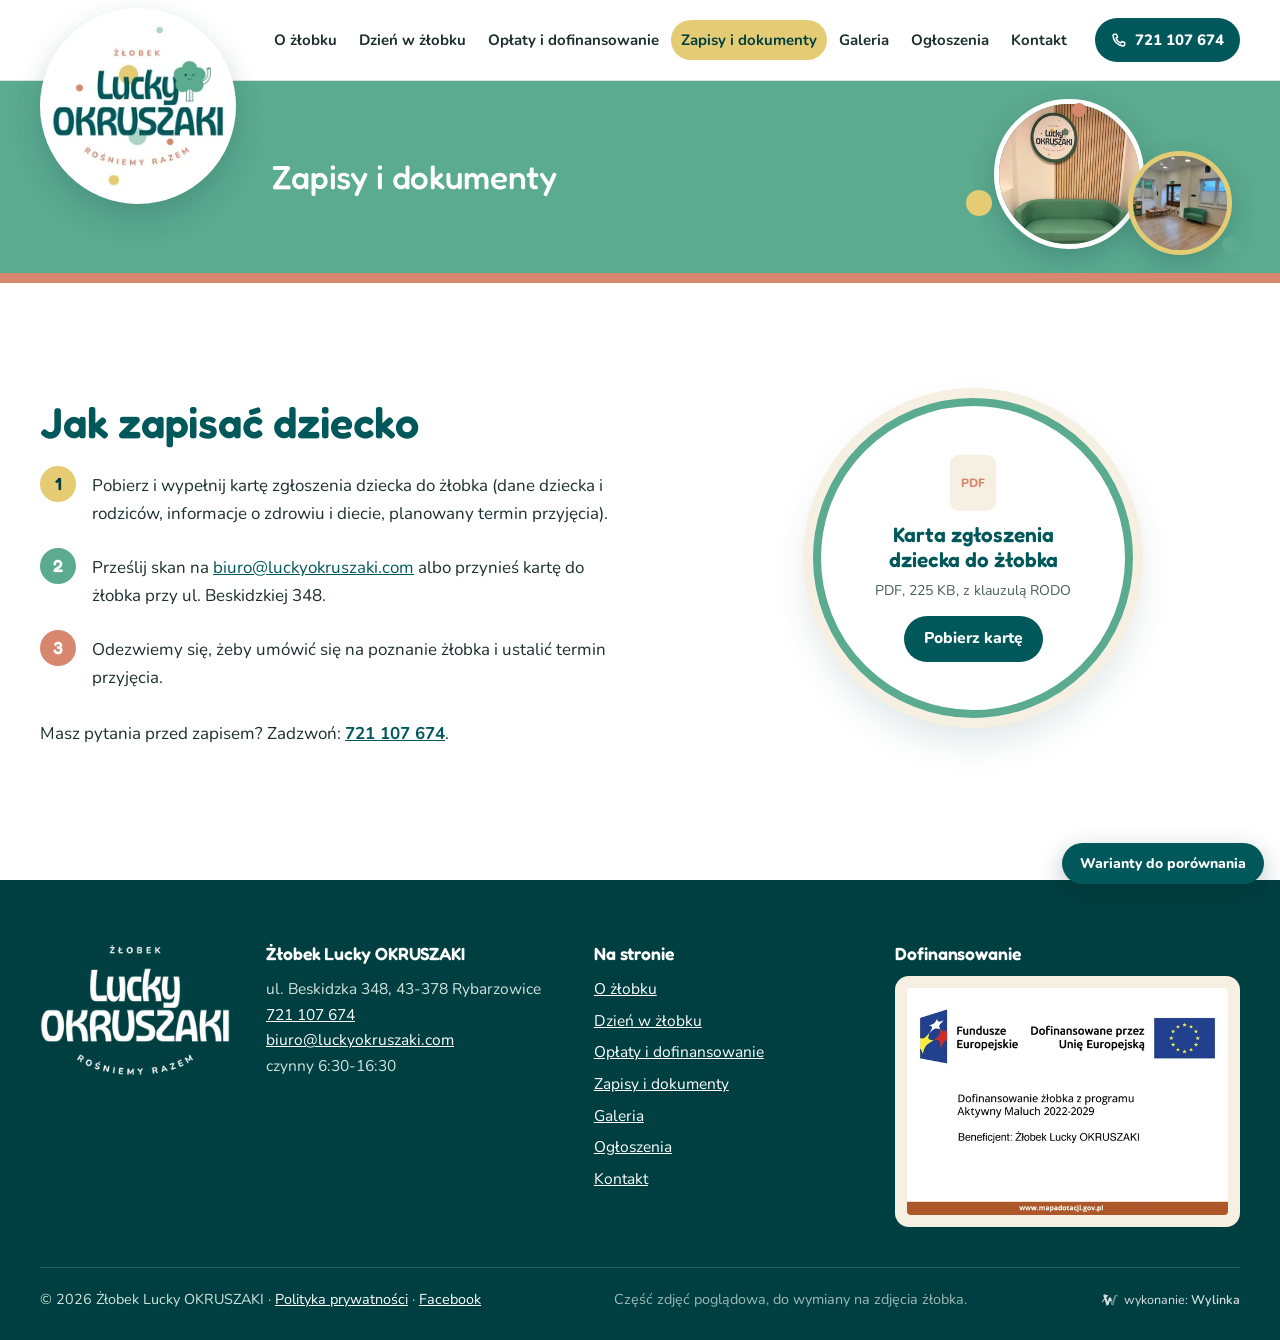
<file: zapisy-i-dokumenty.html>
<!doctype html>
<html lang="pl">
<head>
<meta charset="utf-8">
<meta name="viewport" content="width=device-width,initial-scale=1">
<meta name="robots" content="noindex, nofollow" data-podglad>
<title>Zapisy i dokumenty | Żłobek Lucky OKRUSZAKI</title>
<meta name="description" content="Jak zapisać dziecko do żłobka Lucky OKRUSZAKI w Rybarzowicach: karta zgłoszenia dziecka do pobrania (PDF) i trzy proste kroki do zapisu.">
<link rel="canonical" href="https://okruszaki.pl/zapisy-i-dokumenty">
<meta property="og:title" content="Zapisy i dokumenty | Żłobek Lucky OKRUSZAKI"><meta property="og:description" content="Jak zapisać dziecko do żłobka Lucky OKRUSZAKI w Rybarzowicach: karta zgłoszenia dziecka do pobrania (PDF) i trzy proste kroki do zapisu."><meta property="og:type" content="website"><meta property="og:locale" content="pl_PL"><meta property="og:image" content="https://okruszaki.pl/img/logo-600.png">
<meta name="theme-color" content="#00585a">
<link rel="icon" type="image/png" sizes="48x48" href="img/ikona-48.png"><link rel="icon" type="image/png" sizes="96x96" href="img/ikona-96.png"><link rel="icon" type="image/png" sizes="192x192" href="img/ikona-192.png"><link rel="apple-touch-icon" href="img/apple-touch-icon.png">
<link rel="preload" href="fonts/fredoka-600.woff2" as="font" type="font/woff2" crossorigin><link rel="preload" href="fonts/fredoka-500.woff2" as="font" type="font/woff2" crossorigin><link rel="preload" href="fonts/nunito.woff2" as="font" type="font/woff2" crossorigin>
<link rel="stylesheet" href="style.css">
<style>
.wylinka-badge{display:inline-flex;align-items:center;gap:.4em;color:inherit;text-decoration:none;font-size:.875em;line-height:1;opacity:.85}
.wylinka-badge:hover,.wylinka-badge:focus-visible{opacity:1}
.wylinka-badge:focus-visible{outline:2px solid currentColor;outline-offset:3px;border-radius:2px}
.wylinka-badge svg{width:18px;height:18px;flex:none;overflow:visible}
.wylinka-badge b{font-weight:600}
.wylinka-badge .wy-old{opacity:.45;transform-origin:40px 30px;transition:transform .32s cubic-bezier(.3,.7,.4,1),opacity .32s ease-out}
.wylinka-badge .wy-pod{opacity:0;transition:opacity .2s ease-out .08s}
.wylinka-badge:hover .wy-old,.wylinka-badge:focus-visible .wy-old{transform:translate(9px,7px) rotate(9deg);opacity:0}
.wylinka-badge:hover .wy-pod,.wylinka-badge:focus-visible .wy-pod{opacity:1}
@media (prefers-reduced-motion:reduce){.wylinka-badge .wy-old,.wylinka-badge .wy-pod{transition:none}.wylinka-badge:hover .wy-old,.wylinka-badge:focus-visible .wy-old{transform:none;opacity:.45}.wylinka-badge:hover .wy-pod,.wylinka-badge:focus-visible .wy-pod{opacity:0}}

</style>
<script>/* warianty do porównania w podglądzie: ?wariant=zielone-tytuly | okrag-logo | oba | obecny | linia-okrag-pomaranczowy | linia-okrag-zielony, ?oplaty=poprzednie | nowe */
(function(){try{var h=document.documentElement,q=new URLSearchParams(location.search),s=sessionStorage,w=q.get('wariant'),o=q.get('oplaty');
if(w){s.setItem('okr-t',(w=='zielone-tytuly'||w=='oba')?'1':'0');s.setItem('okr-l',(w=='okrag-logo'||w=='oba')?'1':'0');s.setItem('okr-k',/^linia-/.test(w)?'1':'0');s.setItem('okr-c',w=='linia-okrag-pomaranczowy'?'1':w=='linia-okrag-zielony'?'2':'0')}
if(o){s.setItem('okr-o',o=='poprzednie'?'1':'0')}
if(s.getItem('okr-t')=='1')h.classList.add('w-tytuly');if(s.getItem('okr-l')=='1')h.classList.add('w-okrag');if(s.getItem('okr-o')=='1')h.classList.add('op-stare');if(s.getItem('okr-k')=='1')h.classList.add('w-linia');var c=s.getItem('okr-c');if(c=='1')h.classList.add('w-kolo-p');if(c=='2')h.classList.add('w-kolo-z')}catch(e){}})();</script>
<script type="application/ld+json">{"@context": "https://schema.org", "@type": "ChildCare", "name": "Żłobek Lucky OKRUSZAKI", "url": "https://okruszaki.pl/", "logo": "https://okruszaki.pl/img/logo-600.png", "image": "https://okruszaki.pl/img/logo-600.png", "telephone": "+48721107674", "email": "biuro@luckyokruszaki.com", "address": {"@type": "PostalAddress", "streetAddress": "ul. Beskidzka 348", "postalCode": "43-378", "addressLocality": "Rybarzowice", "addressCountry": "PL"}, "openingHours": "Mo-Fr 06:30-16:30", "sameAs": ["https://www.facebook.com/people/%C5%BB%C5%82obek-Lucky-Okruszaki/61586409999313/"]}</script><script type="application/ld+json">{"@context": "https://schema.org", "@type": "BreadcrumbList", "itemListElement": [{"@type": "ListItem", "position": 1, "name": "Strona główna", "item": "https://okruszaki.pl/"}, {"@type": "ListItem", "position": 2, "name": "Zapisy i dokumenty", "item": "https://okruszaki.pl/zapisy-i-dokumenty"}]}</script>
</head>
<body>
<a class="skip" href="#tresc">Przejdź do treści</a>
<div class="top"><div class="wrap">
<a class="logo" href="./" aria-label="Żłobek Lucky OKRUSZAKI - strona główna"><img src="img/logo-kolo-440.webp" srcset="img/logo-kolo-220.webp 220w, img/logo-kolo-440.webp 440w, img/logo-kolo-660.webp 660w" sizes="(max-width:760px) 112px, 196px" width="440" height="440" alt="Żłobek Lucky OKRUSZAKI - rośniemy razem"></a>
<nav class="nav" aria-label="Menu główne"><a href="o-zlobku.html">O żłobku</a><a href="dzien-w-zlobku.html">Dzień w żłobku</a><a href="oplaty-i-dofinansowanie.html">Opłaty i dofinansowanie</a><a href="zapisy-i-dokumenty.html" aria-current="page">Zapisy i dokumenty</a><a href="galeria.html">Galeria</a><a href="ogloszenia.html">Ogłoszenia</a><a href="kontakt.html">Kontakt</a></nav>
<a class="tel" href="tel:+48721107674"><svg viewBox="0 0 24 24" aria-hidden="true" fill="none" stroke="currentColor" stroke-width="2.2" stroke-linecap="round" stroke-linejoin="round"><path d="M5 3.5h3.2l1.6 4.3-2.2 1.5a11 11 0 0 0 7.1 7.1l1.5-2.2 4.3 1.6V19a2 2 0 0 1-2 2A16.5 16.5 0 0 1 3 5.5a2 2 0 0 1 2-2z"/></svg>721 107 674</a>
<button class="burger" type="button" aria-expanded="false" aria-controls="panel" aria-label="Otwórz menu"><span></span><span></span><span></span></button>
</div></div>
<nav class="panel" id="panel" aria-label="Menu"><a href="./">Strona główna</a><a href="o-zlobku.html">O żłobku</a><a href="dzien-w-zlobku.html">Dzień w żłobku</a><a href="oplaty-i-dofinansowanie.html">Opłaty i dofinansowanie</a><a href="zapisy-i-dokumenty.html" aria-current="page">Zapisy i dokumenty</a><a href="galeria.html">Galeria</a><a href="ogloszenia.html">Ogłoszenia</a><a href="kontakt.html">Kontakt</a><a class="tel" href="tel:+48721107674"><svg viewBox="0 0 24 24" aria-hidden="true" fill="none" stroke="currentColor" stroke-width="2.2" stroke-linecap="round" stroke-linejoin="round"><path d="M5 3.5h3.2l1.6 4.3-2.2 1.5a11 11 0 0 0 7.1 7.1l1.5-2.2 4.3 1.6V19a2 2 0 0 1-2 2A16.5 16.5 0 0 1 3 5.5a2 2 0 0 1 2-2z"/></svg>Zadzwoń: 721 107 674</a></nav>
<main id="tresc">
<header class="pod">
<div class="wrap"><h1>Zapisy i dokumenty</h1><div class="pod-deko" aria-hidden="true"><span class="okr o-z" style="width:26px;height:26px;left:2%;top:58%"></span><span class="okr o-t" style="width:14px;height:14px;left:40%;top:4%"></span><span class="okr o-g" style="width:18px;height:18px;right:0;bottom:2%"></span><img class="pk1" src="img/zw-kanapa-k480.webp" srcset="img/zw-kanapa-k240.webp 240w, img/zw-kanapa-k480.webp 480w" sizes="(max-width:760px) 72px, 150px" width="480" height="480" alt=""><img class="pk2" src="img/zw-sala2-k240.webp" srcset="img/zw-sala2-k240.webp 240w, img/zw-sala2-k480.webp 480w" sizes="(max-width:760px) 50px, 104px" width="240" height="240" alt=""></div></div></header><section class="sek"><div class="wrap dwie" style="align-items:start">
<div>
<h2>Jak zapisać dziecko</h2>
<ol class="kroki">
<li>Pobierz i wypełnij kartę zgłoszenia dziecka do żłobka (dane dziecka i rodziców, informacje o zdrowiu i diecie, planowany termin przyjęcia).</li>
<li>Prześlij skan na <a href="mailto:biuro@luckyokruszaki.com">biuro@luckyokruszaki.com</a> albo przynieś kartę do żłobka przy ul. Beskidzkiej 348.</li>
<li>Odezwiemy się, żeby umówić się na poznanie żłobka i ustalić termin przyjęcia.</li>
</ol>
<p>Masz pytania przed zapisem? Zadzwoń: <a href="tel:+48721107674"><b>721 107 674</b></a>.</p>
</div>
<div class="karta-w"><a class="karta-k" href="dok/karta-zgloszenia-lucky-okruszaki.pdf" download><span class="ik">PDF</span><b>Karta zgłoszenia dziecka do żłobka</b><small>PDF, 225 KB, z klauzulą RODO</small><span class="pob">Pobierz kartę</span></a></div>
</div></section>
</main>
<footer class="stopka"><div class="wrap">
<div class="st">
<div class="logo-st"><img src="img/logo-biale-480.webp" srcset="img/logo-biale-240.webp 240w, img/logo-biale-480.webp 480w" sizes="190px" width="480" height="333" alt="Żłobek Lucky OKRUSZAKI - rośniemy razem" loading="lazy"></div>
<div><h3>Żłobek Lucky OKRUSZAKI</h3><p>ul. Beskidzka 348, 43-378 Rybarzowice<br><a href="tel:+48721107674">721 107 674</a><br><a href="mailto:biuro@luckyokruszaki.com">biuro@luckyokruszaki.com</a><br>czynny 6:30-16:30</p></div>
<div><h3>Na stronie</h3><ul><li><a href="o-zlobku.html">O żłobku</a></li><li><a href="dzien-w-zlobku.html">Dzień w żłobku</a></li><li><a href="oplaty-i-dofinansowanie.html">Opłaty i dofinansowanie</a></li><li><a href="zapisy-i-dokumenty.html">Zapisy i dokumenty</a></li><li><a href="galeria.html">Galeria</a></li><li><a href="ogloszenia.html">Ogłoszenia</a></li><li><a href="kontakt.html">Kontakt</a></li></ul></div>
<div class="szer"><h3>Dofinansowanie</h3><div class="tab"><img src="img/aktywny-maluch-560.webp" width="560" height="396" alt="Fundusze Europejskie, Dofinansowane przez Unię Europejską. Dofinansowanie żłobka z programu Aktywny Maluch 2022-2029. Beneficjent: Żłobek Lucky OKRUSZAKI. www.mapadotacji.gov.pl" loading="lazy"></div></div>
</div>
<div class="st-dol"><span>&copy; <span id="rok">2026</span> Żłobek Lucky OKRUSZAKI &middot; <a href="polityka-prywatnosci.html">Polityka prywatności</a> &middot; <a href="https://www.facebook.com/people/%C5%BB%C5%82obek-Lucky-Okruszaki/61586409999313/" rel="noopener">Facebook</a></span><span style="opacity:.75">Część zdjęć poglądowa, do wymiany na zdjęcia żłobka.</span><a class="wylinka-badge" href="https://wylinka.pl/?utm_source=okruszaki.pl&amp;utm_medium=stopka&amp;utm_campaign=wykonanie" rel="noopener" title="Strona wykonana przez Wylinka"><svg viewBox="0 0 64 64" aria-hidden="true" focusable="false" fill="currentColor"><path d="M9.8 22.8l-1.2-7.9 2.2-3.7 15.5 4.6-.5 1.5-7.2 5.5 4.7 15.6 5-15.6 7 0 4.1 12.7-4.2-.9-2.6 1.8-.8-2.2-5.3 15.6-4.3 0 .4 .2-2.1 2.8-1.3-1.1 1.1-1.4-3.1 .2-.1-1.7 2.2-.1-5.7-16.5-4.8 .6-.8 3.1 0 .5-.3 .5 .8 2.2-1.6 .5-.4-1.3-.8 1.6-1.5-.8 .8-1.6-1.4 .6-.6-1.6 2.3-.8 .2-.4 1.3-4.8 5.9-.8-2.4-6.9zM15.2 13.7l-.1-.4-.4 .8-.1 .8 .1 1 .1 .4 .3 .7 .3-.9 .1-.7 0-.8z"/><path class="wy-pod" d="M37.1 49.8l-4.5-13.3 2.6-1.8 4.2 .9 .9 2.8 3-9.7 0-.5 .1-.8 3.2-8.4 .5-1 .6-1 .9-1.1 1.3-1 1.1-.7 1.4-.5 1.4-.3 .7 0 .9 0 1.2 .3 1.4 .6 .8 .5 .7 .7 .6 .7 .5 .9 .3 .9 .1 .9 0 .8-.2 .9-.5 .9-.5 .6-.7 .5-.7 .3-.1-.1 0-.1 .5-.5 .3-.7 .2-.5 0-.6-.1-.6-.3-.7-.4-.5-.4-.4-.5-.3-.6-.3-.7 0-.7 .1-.6 .1-.5 .4-.5 .5-.3 .5-.2 .7-.1 1.5-1.4 5.1-.8 3.3-.3 .7-.5 .7-6 17.5 1.9 .1-.1 1.7-3.1-.2 1.1 1.4-1.3 1.1-2.1-2.8 .4-.2z"/><path class="wy-old" d="M40.8 50l.4-.2-4.1 0-4.2-12.5 2.5-1.7 4.3 .9 .6 1.9 .6-1.6 0-.3 2.4-7.8 0-.5 .1-.8 3.2-8.4 .4-.8 .6-.9 .9-1.2 .9-.9 1.3-.8 1.4-.6 1.2-.3 1.4-.1 1.3 .1 .6 .2 .8 .3 1.1 .6 .9 .7 .7 .9 .5 .9 .3 .9 .1 1.1-.1 .9-.3 .9-.4 .7-.6 .7-.6 .4-.6 .2-.1-.1 0-.1 .5-.5 .3-.7 .2-.5 0-.5-.1-.6-.2-.6-.3-.5-.4-.5-.5-.3-.6-.3-.7-.1-.6 0-.6 .1-.6 .3-.6 .5-.3 .4-.2 .5-.1 .5-.1 1.5-1.4 5.1-.8 3.3-.3 .7-.5 .7-6 17.5 1.9 .1-.1 1.7-3.1-.2 1.1 1.4-1.3 1.1zM49.6 17.1l.6 1.7-1.5 1.9 .4 .4 1.8-2.1-.7-2.1zM48.1 28.3l.5 1.8-1.7 1.8 .4 .4 1.9-2-.6-2.2zM37.9 41.7l1.7-1.5-.4-.4-1.7 1.4zM42.6 38.7l-1.5 2.8 1.1 2-1.3 2.6 .5 .2 1.5-2.8-1.1-2 1.4-2.5z"/></svg><span>wykonanie: <b>Wylinka</b></span></a></div>
</div></footer>
<div class="lb" id="lb" role="dialog" aria-modal="true" aria-label="Powiększone zdjęcie"><button class="x" type="button" aria-label="Zamknij">&times;</button><button class="p" type="button" aria-label="Poprzednie">&lsaquo;</button><img alt=""><button class="n" type="button" aria-label="Następne">&rsaquo;</button><div class="licz"></div></div>
<div class="warianty" id="warianty"><button class="w-kup" type="button" aria-expanded="false" aria-controls="w-lista">Warianty do porównania</button>
<div class="w-lista" id="w-lista">
<p><b>Linia pod nagłówkiem zakładek</b><span><button type="button" data-w="k" data-v="0">pomarańczowa (obecna)</button><button type="button" data-w="k" data-v="1">ciemnozielona</button></span></p>
<p><b>Okrąg przy dużym zdjęciu w nagłówku</b><span><button type="button" data-w="c" data-v="0">biały (obecny)</button><button type="button" data-w="c" data-v="1">pomarańczowy</button><button type="button" data-w="c" data-v="2">ciemnozielony</button></span></p>
<p><b>Tytuły zakładek</b><span><button type="button" data-w="t" data-v="0">białe (obecne)</button><button type="button" data-w="t" data-v="1">ciemnozielone</button></span></p>
<p><b>Logo</b><span><button type="button" data-w="l" data-v="0">bez okręgu (obecne)</button><button type="button" data-w="l" data-v="1">z cienkim okręgiem</button></span></p>
<p><b>Zakładka Opłaty, górna część</b><span><button type="button" data-w="o" data-v="0">jaśniejsza (nowa)</button><button type="button" data-w="o" data-v="1">ciemnozielona (poprzednia)</button></span></p>
<a href="oplaty-i-dofinansowanie.html">Przejdź do zakładki Opłaty</a>
</div></div>
<script src="app.js" defer></script>
</body>
</html>
</file>
<file: style.css>
@font-face{font-family:Fredoka;font-style:normal;font-weight:600;font-display:swap;src:url(fonts/fredoka-600.woff2) format("woff2");unicode-range:U+0000-00FF,U+0104-0107,U+0118-0119,U+0141-0144,U+015A-015B,U+0179-017C,U+2000-206F,U+20AC,U+2122,U+2212}
@font-face{font-family:Fredoka;font-style:normal;font-weight:500;font-display:swap;src:url(fonts/fredoka-500.woff2) format("woff2");unicode-range:U+0000-00FF,U+0104-0107,U+0118-0119,U+0141-0144,U+015A-015B,U+0179-017C,U+2000-206F,U+20AC,U+2122,U+2212}
@font-face{font-family:Nunito;font-style:normal;font-weight:200 1000;font-display:swap;src:url(fonts/nunito.woff2) format("woff2");unicode-range:U+0000-00FF,U+0131,U+0152-0153,U+02BB-02BC,U+02C6,U+02DA,U+02DC,U+2000-206F,U+20AC,U+2122,U+2191,U+2193,U+2212,U+2215}
@font-face{font-family:Nunito;font-style:normal;font-weight:200 1000;font-display:swap;src:url(fonts/nunito-ext.woff2) format("woff2");unicode-range:U+0100-02AF,U+1E00-1EFF,U+2020,U+20A0-20AB,U+20AD-20CF,U+2113,U+2C60-2C7F,U+A720-A7FF}
:root{--morski:#00585a;--morski-g:#003f41;--ziel:#5bab90;--ziel-c:#3f8c72;--zolty:#e5cb74;--terra:#d7876e;--krem:#f6f0e2;--mieta:#acd5c8;--szary:#f1f5f4;--tekst:#1d2f2f;--tekst2:#4a5d5c;--linia:#dbe4e2;--r:22px;--max:1200px}
*,*::before,*::after{box-sizing:border-box}
html{-webkit-text-size-adjust:100%;scroll-padding-top:96px}
body{margin:0;background:#fff;color:var(--tekst);font:400 17px/1.65 Nunito,system-ui,-apple-system,"Segoe UI",sans-serif;overflow-x:hidden}
img{max-width:100%;height:auto;display:block}
a{color:var(--morski)}
h1,h2,h3{font-family:Fredoka,Nunito,system-ui,sans-serif;font-weight:600;line-height:1.12;color:var(--morski);margin:0 0 .5em;letter-spacing:-.005em}
h1{font-size:clamp(2.05rem,6.2vw,4.1rem)}
h2{font-size:clamp(1.7rem,3.8vw,2.7rem)}
h3{font-size:1.3rem}
p{margin:0 0 1em}
.wrap{width:min(var(--max),100% - 40px);margin-inline:auto}
.skip{position:absolute;left:-999px;top:8px;background:#fff;padding:8px 14px;z-index:99;border-radius:8px}
.skip:focus{left:12px}

/* nagłówek */
.top{position:sticky;top:0;z-index:40;background:#fff;border-bottom:1px solid var(--linia)}
.top .wrap{display:flex;align-items:center;gap:18px;height:80px;position:relative}
/* logo w kole: wystaje pod pasek, po przewinięciu się zmniejsza */
.logo{display:block;flex:none;width:196px;height:80px;position:relative;z-index:2}
.logo img{position:absolute;left:0;top:8px;width:196px;height:196px;border-radius:50%;background:#fff;box-shadow:0 12px 30px rgba(0,50,52,.2);transform-origin:50% 0;transition:transform .25s ease}
.top.mala .logo img{transform:scale(.36)}
@media (max-width:760px){.panel{inset:66px 0 0!important}.top .wrap{height:66px}.logo{width:112px;height:66px}.logo img{width:112px;height:112px;top:6px;box-shadow:0 8px 22px rgba(0,50,52,.18)}.top.mala .logo img{transform:scale(.52)}}
.nav{display:flex;gap:2px;margin-left:auto;align-items:center}
.nav a{font-weight:700;font-size:15px;color:var(--tekst);text-decoration:none;padding:8px 10px;border-radius:999px;white-space:nowrap}
.nav a:hover{background:var(--szary)}
.nav a[aria-current=page]{color:var(--morski-g);background:var(--zolty)}
.tel{flex:none;display:inline-flex;align-items:center;gap:8px;font-weight:800;color:#fff;background:var(--morski);text-decoration:none;padding:10px 16px;border-radius:999px;font-size:15px}
.tel:hover{background:var(--morski-g)}
.tel svg{width:16px;height:16px}
.burger{display:none;margin-left:auto;background:none;border:0;width:46px;height:46px;border-radius:50%;cursor:pointer;color:var(--morski)}
.burger span{display:block;width:22px;height:2.5px;background:currentColor;border-radius:2px;margin:5px auto;transition:transform .2s}
.panel{display:none}
@media (max-width:1240px){
 .nav,.top .tel{display:none}
 .burger{display:block}
 .panel{display:block;position:fixed;inset:80px 0 0;background:#fff;z-index:39;padding:18px 20px 40px;overflow:auto;transform:translateY(-8px);opacity:0;visibility:hidden;transition:opacity .2s,transform .2s,visibility .2s}
 .panel.on{opacity:1;visibility:visible;transform:none}
 .panel a{display:block;font-family:Fredoka,sans-serif;font-size:1.45rem;color:var(--morski);text-decoration:none;padding:11px 4px;border-bottom:1px solid var(--linia)}
 .panel a[aria-current=page]{color:var(--terra)}
 .panel .tel{display:inline-flex;margin-top:22px;font-family:Nunito,sans-serif;font-size:17px;border:0;color:#fff;padding:13px 20px}
 .burger[aria-expanded=true] span:nth-child(1){transform:translateY(7.5px) rotate(45deg)}
 .burger[aria-expanded=true] span:nth-child(2){opacity:0}
 .burger[aria-expanded=true] span:nth-child(3){transform:translateY(-7.5px) rotate(-45deg)}
}


/* przyciski */
.btn{display:inline-flex;align-items:center;justify-content:center;gap:10px;font:800 17px/1.2 Nunito,sans-serif;text-decoration:none;padding:15px 24px;border-radius:16px;border:2px solid transparent;cursor:pointer;transition:background .15s,transform .15s}
.btn:active{transform:translateY(1px)}
.btn-z{background:var(--zolty);color:var(--morski-g)}
.btn-z:hover{background:#efd88a}
.btn-m{background:var(--morski);color:#fff}
.btn-m:hover{background:var(--morski-g)}
.btn-o{border-color:rgba(255,255,255,.85);color:#fff}
.btn-o:hover{background:rgba(255,255,255,.12)}
.btn-ol{border-color:var(--morski);color:var(--morski)}
.btn-ol:hover{background:var(--szary)}
.btn svg{width:18px;height:18px;flex:none}
.btns{display:flex;flex-wrap:wrap;gap:12px}

/* okruszki: kółka jak w logo */
.okr{position:absolute;border-radius:50%;pointer-events:none}
.o-z{background:var(--zolty)}.o-t{background:var(--terra)}.o-g{background:var(--ziel)}.o-k{background:var(--krem)}.o-m{background:var(--mieta)}

/* hero strony głównej: proste zdjęcie na całą szerokość, dzieci po prawej, pod spodem pasek #d7876e */
.hero{position:relative;min-height:calc(100svh - 81px);display:flex;align-items:center;overflow:hidden;background:#4d5a26;border-bottom:12px solid var(--terra)}
.hero img.tlo{position:absolute;inset:0;width:100%;height:100%;object-fit:cover;object-position:70% 55%}
.hero::after{content:"";position:absolute;inset:0;background:linear-gradient(90deg,rgba(0,58,60,.86) 0%,rgba(0,58,60,.62) 30%,rgba(0,58,60,0) 52%)}
.hero .wrap{position:relative;z-index:2;color:#fff;padding:150px 0 90px}
.hero h1{color:#fff;max-width:11em;margin-bottom:.4em;font-size:clamp(2.1rem,4.4vw,3.7rem)}
.hero .lead{font-size:clamp(1.05rem,1.5vw,1.3rem);max-width:28em;margin-bottom:28px;color:#f3faf8}
@media (min-width:761px){.hero .wrap{width:auto;margin:0;padding-left:clamp(28px,5.5vw,120px);padding-right:28px;max-width:calc(640px + 5.5vw)}}
@media (min-width:1600px){.hero{min-height:min(calc(100svh - 81px),1100px)}}
@media (max-width:760px){
 .hero{display:flex;flex-direction:column;min-height:calc(100svh - 67px);background:#003a3c;border-bottom-width:10px}
 .hero img.tlo{position:relative;inset:auto;display:block;flex:1 1 0;height:0;min-height:280px;object-position:97% 50%}
 .hero::after{display:none}
 .hero .wrap::before{content:"";position:absolute;z-index:-1;left:50%;width:100vw;transform:translateX(-50%);bottom:calc(100% - 64px);height:210px;background:linear-gradient(0deg,#003a3c 0,rgba(0,58,60,.7) 95px,rgba(0,58,60,0) 210px);pointer-events:none}
 .hero .wrap{margin-top:-64px;padding:0 0 28px}
 .hero .lead{margin-bottom:24px}
 .hero .btns{flex-direction:column}
 .hero .btn{width:100%}
}
/* sekcje */
.sek{padding:clamp(64px,9vw,120px) 0;position:relative;overflow:hidden}
.sek-s{background:var(--krem)}
.sek-m{background:var(--morski);color:#e8f3f0}
.sek-m h2,.sek-m h3{color:#fff}
.sek-m a:not(.btn){color:var(--zolty)}
.lead2{font-size:1.15rem;color:var(--tekst2);max-width:40em}
.sek-m .lead2{color:#cfe6e0}
.dwie{display:grid;grid-template-columns:1.05fr .95fr;gap:clamp(36px,6vw,90px);align-items:center}
@media (max-width:900px){.dwie{grid-template-columns:1fr}}

/* korona z okruszków: zdjęcia w kółkach jak korona Drzewka */
.korona{position:relative;aspect-ratio:1/0.92;max-width:560px;width:100%;margin-inline:auto}
.korona .k{position:absolute;border-radius:50%;overflow:hidden;border:6px solid var(--morski);box-shadow:0 10px 30px rgba(0,60,62,.14);padding:0;background:#ddd;cursor:zoom-in}
.korona .k img{width:100%;height:100%;object-fit:cover}
.korona .k1{width:58%;aspect-ratio:1;left:21%;top:0}
.korona .k2{width:44%;aspect-ratio:1;left:0;top:44%}
.korona .k3{width:47%;aspect-ratio:1;right:0;top:40%}
.korona .okr{z-index:2}

/* plan dnia */
.plan{list-style:none;margin:0;padding:0;position:relative}
.plan li{display:grid;grid-template-columns:132px 1fr;gap:18px;padding:14px 0;border-bottom:1px solid var(--linia);align-items:baseline;position:relative}
.plan li:last-child{border-bottom:0}
.plan .g{font-family:Fredoka,sans-serif;font-size:1.12rem;color:var(--morski);display:flex;align-items:center;gap:10px;white-space:nowrap}
.plan .g::before{content:"";width:12px;height:12px;border-radius:50%;background:var(--c,var(--ziel));flex:none}
.plan li:nth-child(4n+1){--c:var(--ziel)}.plan li:nth-child(4n+2){--c:var(--zolty)}.plan li:nth-child(4n+3){--c:var(--terra)}.plan li:nth-child(4n+4){--c:var(--morski)}
.plan b{font-weight:800}
@media (max-width:520px){.plan li{grid-template-columns:1fr;gap:2px;padding:12px 0}}
.godz{list-style:none;padding:0;display:flex;flex-wrap:wrap;gap:14px;margin:26px 0 0}
.godz li{width:168px;aspect-ratio:1;border-radius:50%;background:#fff;border:5px solid var(--c,var(--ziel));display:flex;flex-direction:column;align-items:center;justify-content:center;text-align:center;padding:14px;font-size:.95rem;line-height:1.3;color:var(--tekst2)}
.godz li:nth-child(2){--c:var(--zolty)}.godz li:nth-child(3){--c:var(--terra)}
.godz b{display:block;font-family:Fredoka,sans-serif;font-size:1.32rem;color:var(--morski);font-weight:600;line-height:1.15;margin-bottom:4px}
@media (max-width:420px){.godz{gap:10px}.godz li{width:calc(50% - 5px);max-width:160px;font-size:.9rem}.godz b{font-size:1.18rem}}

/* dofinansowanie */
.tablica{background:var(--krem);border-radius:var(--r);padding:18px;box-shadow:0 14px 40px rgba(0,30,30,.22);max-width:560px;width:100%;margin-inline:auto}
.tablica img{border-radius:6px;width:100%;margin:0 auto}

/* zapisy */
.kroki{counter-reset:k;list-style:none;padding:0;margin:0 0 28px}
.kroki li{position:relative;padding:4px 0 0 52px;min-height:40px;font-size:1.06rem}
.kroki li+li{margin-top:22px}
.kroki li::before{counter-increment:k;content:counter(k);position:absolute;left:0;top:-2px;width:36px;height:36px;border-radius:50%;background:var(--zolty);color:var(--morski-g);font:600 1.1rem/36px Fredoka,sans-serif;text-align:center}
.kroki li:nth-child(2)::before{background:var(--ziel);color:#fff}
.kroki li:nth-child(3)::before{background:var(--terra);color:#fff}
.dok{display:flex;flex-direction:column;gap:12px;margin:0;padding:0;list-style:none}
.dok li{display:flex;align-items:center;gap:16px;background:#fff;border:1px solid var(--linia);border-radius:16px;padding:14px 18px}
.dok .ik{width:40px;height:48px;flex:none;border-radius:8px;background:var(--krem);display:grid;place-items:center;font:800 11px Nunito;color:var(--terra)}
.dok b{display:block;font-weight:800}
.dok small{color:var(--tekst2);font-size:.92rem}
.dok a.pob{margin-left:auto;font-weight:800;text-decoration:none;white-space:nowrap}
.uzup{border:2px dashed var(--terra);border-radius:16px;padding:16px 20px;color:#8a4a36;background:#fff;font-size:.98rem}
.uzup b{color:#7a3d2a}

/* nagłówek podstron: prosty pas w kolorze #5bab90 z podkreśleniem #d7876e, taki sam na każdej podstronie */
.pod{position:relative;background:var(--ziel);color:#fff;border-bottom:10px solid var(--terra);overflow:hidden}
.pod .wrap{display:flex;align-items:center;min-height:180px;padding:16px 0 16px 232px}
.pod h1{color:#fff;margin:0;font-weight:500;font-size:clamp(1.9rem,2.6vw,2.5rem);line-height:1.15;flex:1;padding-right:24px}
.pod-deko{position:relative;flex:none;width:280px;height:160px}
.pod-deko img{position:absolute;border-radius:50%;object-fit:cover;box-shadow:0 10px 26px rgba(0,50,52,.22)}
.pod-deko .pk1{width:150px;height:150px;right:96px;top:2px;border:5px solid #fff}
.pod-deko .pk2{width:104px;height:104px;right:8px;top:54px;border:5px solid var(--zolty)}
.pod-deko .okr{z-index:1}
@media (max-width:900px){.pod .wrap{padding-left:220px}.pod-deko{width:200px}.pod-deko .pk1{width:120px;height:120px;right:66px;top:20px}.pod-deko .pk2{width:84px;height:84px;right:0;top:70px}}
@media (max-width:760px){.pod .wrap{min-height:0;padding:92px 0 22px;align-items:flex-end}.pod h1{font-size:1.75rem;padding-right:0}
 .pod-deko{position:absolute;right:0;top:6px;width:124px;height:80px}.pod-deko .pk1{width:66px;height:66px;right:42px;top:2px;border-width:3px}.pod-deko .pk2{width:46px;height:46px;right:2px;top:30px;border-width:3px}.pod-deko .okr{transform:scale(.6)}}

/* cennik */
.cennik{width:100%;border-collapse:separate;border-spacing:0 10px;margin:0 0 1.4em}
.cennik th,.cennik td{background:var(--krem);padding:16px 20px;text-align:left;vertical-align:middle}
.cennik th{border-radius:16px 0 0 16px;font-weight:800;border-left:10px solid var(--c,var(--ziel))}
.cennik th small{display:block;font-weight:400;color:var(--tekst2);font-size:.9rem}
.cennik td{border-radius:0 16px 16px 0;text-align:right;font:600 1.3rem/1.2 Fredoka,sans-serif;color:var(--morski);white-space:nowrap}
.cennik .c-0 th,.cennik .c-0 td{background:var(--zolty);color:var(--morski-g)}.cennik .c-0 th small{color:var(--morski-g)}.cennik .c-0 td{font-size:1.6rem}.cennik .c-z{--c:var(--zolty)}.cennik .c-m{--c:var(--morski)}.cennik .c-g{--c:var(--ziel)}.cennik .c-t{--c:var(--terra)}.cennik .c-0{--c:var(--morski)}
@media (max-width:520px){.cennik th,.cennik td{padding:13px 14px}.cennik td{font-size:1.1rem;white-space:normal}}
.rownanie{list-style:none;padding:0;margin:26px 0 14px;display:flex;flex-wrap:wrap;align-items:center;gap:12px 6px}
.rownanie li{display:flex;align-items:center;gap:6px}
.rownanie .op{font:600 2rem/1 Fredoka,sans-serif;color:var(--zolty);width:18px;text-align:center}
.rownanie .kk{width:108px;aspect-ratio:1;border-radius:50%;border:4px solid var(--c,var(--zolty));background:rgba(255,255,255,.08);display:flex;flex-direction:column;align-items:center;justify-content:center;text-align:center;padding:10px;font-size:.8rem;line-height:1.2;color:#cfe6e0}
.rownanie li:nth-child(2) .kk{--c:var(--ziel)}.rownanie li:nth-child(3) .kk{--c:var(--terra)}
.rownanie .kk b{display:block;font:600 1.22rem/1.15 Fredoka,sans-serif;color:#fff;white-space:nowrap;margin-bottom:3px}
.rownanie .zero{width:128px;background:var(--zolty);border-color:#fff;color:var(--morski-g);animation:puls 1.8s ease-in-out infinite}
.rownanie .zero b{font-size:2.1rem;color:var(--morski-g)}
@keyframes puls{0%,100%{transform:scale(1);box-shadow:0 0 0 0 rgba(229,203,116,.7)}50%{transform:scale(1.07);box-shadow:0 0 0 14px rgba(229,203,116,0)}}
@media (prefers-reduced-motion:reduce){.rownanie .zero{animation:none}}
@media (max-width:520px){.rownanie{display:grid;grid-template-columns:repeat(2,auto);justify-content:start;gap:14px 6px}.rownanie li:first-child{padding-left:24px}}
@media (max-width:420px){.rownanie .kk{width:100px;font-size:.74rem}.rownanie .kk b{font-size:1.12rem}.rownanie .zero{width:118px}.rownanie .zero b{font-size:1.8rem}}
.przyp{font-size:.95rem;color:#cfe6e0;max-width:34em}
/* treść podstron */
.tresc{max-width:46em}
.tresc h2{margin-top:1.6em}
.tresc h2:first-child{margin-top:0}
.tresc ul{padding-left:1.2em}
.tresc li{margin-bottom:.4em}
.zdj{border-radius:var(--r);overflow:hidden;padding:0;border:0;background:#ddd;cursor:zoom-in;display:block;width:100%}
.zdj img{width:100%;height:100%;object-fit:cover;aspect-ratio:3/2}
.kadra{display:grid;grid-template-columns:repeat(auto-fit,minmax(240px,1fr));gap:22px}
.osoba{background:#fff;border-radius:var(--r);padding:26px;border:1px solid var(--linia)}
.osoba .kolo{width:92px;height:92px;border-radius:50%;background:var(--krem);margin-bottom:16px;display:grid;place-items:center;overflow:hidden}
.osoba .kolo img{width:74%}
.wpis{border-bottom:1px solid var(--linia);padding:28px 0}
.wpis:first-child{padding-top:0}
.wpis time{font-weight:800;color:var(--terra);font-size:.95rem}
.wpis h2{font-size:1.6rem;margin:.2em 0 .4em}

/* galeria (przesuwanie palcem i myszą) */
.tor{display:flex;gap:18px;overflow-x:auto;scroll-snap-type:x mandatory;padding:4px 0 18px;scrollbar-width:thin;cursor:grab}
.tor.drag{cursor:grabbing;scroll-snap-type:none}
.tor>button{flex:0 0 min(78%,420px);scroll-snap-align:start;border:0;padding:0;border-radius:var(--r);overflow:hidden;background:#ddd;cursor:zoom-in}
.tor img{width:100%;aspect-ratio:4/3;object-fit:cover;pointer-events:none}
.strz{display:flex;gap:10px;justify-content:flex-end;margin-bottom:14px}
.strz button{width:46px;height:46px;border-radius:50%;border:2px solid var(--morski);background:#fff;color:var(--morski);font-size:20px;cursor:pointer}

/* kontakt */
.kontakt{display:grid;grid-template-columns:.9fr 1.1fr;gap:clamp(30px,5vw,70px)}
@media (max-width:900px){.kontakt{grid-template-columns:1fr}}
.dane{list-style:none;padding:0;margin:0 0 24px}
.dane li{display:flex;gap:14px;padding:12px 0;border-bottom:1px solid var(--linia);align-items:flex-start}
.dane li:last-child{border:0}
.dane .kr{width:14px;height:14px;border-radius:50%;flex:none;margin-top:7px}
.dane b{display:block;font-weight:800}
.dane a{font-weight:700}
.mapa{border-radius:var(--r);overflow:hidden;background:#dfe7e5;min-height:340px;height:100%}
.mapa iframe{border:0;width:100%;height:100%;min-height:340px;display:block}
form.f{display:grid;grid-template-columns:1fr 1fr;gap:14px}
form.f .cala{grid-column:1/-1}
@media (max-width:560px){form.f{grid-template-columns:1fr}}
.f label{display:block;font-weight:800;font-size:.95rem;margin-bottom:6px}
.f input,.f textarea,.f select{width:100%;font:inherit;font-size:16px;padding:13px 14px;border:1.5px solid #c9d6d3;border-radius:12px;background:#fff;color:var(--tekst)}
.f input:focus,.f textarea:focus,.f select:focus{outline:3px solid rgba(91,171,144,.4);border-color:var(--ziel)}
.f textarea{min-height:130px;resize:vertical}
.f .zg{display:flex;gap:10px;align-items:flex-start;font-weight:400;font-size:.92rem;color:var(--tekst2)}
.f .zg input{width:20px;height:20px;flex:none;margin-top:2px}
.ok{display:none;background:#e7f4ef;border-radius:12px;padding:14px 16px;color:#1f5c48;font-weight:700}

/* stopka */
.stopka{background:var(--morski-g);color:#cfe3de;padding:64px 0 28px;font-size:.97rem}
.stopka a{color:#fff}
.st{display:grid;grid-template-columns:auto 1.1fr 1fr 1.3fr;gap:36px;align-items:start}
.logo-st img{width:190px;height:auto}
.st h3{color:#fff;font-size:1.1rem;margin-bottom:.7em}
.st ul{list-style:none;padding:0;margin:0}
.st li{margin-bottom:6px}
.st .tab{background:var(--krem);border-radius:14px;padding:12px;max-width:380px}
.st .tab img{border-radius:4px;width:100%;margin:0 auto}
.st-dol{border-top:1px solid rgba(255,255,255,.16);margin-top:40px;padding-top:20px;display:flex;flex-wrap:wrap;gap:10px 26px;align-items:center;justify-content:space-between;font-size:.9rem}
@media (max-width:1000px){.st{grid-template-columns:minmax(0,1fr) minmax(0,1fr)}.logo-st img{width:150px}}
.st>*,.st-dol>*{min-width:0;max-width:100%}
.stopka a,.stopka p,.stopka span,.stopka li{overflow-wrap:anywhere}
.stopka .wylinka-badge{overflow-wrap:normal;flex-wrap:wrap}
/* stopka na telefonie: jedna kolumna, menu w dwóch kolumnach */
@media (max-width:520px){.st{grid-template-columns:minmax(0,1fr);gap:28px}.st .tab{width:100%}.st .szer{grid-column:auto}.logo-st img{width:140px}.st ul{columns:2;column-gap:18px}.st li{break-inside:avoid}.st-dol{flex-direction:column;align-items:flex-start;gap:12px}}

/* lightbox */
.lb{position:fixed;inset:0;background:rgba(0,30,31,.94);z-index:90;display:none;align-items:center;justify-content:center;padding:56px 12px}
.lb.on{display:flex}
.lb img{max-width:100%;max-height:100%;width:auto;border-radius:10px}
.lb button{position:absolute;background:rgba(255,255,255,.14);color:#fff;border:0;width:50px;height:50px;border-radius:50%;font-size:24px;cursor:pointer}
.lb .x{top:12px;right:12px}.lb .p{left:12px;top:50%}.lb .n{right:12px;top:50%}
.lb .licz{position:absolute;bottom:14px;left:0;right:0;text-align:center;color:#cfe3de;font-weight:700}
@media (prefers-reduced-motion:reduce){*{transition:none!important;scroll-behavior:auto!important}}
.sek>.okr,.pod>.okr{z-index:0}
.sek>.wrap,.pod>.wrap{position:relative;z-index:1}
@media (max-width:900px){.sek>.okr{display:none}.pod>.okr{transform:scale(.6)}}

/* zapisy: karta zgłoszenia w kole */
.karta-w{display:flex;justify-content:center;align-items:center}
.karta-k{width:min(320px,82vw);aspect-ratio:1;border-radius:50%;background:#fff;border:8px solid var(--ziel);box-shadow:0 0 0 10px var(--krem),0 18px 40px rgba(0,60,62,.16);display:flex;flex-direction:column;align-items:center;justify-content:center;text-align:center;padding:34px;text-decoration:none;color:var(--tekst);transition:transform .2s ease}
.karta-k:hover{transform:scale(1.03)}
.karta-k .ik{width:46px;height:56px;border-radius:9px;background:var(--krem);display:grid;place-items:center;font:800 12px Nunito,sans-serif;color:var(--terra);margin-bottom:12px}
.karta-k b{font:600 1.3rem/1.2 Fredoka,sans-serif;color:var(--morski);max-width:11em}
.karta-k small{color:var(--tekst2);font-size:.88rem;margin-top:6px}
.karta-k .pob{margin-top:14px;background:var(--morski);color:#fff;font-weight:800;padding:10px 20px;border-radius:999px;font-size:.98rem}
/* galeria: zdjęcia w naturalnych proporcjach */
.galeria{columns:3 260px;column-gap:18px}
.galeria>button{display:block;width:100%;margin:0 0 18px;break-inside:avoid;border:0;padding:0;border-radius:var(--r);overflow:hidden;background:#ddd;cursor:zoom-in}
.galeria img{width:100%;height:auto;transition:transform .3s ease}
.galeria>button:hover img{transform:scale(1.03)}
@media (max-width:600px){.galeria{columns:2;column-gap:10px}.galeria>button{margin-bottom:10px;border-radius:14px}}

/* warianty do porównania (podgląd) */
.w-tytuly .pod h1{color:var(--morski)}
.w-okrag .logo img{box-shadow:0 0 0 4px #fff,0 0 0 6px var(--morski),0 12px 30px rgba(0,50,52,.2)}
@media (max-width:760px){.w-okrag .logo img{box-shadow:0 0 0 3px #fff,0 0 0 4.5px var(--morski),0 8px 22px rgba(0,50,52,.18)}}
/* nagłówek zakładek: ciemnozielona linia, okrąg dużego zdjęcia pomarańczowy albo ciemnozielony */
.w-linia .pod{border-bottom-color:var(--morski)}
.w-kolo-p .pod-deko .pk1{border-color:var(--terra)}
.w-kolo-z .pod-deko .pk1{border-color:var(--morski)}
/* Opłaty: jaśniejsza górna część (propozycja) */
html:not(.op-stare) .sek-op{background:#eaf4f0;color:var(--tekst)}
html:not(.op-stare) .sek-op h2{color:var(--morski)}
html:not(.op-stare) .sek-op .lead2{color:var(--tekst2)}
html:not(.op-stare) .sek-op .przyp{color:var(--tekst2)}
html:not(.op-stare) .sek-op .op{color:var(--morski)}
html:not(.op-stare) .sek-op .kk{background:#fff;color:var(--tekst2);box-shadow:0 6px 18px rgba(0,60,62,.08)}
html:not(.op-stare) .sek-op .kk b{color:var(--morski)}
html:not(.op-stare) .sek-op .zero{background:var(--zolty);border-color:var(--morski);color:var(--morski-g)}
html:not(.op-stare) .sek-op .zero b{color:var(--morski-g)}
html:not(.op-stare) .sek-op .tablica{box-shadow:0 10px 28px rgba(0,60,62,.12)}
.warianty{position:fixed;right:16px;bottom:16px;z-index:60;font-size:14px;max-width:calc(100vw - 32px)}
.w-kup{background:var(--morski);color:#fff;border:0;border-radius:999px;padding:11px 18px;font:800 14px Nunito,sans-serif;cursor:pointer;box-shadow:0 8px 24px rgba(0,40,42,.28)}
.w-lista{display:none;background:#fff;border-radius:16px;padding:14px 16px 12px;margin-bottom:10px;box-shadow:0 14px 40px rgba(0,40,42,.25);width:360px;max-width:100%}
.warianty.on .w-lista{display:block}
.warianty{display:flex;flex-direction:column-reverse;align-items:flex-end}
.w-lista p{margin:0 0 12px}.w-lista b{display:block;color:var(--morski);margin-bottom:6px}
.w-lista span{display:flex;flex-wrap:wrap;gap:6px}
.w-lista button{border:2px solid var(--morski);background:#fff;color:var(--morski);border-radius:999px;padding:6px 12px;font:700 13px Nunito,sans-serif;cursor:pointer}
.w-lista button[aria-pressed=true]{background:var(--morski);color:#fff}
.w-lista a{font-weight:700;font-size:13px}
</file>
